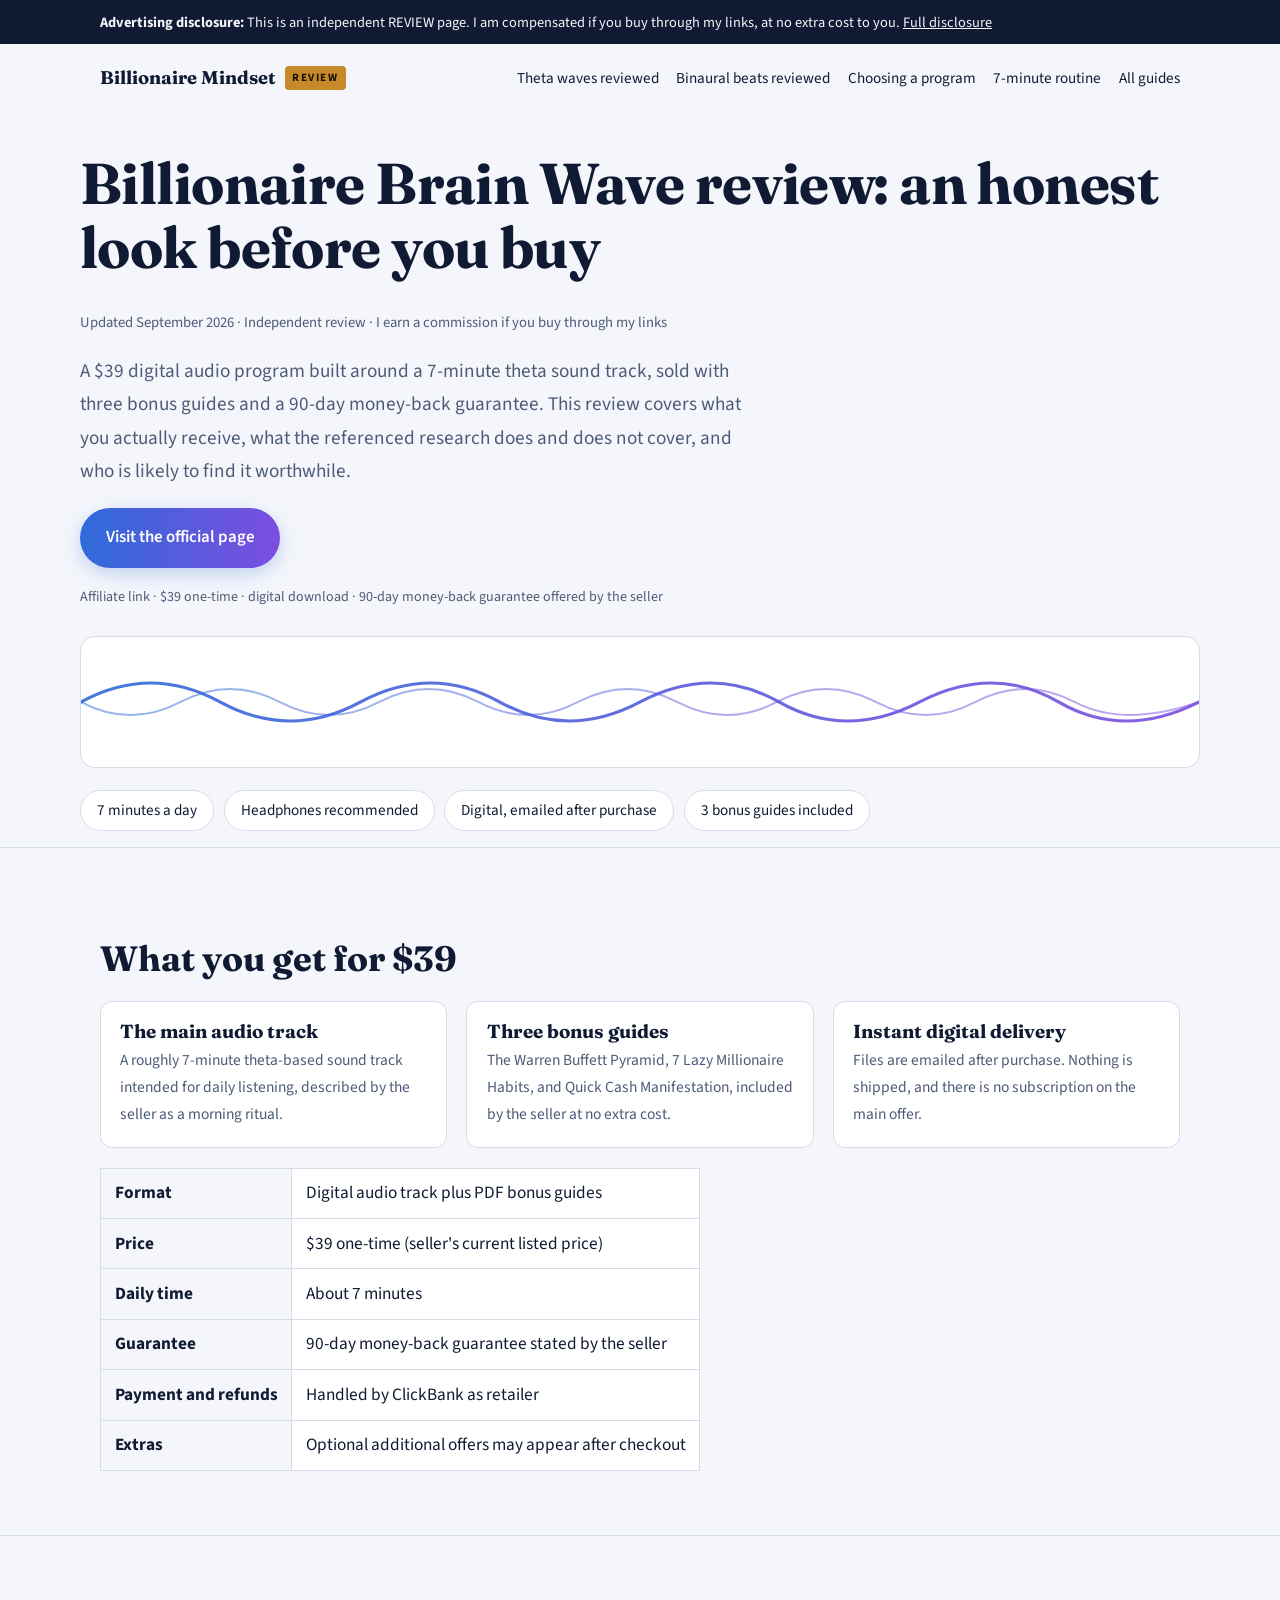
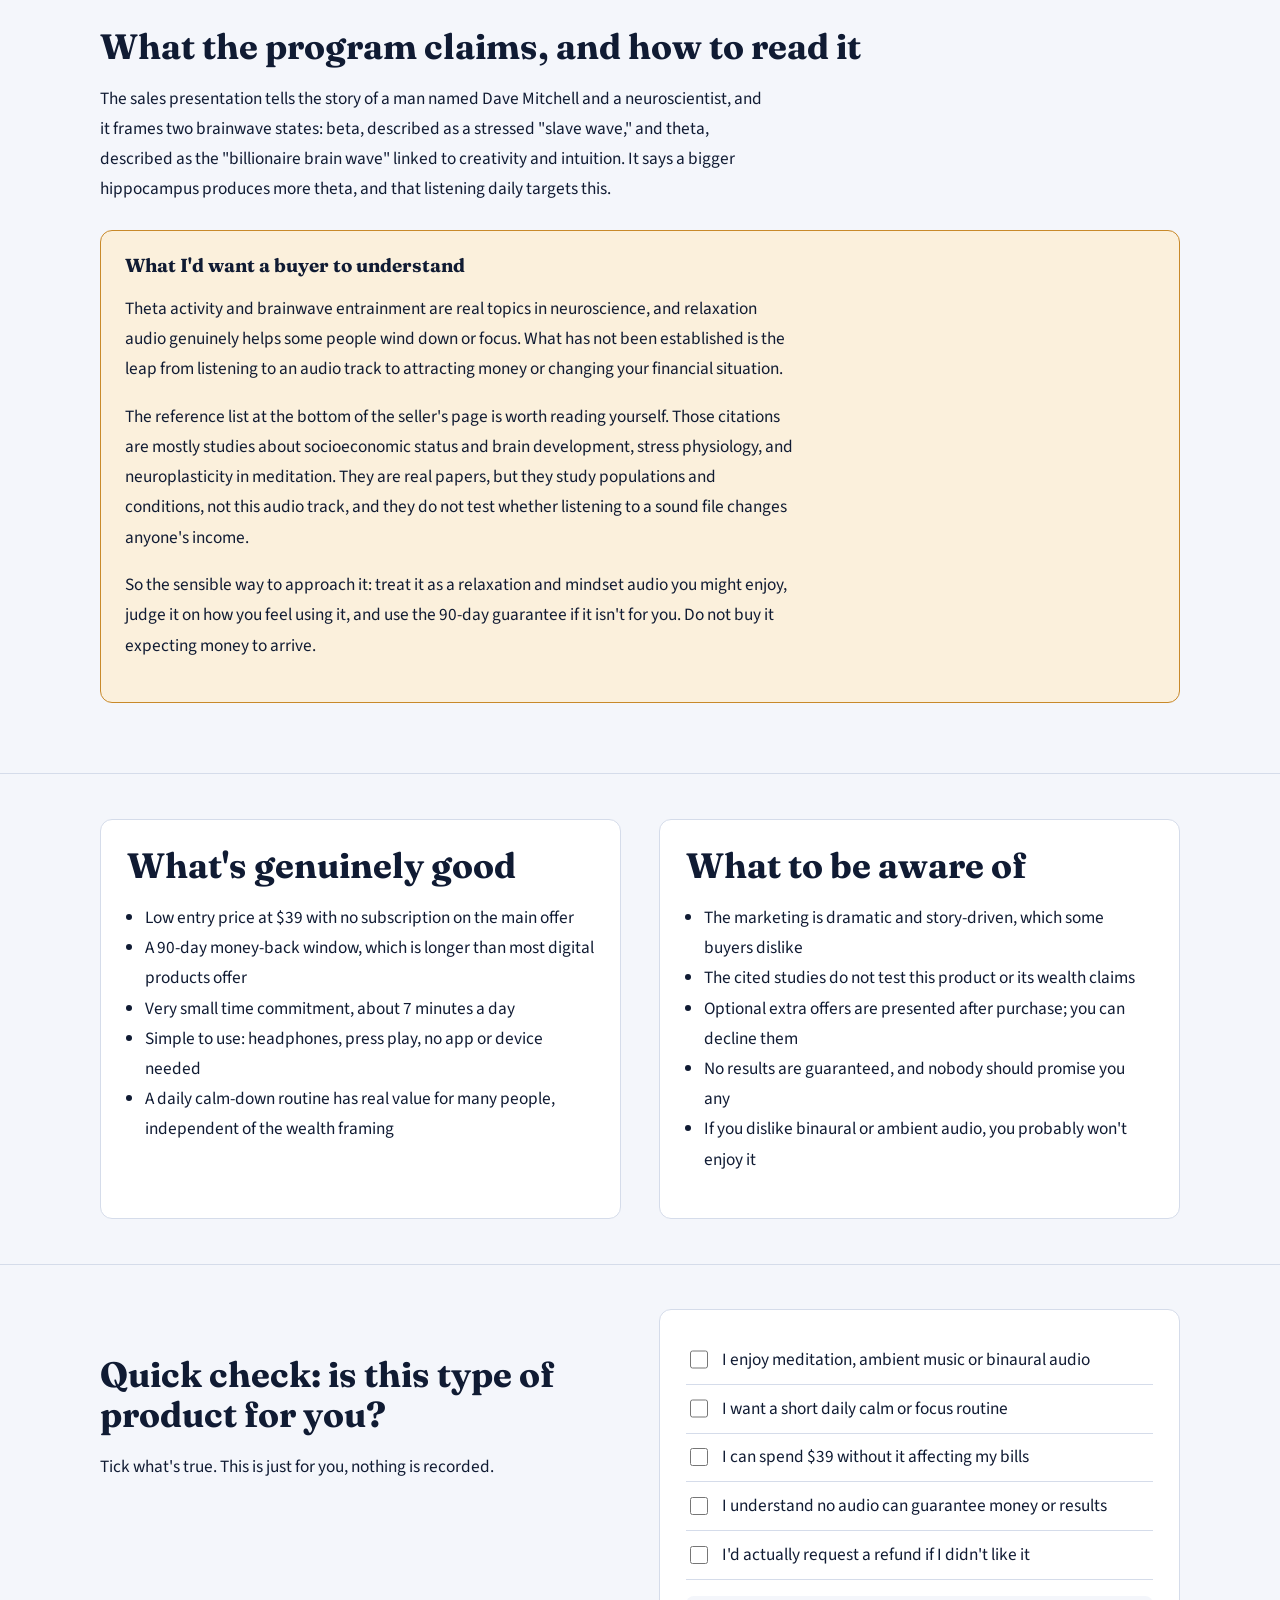
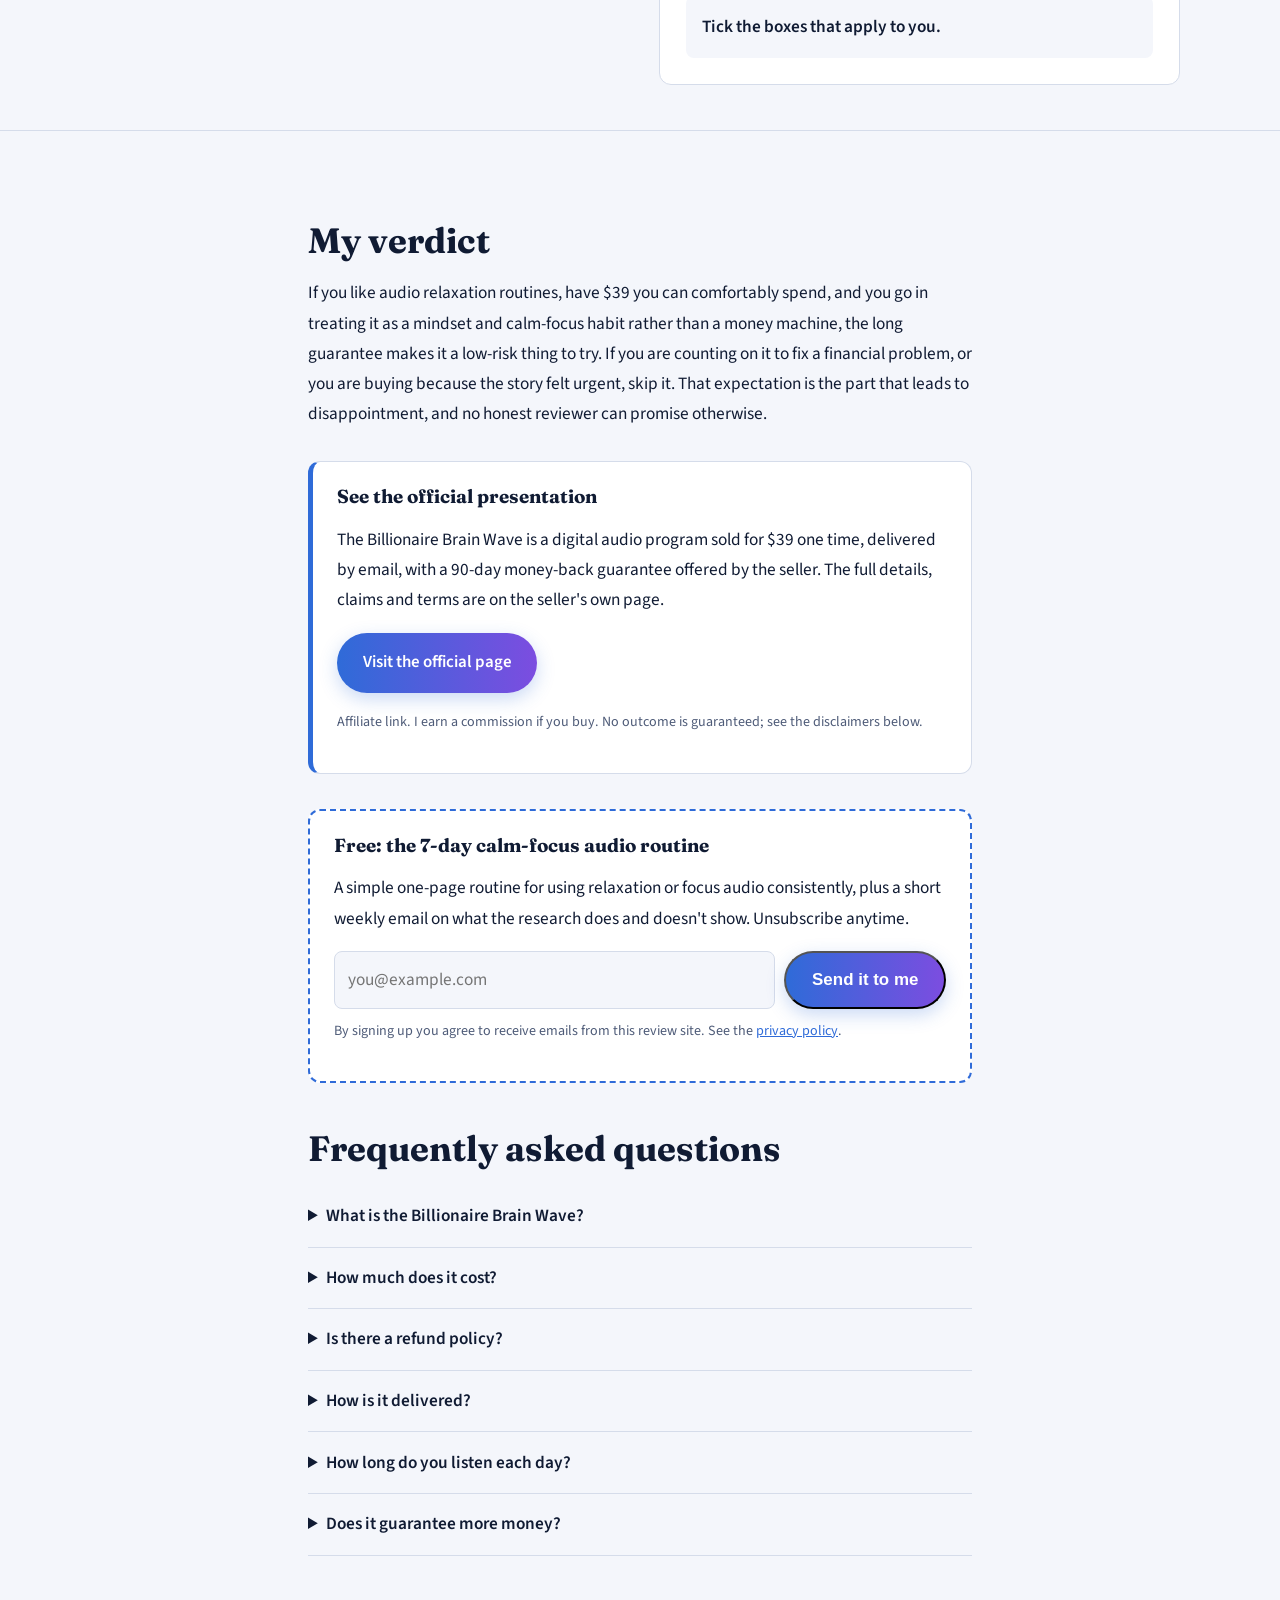
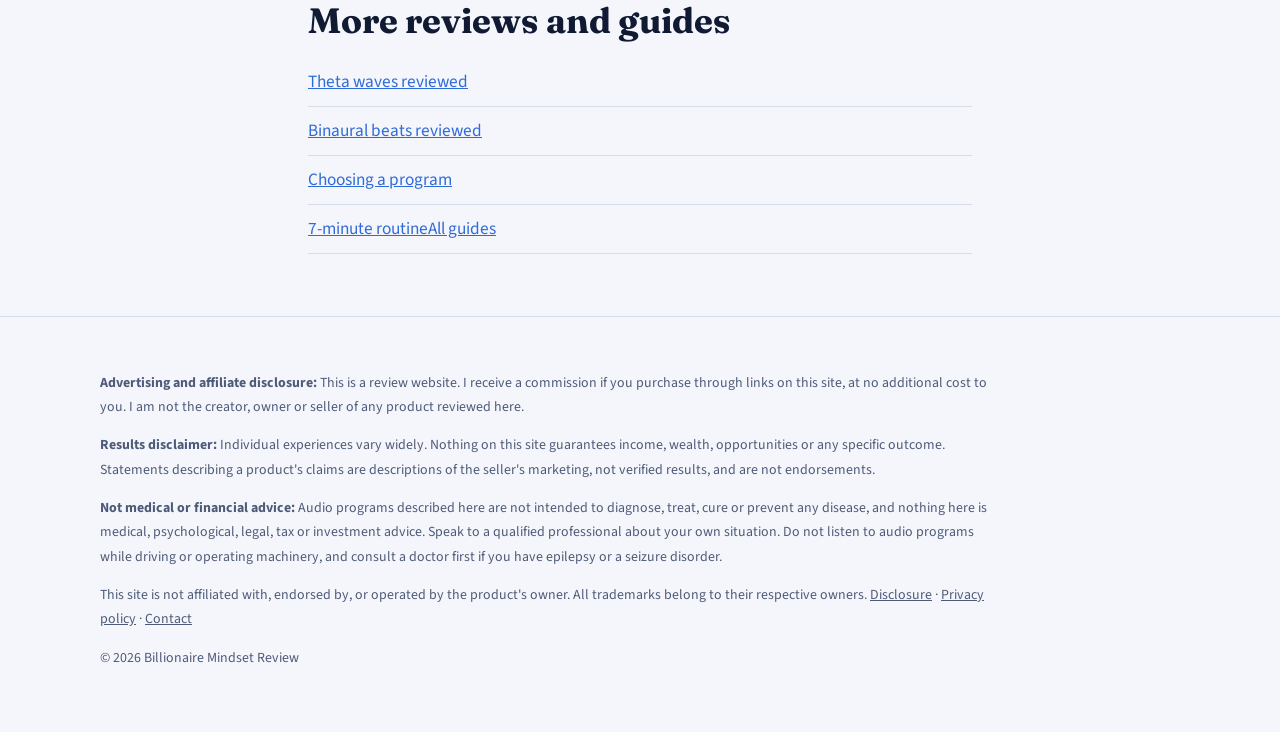
<file: index.html>
<!DOCTYPE html>
<html lang="en-US">
<head>
<meta charset="utf-8">
<meta name="viewport" content="width=device-width, initial-scale=1">
<title>Billionaire Brain Wave Review (2026): Price, What You Get &amp; Honest Verdict</title>
<meta name="description" content="An independent Billionaire Brain Wave review: what the $39 theta audio program includes, the 90-day guarantee, what the cited research covers, and who it suits.">
<meta name="robots" content="index, follow, max-image-preview:large">
<link rel="canonical" href="https://billionairemindsetreview.vercel.app/">
<meta property="og:type" content="article">
<meta property="og:title" content="Billionaire Brain Wave Review (2026): Price, What You Get &amp; Honest Verdict">
<meta property="og:description" content="An independent Billionaire Brain Wave review: what the $39 theta audio program includes, the 90-day guarantee, what the cited research covers, and who it suits.">
<meta property="og:url" content="https://billionairemindsetreview.vercel.app/">
<meta property="og:image" content="https://billionairemindsetreview.vercel.app/images/review-cover.png">
<meta property="og:site_name" content="Billionaire Mindset Review">
<meta name="twitter:card" content="summary_large_image">
<link rel="icon" href="/favicon.svg" type="image/svg+xml">
<link rel="preconnect" href="https://fonts.googleapis.com">
<link rel="preconnect" href="https://fonts.gstatic.com" crossorigin>
<link href="https://fonts.googleapis.com/css2?family=Fraunces:opsz,wght@9..144,700&family=Source+Sans+3:wght@400;600&display=swap" rel="stylesheet">
<link rel="stylesheet" href="/styles.css">
<script type="application/ld+json">[{"@context": "https://schema.org", "@type": "Article", "headline": "Billionaire Brain Wave Review (2026): Price, What You Get & Honest Verdict", "description": "An independent Billionaire Brain Wave review: what the $39 theta audio program includes, the 90-day guarantee, what the cited research covers, and who it suits.", "datePublished": "2026-09-23", "dateModified": "2026-09-23", "mainEntityOfPage": "https://billionairemindsetreview.vercel.app/", "image": "https://billionairemindsetreview.vercel.app/images/review-cover.png", "author": {"@type": "Person", "name": "Billionaire Mindset Review editor"}, "publisher": {"@type": "Organization", "name": "Billionaire Mindset Review"}}, {"@context": "https://schema.org", "@type": "FAQPage", "mainEntity": [{"@type": "Question", "name": "What is the Billionaire Brain Wave?", "acceptedAnswer": {"@type": "Answer", "text": "It is a digital audio program built around a roughly 7-minute theta-based sound track, sold online for $39 with three bonus digital guides. The seller says it targets theta brainwave activity and describes it as a daily listening ritual."}}, {"@type": "Question", "name": "How much does it cost?", "acceptedAnswer": {"@type": "Answer", "text": "The current price on the seller's page is $39 as a one-time payment. Additional optional offers may be presented after purchase."}}, {"@type": "Question", "name": "Is there a refund policy?", "acceptedAnswer": {"@type": "Answer", "text": "The seller advertises a 90-day money-back guarantee. Refund requests go through the seller and the payment processor, ClickBank."}}, {"@type": "Question", "name": "How is it delivered?", "acceptedAnswer": {"@type": "Answer", "text": "It is fully digital. The seller states the audio track is emailed after purchase, so there is no physical product and no shipping."}}, {"@type": "Question", "name": "How long do you listen each day?", "acceptedAnswer": {"@type": "Answer", "text": "The program is presented as about 7 minutes of listening per day, ideally with headphones."}}, {"@type": "Question", "name": "Does it guarantee more money?", "acceptedAnswer": {"@type": "Answer", "text": "No. No audio program can guarantee income or financial outcomes, and this review makes no such promise. The seller offers a money-back guarantee on satisfaction, not on results."}}]}]</script>
<meta name="google-site-verification" content="Jc-EWZfYHROQ_h7NVa6M3uL3v6FcnlrZYriEnXswsu8" />
</head>
<body>
<div class="disc"><div class="wrap"><p><strong>Advertising disclosure:</strong> This is an independent REVIEW page. I am compensated if you buy through my links, at no extra cost to you. <a href="/disclosure/" style="color:inherit">Full disclosure</a></p></div></div>
<header class="wrap top"><a class="brand" href="/">Billionaire Mindset <span class="tag">REVIEW</span></a><nav aria-label="Main"><a href="/theta-waves-and-money-mindset-review/">Theta waves reviewed</a><a href="/binaural-beats-benefits-review/">Binaural beats reviewed</a><a href="/manifestation-audio-programs-review/">Choosing a program</a><a href="/7-minute-morning-audio-routine-review/">7-minute routine</a><a href="/review-guides/">All guides</a></nav></header>
<main>
<div class="wrap hero">
<h1>Billionaire Brain Wave review: an honest look before you buy</h1>
<p class="meta">Updated September 2026 &middot; Independent review &middot; I earn a commission if you buy through my links</p>
<p class="lede">A $39 digital audio program built around a 7-minute theta sound track, sold with three bonus guides and a 90-day money-back guarantee. This review covers what you actually receive, what the referenced research does and does not cover, and who is likely to find it worthwhile.</p>
<p><a class="btn" href="https://c82d9rkpfu7yfv2-2f63pnkc72.hop.clickbank.net/?&amp;traffic_source=Google&amp;traffic_type=organic&amp;campaign=BM-hero" rel="sponsored nofollow noopener" target="_blank">Visit the official page</a></p>
<p class="fine">Affiliate link &middot; $39 one-time &middot; digital download &middot; 90-day money-back guarantee offered by the seller</p>
<div class="wavebox"><svg viewBox="0 0 900 130" preserveAspectRatio="none" role="img" aria-label="Sound wave illustration" style="height:130px">
<defs><linearGradient id="g1" x1="0" x2="1"><stop offset="0" stop-color="var(--wave)"/><stop offset="1" stop-color="var(--wave2)"/></linearGradient></defs>
<g fill="none" stroke="url(#g1)" stroke-linecap="round">
<path d="M0 65 Q 56 27 112 65 T 225 65 T 337 65 T 450 65 T 562 65 T 675 65 T 787 65 T 900 65" stroke-width="3" opacity=".9"/>
<path d="M0 65 Q 40 91 80 65 T 160 65 T 240 65 T 320 65 T 400 65 T 480 65 T 560 65 T 640 65 T 720 65 T 800 65 T 900 65" stroke-width="2" opacity=".5"/>
</g></svg></div>
<ul class="pillrow"><li>7 minutes a day</li><li>Headphones recommended</li><li>Digital, emailed after purchase</li><li>3 bonus guides included</li></ul>
</div>

<section><div class="wrap">
<h2>What you get for $39</h2>
<div class="grid3">
<div><h3>The main audio track</h3><p>A roughly 7-minute theta-based sound track intended for daily listening, described by the seller as a morning ritual.</p></div>
<div><h3>Three bonus guides</h3><p>The Warren Buffett Pyramid, 7 Lazy Millionaire Habits, and Quick Cash Manifestation, included by the seller at no extra cost.</p></div>
<div><h3>Instant digital delivery</h3><p>Files are emailed after purchase. Nothing is shipped, and there is no subscription on the main offer.</p></div>
</div>
<div class="tablewrap"><table>
<tr><th>Format</th><td>Digital audio track plus PDF bonus guides</td></tr>
<tr><th>Price</th><td>$39 one-time (seller's current listed price)</td></tr>
<tr><th>Daily time</th><td>About 7 minutes</td></tr>
<tr><th>Guarantee</th><td>90-day money-back guarantee stated by the seller</td></tr>
<tr><th>Payment and refunds</th><td>Handled by ClickBank as retailer</td></tr>
<tr><th>Extras</th><td>Optional additional offers may appear after checkout</td></tr>
</table></div>
</div></section>

<section><div class="wrap">
<h2>What the program claims, and how to read it</h2>
<p>The sales presentation tells the story of a man named Dave Mitchell and a neuroscientist, and it frames two brainwave states: beta, described as a stressed "slave wave," and theta, described as the "billionaire brain wave" linked to creativity and intuition. It says a bigger hippocampus produces more theta, and that listening daily targets this.</p>
<div class="balance">
<h3>What I'd want a buyer to understand</h3>
<p>Theta activity and brainwave entrainment are real topics in neuroscience, and relaxation audio genuinely helps some people wind down or focus. What has not been established is the leap from listening to an audio track to attracting money or changing your financial situation.</p>
<p>The reference list at the bottom of the seller's page is worth reading yourself. Those citations are mostly studies about socioeconomic status and brain development, stress physiology, and neuroplasticity in meditation. They are real papers, but they study populations and conditions, not this audio track, and they do not test whether listening to a sound file changes anyone's income.</p>
<p>So the sensible way to approach it: treat it as a relaxation and mindset audio you might enjoy, judge it on how you feel using it, and use the 90-day guarantee if it isn't for you. Do not buy it expecting money to arrive.</p>
</div>
</div></section>

<section><div class="wrap two">
<div class="panel">
<h2>What's genuinely good</h2>
<ul>
<li>Low entry price at $39 with no subscription on the main offer</li>
<li>A 90-day money-back window, which is longer than most digital products offer</li>
<li>Very small time commitment, about 7 minutes a day</li>
<li>Simple to use: headphones, press play, no app or device needed</li>
<li>A daily calm-down routine has real value for many people, independent of the wealth framing</li>
</ul>
</div>
<div class="panel">
<h2>What to be aware of</h2>
<ul>
<li>The marketing is dramatic and story-driven, which some buyers dislike</li>
<li>The cited studies do not test this product or its wealth claims</li>
<li>Optional extra offers are presented after purchase; you can decline them</li>
<li>No results are guaranteed, and nobody should promise you any</li>
<li>If you dislike binaural or ambient audio, you probably won't enjoy it</li>
</ul>
</div>
</div></section>

<section><div class="wrap two">
<div><h2>Quick check: is this type of product for you?</h2><p>Tick what's true. This is just for you, nothing is recorded.</p></div>
<div class="panel quiz" id="quiz">
<label><input type="checkbox"> I enjoy meditation, ambient music or binaural audio</label>
<label><input type="checkbox"> I want a short daily calm or focus routine</label>
<label><input type="checkbox"> I can spend $39 without it affecting my bills</label>
<label><input type="checkbox"> I understand no audio can guarantee money or results</label>
<label><input type="checkbox"> I'd actually request a refund if I didn't like it</label>
<div class="result" id="result" aria-live="polite">Tick the boxes that apply to you.</div>
</div>
</div></section>

<section><div class="wrap narrow">
<h2>My verdict</h2>
<p>If you like audio relaxation routines, have $39 you can comfortably spend, and you go in treating it as a mindset and calm-focus habit rather than a money machine, the long guarantee makes it a low-risk thing to try. If you are counting on it to fix a financial problem, or you are buying because the story felt urgent, skip it. That expectation is the part that leads to disappointment, and no honest reviewer can promise otherwise.</p>
<div class="cta"><h3>See the official presentation</h3>
<p>The Billionaire Brain Wave is a digital audio program sold for $39 one time, delivered by email, with a 90-day money-back guarantee offered by the seller. The full details, claims and terms are on the seller's own page.</p>
<p><a class="btn" href="https://c82d9rkpfu7yfv2-2f63pnkc72.hop.clickbank.net/?&amp;traffic_source=Google&amp;traffic_type=organic&amp;campaign=BM-verdict" rel="sponsored nofollow noopener" target="_blank">Visit the official page</a></p>
<p class="fine">Affiliate link. I earn a commission if you buy. No outcome is guaranteed; see the disclaimers below.</p></div>

<div class="signup">
  <h3>Free: the 7-day calm-focus audio routine</h3>
  <p>A simple one-page routine for using relaxation or focus audio consistently, plus a short weekly email on what the research does and doesn't show. Unsubscribe anytime.</p>
  <form class="js-signup" action="REPLACE_WITH_MAILERLITE" method="post">
    <label for="em" style="position:absolute;left:-9999px">Email address</label>
    <input id="em" type="email" name="fields[email]" placeholder="you@example.com" required autocomplete="email">
    <button class="btn" type="submit">Send it to me</button>
  </form>
  <p class="fine">By signing up you agree to receive emails from this review site. See the <a href="/privacy/">privacy policy</a>.</p>
</div>
<h2>Frequently asked questions</h2>
<details><summary>What is the Billionaire Brain Wave?</summary><p>It is a digital audio program built around a roughly 7-minute theta-based sound track, sold online for $39 with three bonus digital guides. The seller says it targets theta brainwave activity and describes it as a daily listening ritual.</p></details><details><summary>How much does it cost?</summary><p>The current price on the seller's page is $39 as a one-time payment. Additional optional offers may be presented after purchase.</p></details><details><summary>Is there a refund policy?</summary><p>The seller advertises a 90-day money-back guarantee. Refund requests go through the seller and the payment processor, ClickBank.</p></details><details><summary>How is it delivered?</summary><p>It is fully digital. The seller states the audio track is emailed after purchase, so there is no physical product and no shipping.</p></details><details><summary>How long do you listen each day?</summary><p>The program is presented as about 7 minutes of listening per day, ideally with headphones.</p></details><details><summary>Does it guarantee more money?</summary><p>No. No audio program can guarantee income or financial outcomes, and this review makes no such promise. The seller offers a money-back guarantee on satisfaction, not on results.</p></details>
<h2>More reviews and guides</h2><ul class="related"><li><a href="/theta-waves-and-money-mindset-review/">Theta waves reviewed</a></li><li><a href="/binaural-beats-benefits-review/">Binaural beats reviewed</a></li><li><a href="/manifestation-audio-programs-review/">Choosing a program</a></li><li><a href="/7-minute-morning-audio-routine-review/">7-minute routine</a><a href="/review-guides/">All guides</a></li></ul>
</div></section>
</main>
<script>
(function(){var b=document.getElementById("quiz");if(!b)return;var o=document.getElementById("result"),i=b.querySelectorAll("input");
function u(){var n=0;i.forEach(function(x){if(x.checked)n++});
o.textContent=n===0?"Tick the boxes that apply to you.":n>=4?n+" of 5: this type of program fits how you'd use it. Read the seller's page and terms before deciding.":n>=2?n+" of 5: it might suit you, but read the expectations section above first.":n+" of 5: this probably isn't the right purchase for you right now.";}
i.forEach(function(x){x.addEventListener("change",u)});})();
</script>
<footer><div class="wrap">
<p><strong>Advertising and affiliate disclosure:</strong> This is a review website. I receive a commission if you purchase through links on this site, at no additional cost to you. I am not the creator, owner or seller of any product reviewed here.</p>
<p><strong>Results disclaimer:</strong> Individual experiences vary widely. Nothing on this site guarantees income, wealth, opportunities or any specific outcome. Statements describing a product's claims are descriptions of the seller's marketing, not verified results, and are not endorsements.</p>
<p><strong>Not medical or financial advice:</strong> Audio programs described here are not intended to diagnose, treat, cure or prevent any disease, and nothing here is medical, psychological, legal, tax or investment advice. Speak to a qualified professional about your own situation. Do not listen to audio programs while driving or operating machinery, and consult a doctor first if you have epilepsy or a seizure disorder.</p>
<p>This site is not affiliated with, endorsed by, or operated by the product's owner. All trademarks belong to their respective owners. <a href="/disclosure/">Disclosure</a> &middot; <a href="/privacy/">Privacy policy</a> &middot; <a href="/contact/">Contact</a></p>
<p>&copy; 2026 Billionaire Mindset Review</p>
</div></footer>
<script>
document.querySelectorAll('.js-signup').forEach(function(f){if(f.getAttribute('action').indexOf('REPLACE')===0){f.addEventListener('submit',function(e){e.preventDefault();window.location.href='/free-routine/';});}});
</script>
</body></html>
</file>
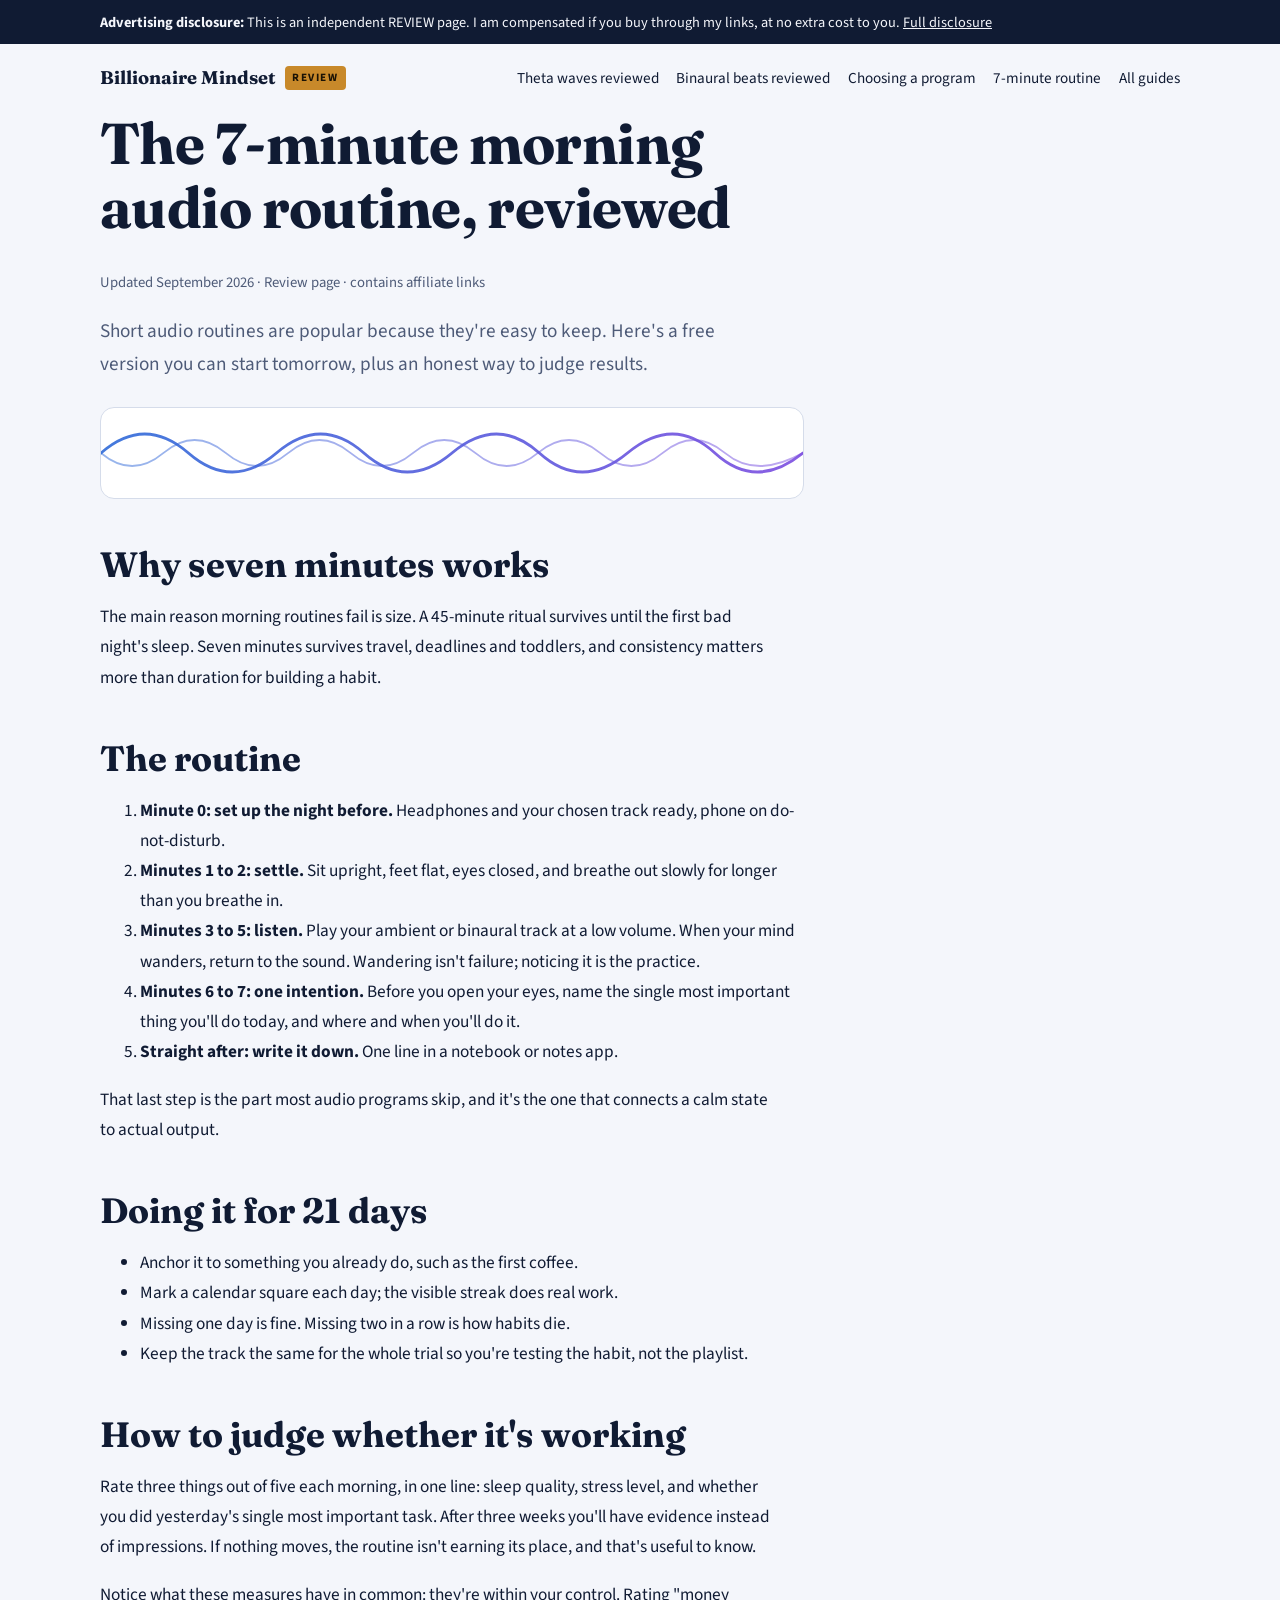
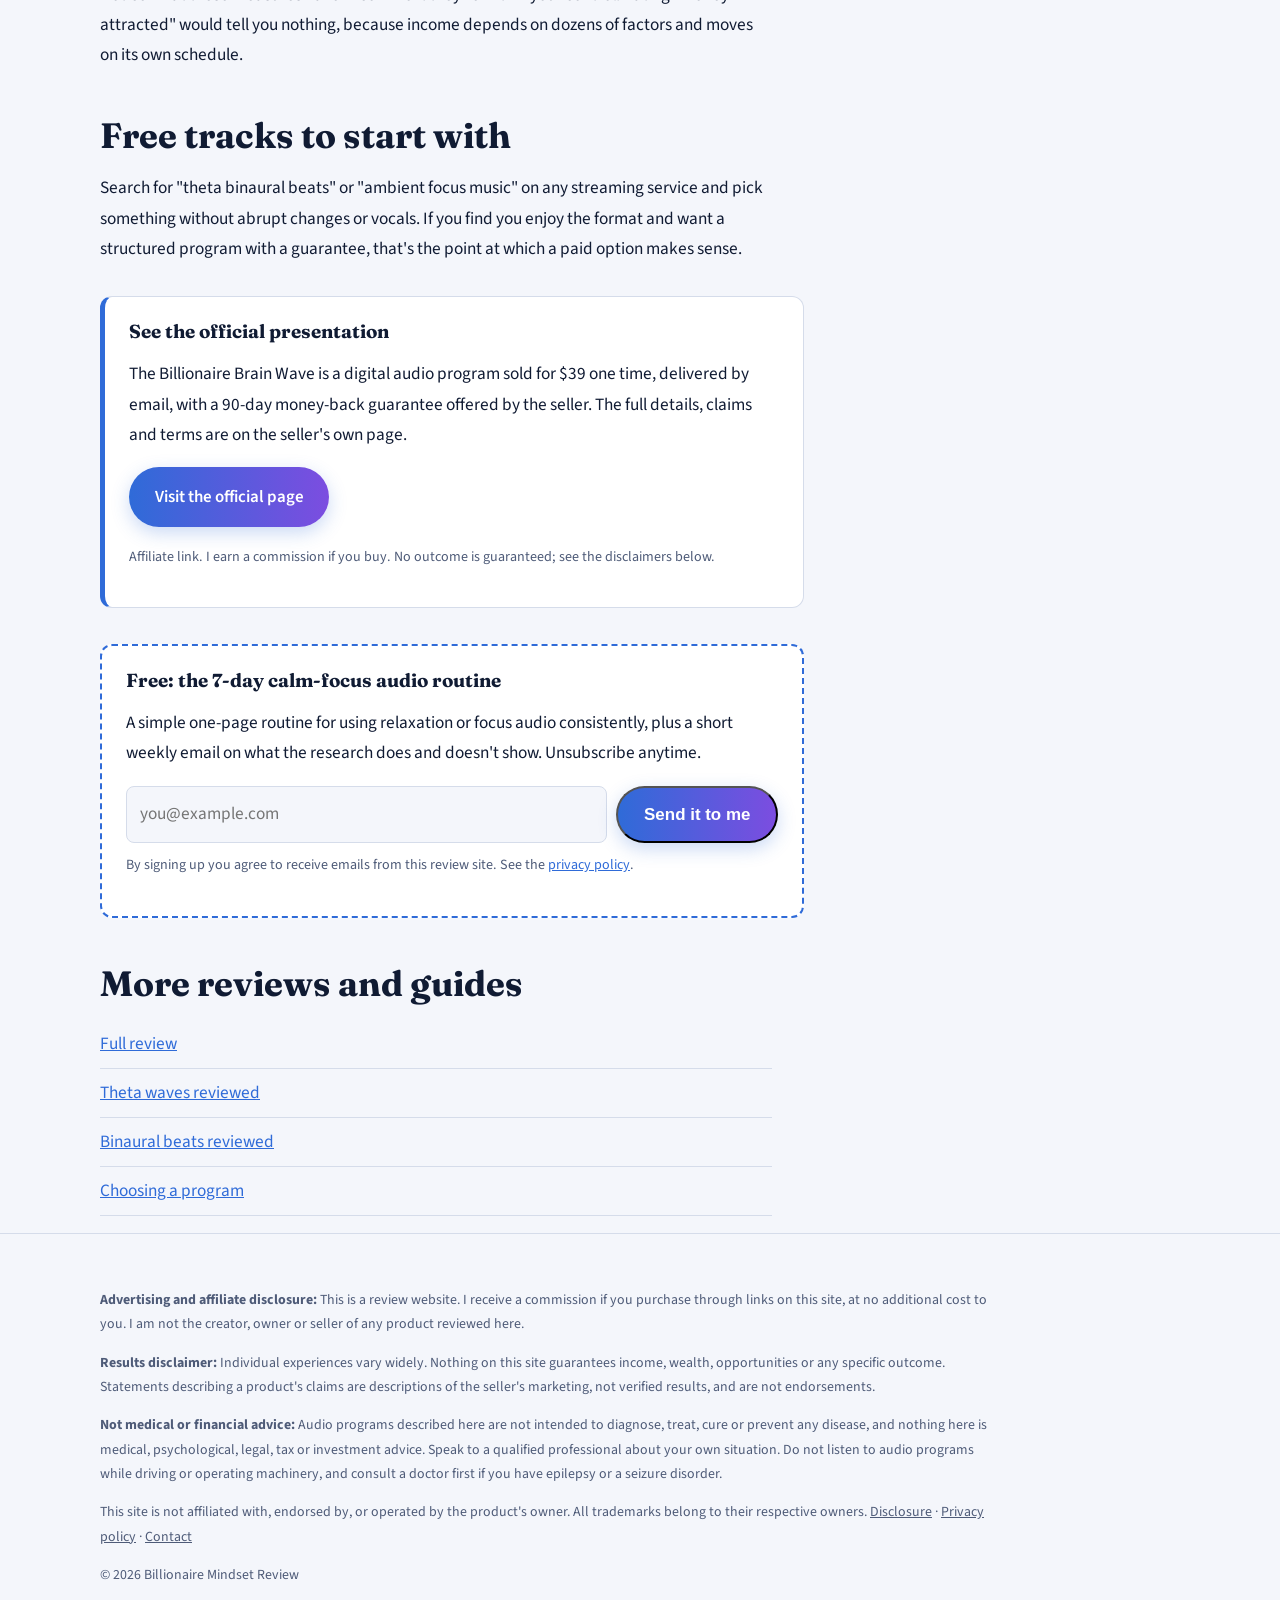
<file: 7-minute-morning-audio-routine-review/index.html>
<!DOCTYPE html>
<html lang="en-US">
<head>
<meta charset="utf-8">
<meta name="viewport" content="width=device-width, initial-scale=1">
<title>The 7-Minute Morning Audio Routine, Reviewed (Free Version)</title>
<meta name="description" content="A free 7-minute morning routine using relaxation audio: the exact steps, how to stay consistent for 21 days, and how to judge whether it&#x27;s working.">
<meta name="robots" content="index, follow, max-image-preview:large">
<link rel="canonical" href="https://billionairemindsetreview.vercel.app/7-minute-morning-audio-routine-review/">
<meta property="og:type" content="article">
<meta property="og:title" content="The 7-Minute Morning Audio Routine, Reviewed (Free Version)">
<meta property="og:description" content="A free 7-minute morning routine using relaxation audio: the exact steps, how to stay consistent for 21 days, and how to judge whether it&#x27;s working.">
<meta property="og:url" content="https://billionairemindsetreview.vercel.app/7-minute-morning-audio-routine-review/">
<meta property="og:image" content="https://billionairemindsetreview.vercel.app/images/review-cover.png">
<meta property="og:site_name" content="Billionaire Mindset Review">
<meta name="twitter:card" content="summary_large_image">
<link rel="icon" href="/favicon.svg" type="image/svg+xml">
<link rel="preconnect" href="https://fonts.googleapis.com">
<link rel="preconnect" href="https://fonts.gstatic.com" crossorigin>
<link href="https://fonts.googleapis.com/css2?family=Fraunces:opsz,wght@9..144,700&family=Source+Sans+3:wght@400;600&display=swap" rel="stylesheet">
<link rel="stylesheet" href="/styles.css">
<script type="application/ld+json">{"@context": "https://schema.org", "@type": "Article", "headline": "The 7-Minute Morning Audio Routine, Reviewed (Free Version)", "description": "A free 7-minute morning routine using relaxation audio: the exact steps, how to stay consistent for 21 days, and how to judge whether it's working.", "datePublished": "2026-09-23", "dateModified": "2026-09-23", "mainEntityOfPage": "https://billionairemindsetreview.vercel.app/7-minute-morning-audio-routine-review/", "image": "https://billionairemindsetreview.vercel.app/images/review-cover.png", "author": {"@type": "Person", "name": "Billionaire Mindset Review editor"}, "publisher": {"@type": "Organization", "name": "Billionaire Mindset Review"}}</script>
</head>
<body>
<div class="disc"><div class="wrap"><p><strong>Advertising disclosure:</strong> This is an independent REVIEW page. I am compensated if you buy through my links, at no extra cost to you. <a href="/disclosure/" style="color:inherit">Full disclosure</a></p></div></div>
<header class="wrap top"><a class="brand" href="/">Billionaire Mindset <span class="tag">REVIEW</span></a><nav aria-label="Main"><a href="/theta-waves-and-money-mindset-review/">Theta waves reviewed</a><a href="/binaural-beats-benefits-review/">Binaural beats reviewed</a><a href="/manifestation-audio-programs-review/">Choosing a program</a><a href="/7-minute-morning-audio-routine-review/">7-minute routine</a><a href="/review-guides/">All guides</a></nav></header>
<main class="wrap"><article class="narrow">
<h1>The 7-minute morning audio routine, reviewed</h1>
<p class="meta">Updated September 2026 &middot; Review page &middot; contains affiliate links</p>
<p class="lede">Short audio routines are popular because they're easy to keep. Here's a free version you can start tomorrow, plus an honest way to judge results.</p>
<div class="wavebox"><svg viewBox="0 0 900 90" preserveAspectRatio="none" role="img" aria-label="Sound wave illustration" style="height:90px">
<defs><linearGradient id="g1" x1="0" x2="1"><stop offset="0" stop-color="var(--wave)"/><stop offset="1" stop-color="var(--wave2)"/></linearGradient></defs>
<g fill="none" stroke="url(#g1)" stroke-linecap="round">
<path d="M0 45 Q 56 7 112 45 T 225 45 T 337 45 T 450 45 T 562 45 T 675 45 T 787 45 T 900 45" stroke-width="3" opacity=".9"/>
<path d="M0 45 Q 40 71 80 45 T 160 45 T 240 45 T 320 45 T 400 45 T 480 45 T 560 45 T 640 45 T 720 45 T 800 45 T 900 45" stroke-width="2" opacity=".5"/>
</g></svg></div>

<h2>Why seven minutes works</h2>
<p>The main reason morning routines fail is size. A 45-minute ritual survives until the first bad night's sleep. Seven minutes survives travel, deadlines and toddlers, and consistency matters more than duration for building a habit.</p>

<h2>The routine</h2>
<ol>
<li><strong>Minute 0: set up the night before.</strong> Headphones and your chosen track ready, phone on do-not-disturb.</li>
<li><strong>Minutes 1 to 2: settle.</strong> Sit upright, feet flat, eyes closed, and breathe out slowly for longer than you breathe in.</li>
<li><strong>Minutes 3 to 5: listen.</strong> Play your ambient or binaural track at a low volume. When your mind wanders, return to the sound. Wandering isn't failure; noticing it is the practice.</li>
<li><strong>Minutes 6 to 7: one intention.</strong> Before you open your eyes, name the single most important thing you'll do today, and where and when you'll do it.</li>
<li><strong>Straight after: write it down.</strong> One line in a notebook or notes app.</li>
</ol>
<p>That last step is the part most audio programs skip, and it's the one that connects a calm state to actual output.</p>

<h2>Doing it for 21 days</h2>
<ul>
<li>Anchor it to something you already do, such as the first coffee.</li>
<li>Mark a calendar square each day; the visible streak does real work.</li>
<li>Missing one day is fine. Missing two in a row is how habits die.</li>
<li>Keep the track the same for the whole trial so you're testing the habit, not the playlist.</li>
</ul>

<h2>How to judge whether it's working</h2>
<p>Rate three things out of five each morning, in one line: sleep quality, stress level, and whether you did yesterday's single most important task. After three weeks you'll have evidence instead of impressions. If nothing moves, the routine isn't earning its place, and that's useful to know.</p>
<p>Notice what these measures have in common: they're within your control. Rating "money attracted" would tell you nothing, because income depends on dozens of factors and moves on its own schedule.</p>

<h2>Free tracks to start with</h2>
<p>Search for "theta binaural beats" or "ambient focus music" on any streaming service and pick something without abrupt changes or vocals. If you find you enjoy the format and want a structured program with a guarantee, that's the point at which a paid option makes sense.</p>

<div class="cta"><h3>See the official presentation</h3>
<p>The Billionaire Brain Wave is a digital audio program sold for $39 one time, delivered by email, with a 90-day money-back guarantee offered by the seller. The full details, claims and terms are on the seller's own page.</p>
<p><a class="btn" href="https://c82d9rkpfu7yfv2-2f63pnkc72.hop.clickbank.net/?&amp;traffic_source=Google&amp;traffic_type=organic&amp;campaign=BM-routine" rel="sponsored nofollow noopener" target="_blank">Visit the official page</a></p>
<p class="fine">Affiliate link. I earn a commission if you buy. No outcome is guaranteed; see the disclaimers below.</p></div>

<div class="signup">
  <h3>Free: the 7-day calm-focus audio routine</h3>
  <p>A simple one-page routine for using relaxation or focus audio consistently, plus a short weekly email on what the research does and doesn't show. Unsubscribe anytime.</p>
  <form class="js-signup" action="REPLACE_WITH_MAILERLITE" method="post">
    <label for="em" style="position:absolute;left:-9999px">Email address</label>
    <input id="em" type="email" name="fields[email]" placeholder="you@example.com" required autocomplete="email">
    <button class="btn" type="submit">Send it to me</button>
  </form>
  <p class="fine">By signing up you agree to receive emails from this review site. See the <a href="/privacy/">privacy policy</a>.</p>
</div>
<h2>More reviews and guides</h2><ul class="related"><li><a href="/">Full review</a></li><li><a href="/theta-waves-and-money-mindset-review/">Theta waves reviewed</a></li><li><a href="/binaural-beats-benefits-review/">Binaural beats reviewed</a></li><li><a href="/manifestation-audio-programs-review/">Choosing a program</a></li></ul>
</article></main>
<footer><div class="wrap">
<p><strong>Advertising and affiliate disclosure:</strong> This is a review website. I receive a commission if you purchase through links on this site, at no additional cost to you. I am not the creator, owner or seller of any product reviewed here.</p>
<p><strong>Results disclaimer:</strong> Individual experiences vary widely. Nothing on this site guarantees income, wealth, opportunities or any specific outcome. Statements describing a product's claims are descriptions of the seller's marketing, not verified results, and are not endorsements.</p>
<p><strong>Not medical or financial advice:</strong> Audio programs described here are not intended to diagnose, treat, cure or prevent any disease, and nothing here is medical, psychological, legal, tax or investment advice. Speak to a qualified professional about your own situation. Do not listen to audio programs while driving or operating machinery, and consult a doctor first if you have epilepsy or a seizure disorder.</p>
<p>This site is not affiliated with, endorsed by, or operated by the product's owner. All trademarks belong to their respective owners. <a href="/disclosure/">Disclosure</a> &middot; <a href="/privacy/">Privacy policy</a> &middot; <a href="/contact/">Contact</a></p>
<p>&copy; 2026 Billionaire Mindset Review</p>
</div></footer>
<script>
document.querySelectorAll('.js-signup').forEach(function(f){if(f.getAttribute('action').indexOf('REPLACE')===0){f.addEventListener('submit',function(e){e.preventDefault();window.location.href='/free-routine/';});}});
</script>
</body></html>
</file>
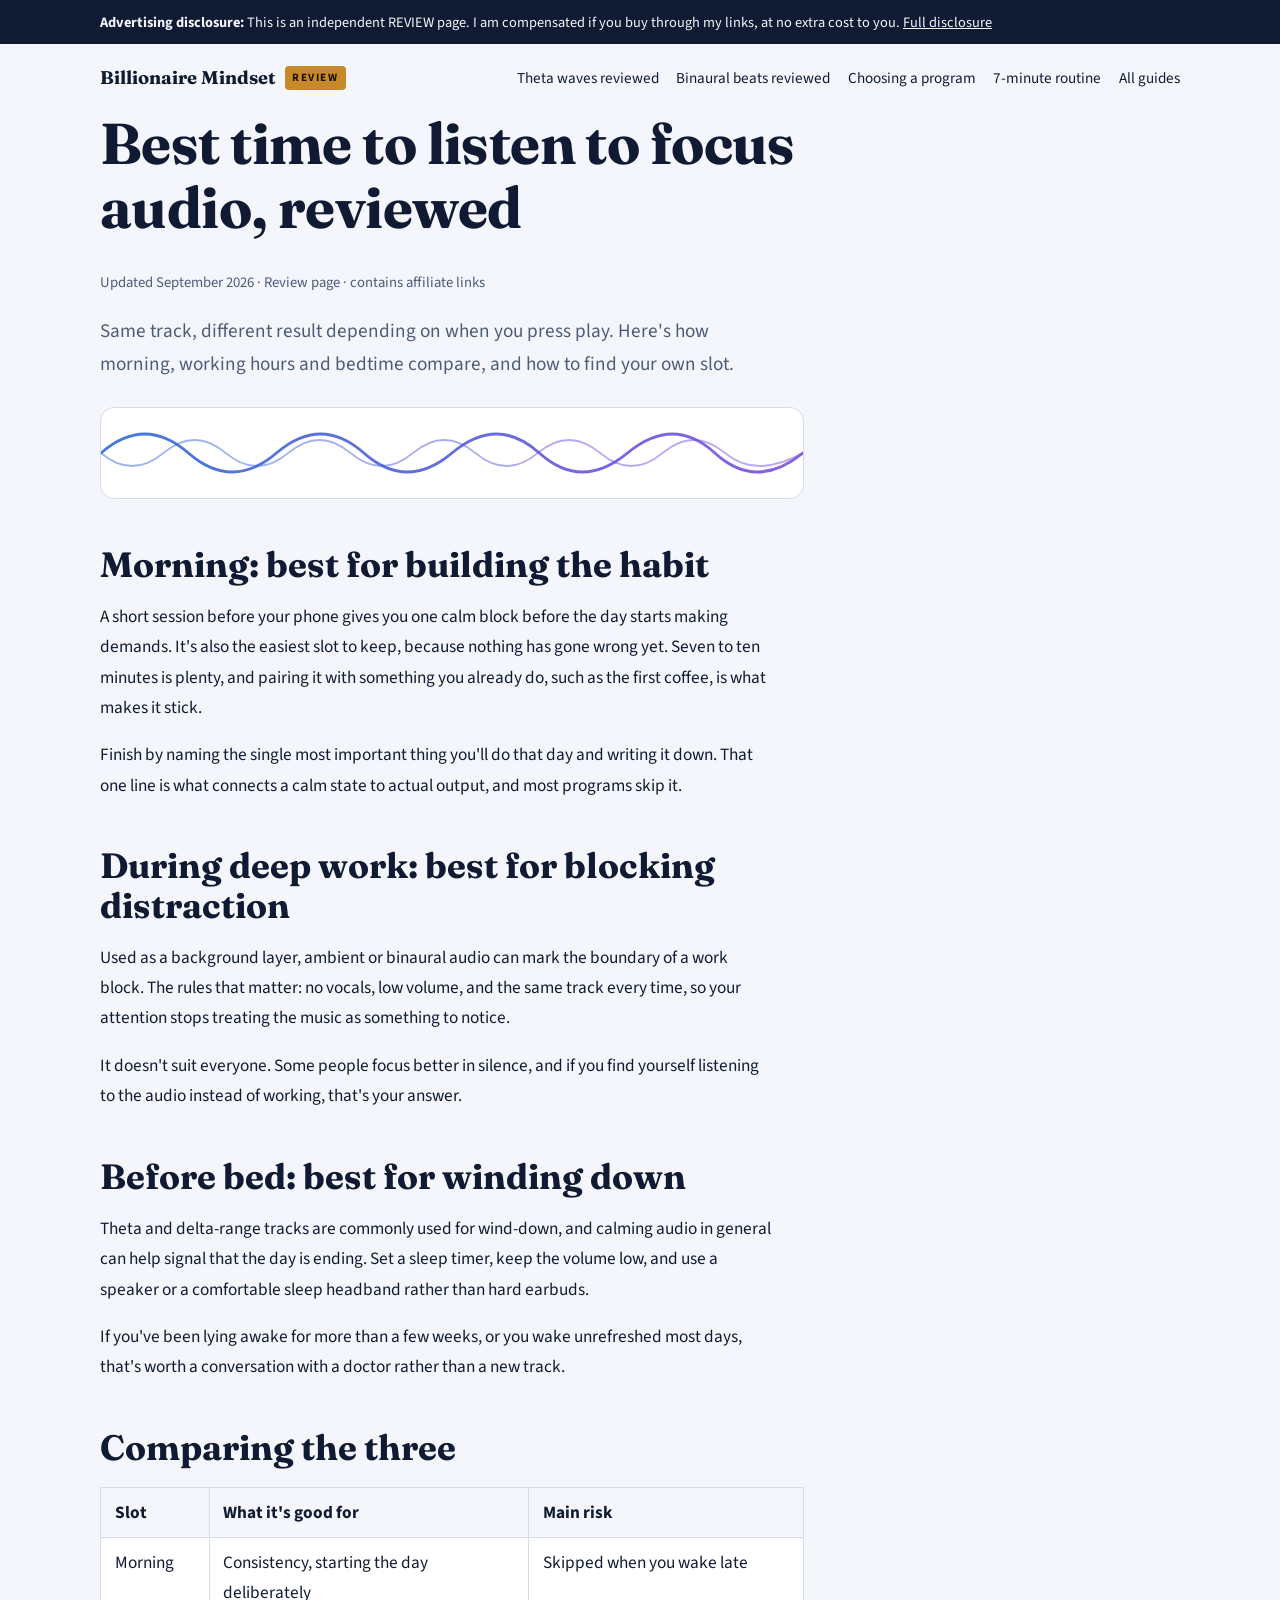
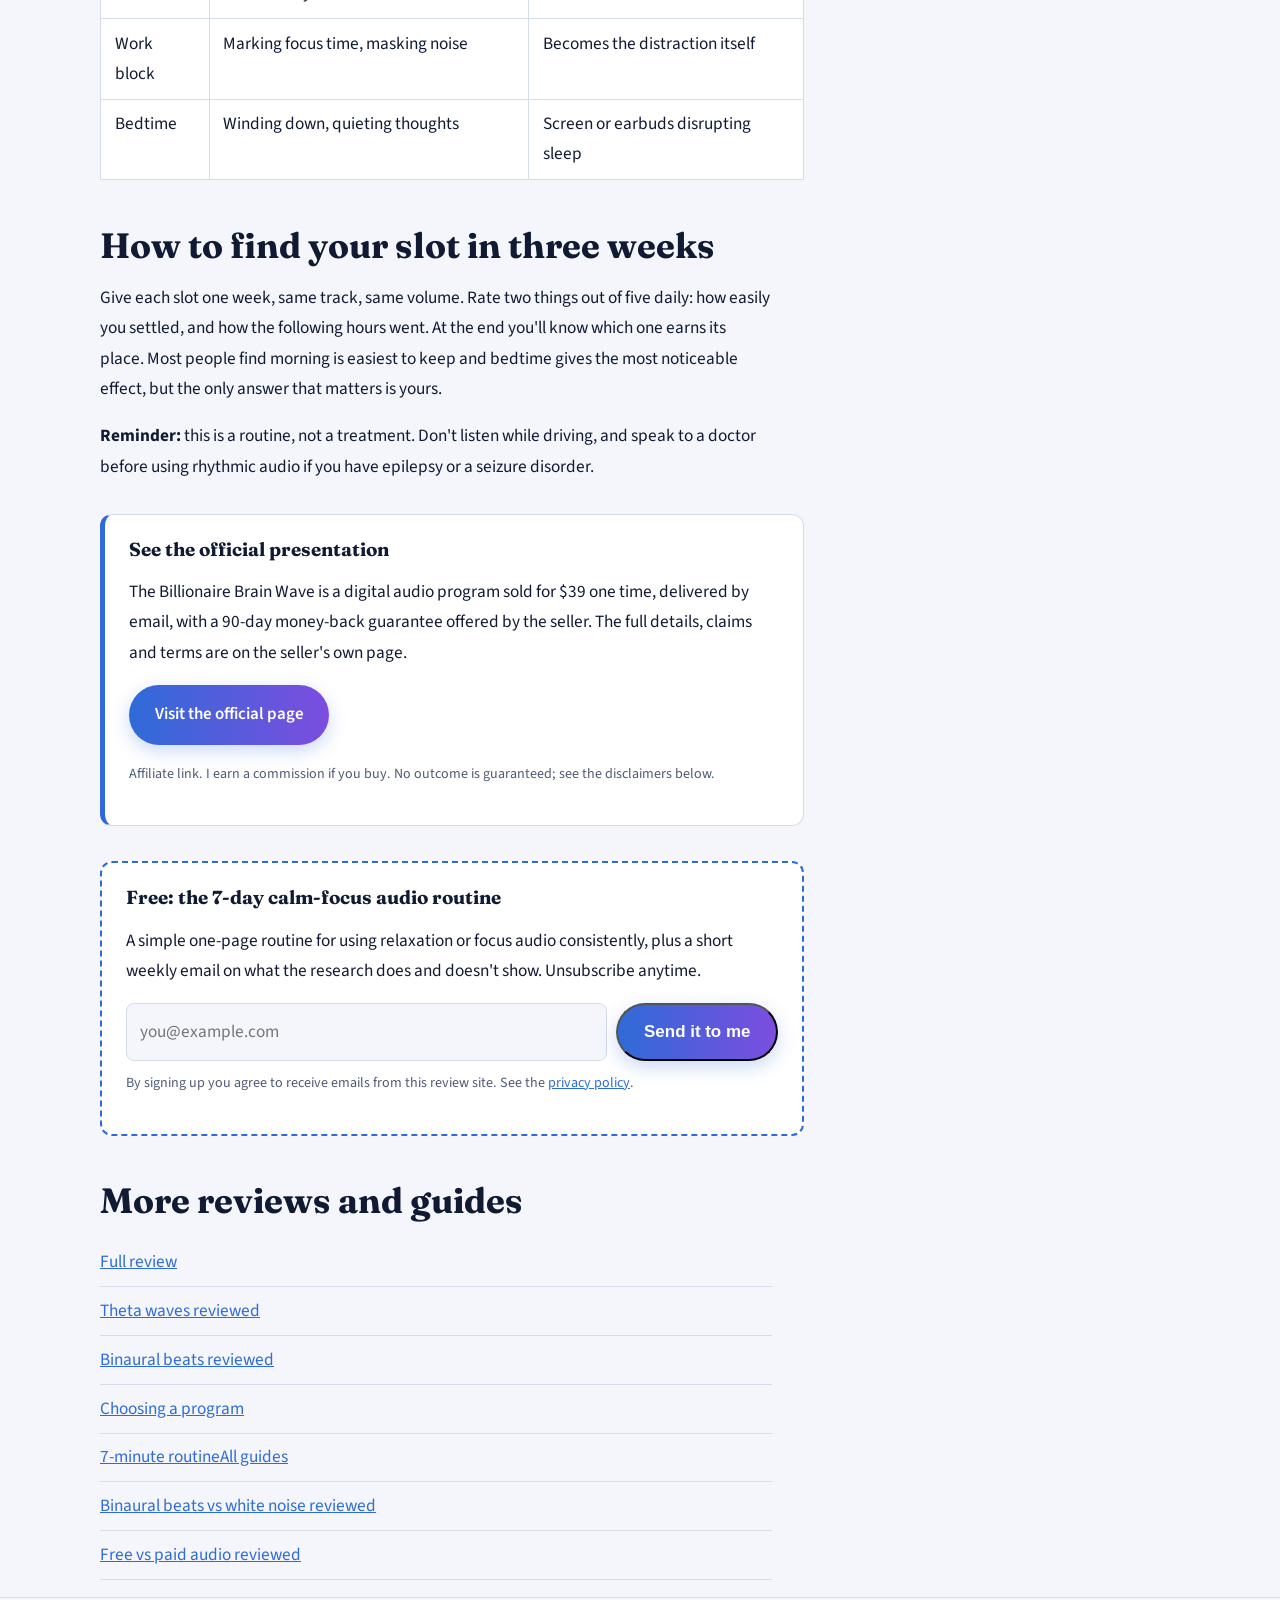
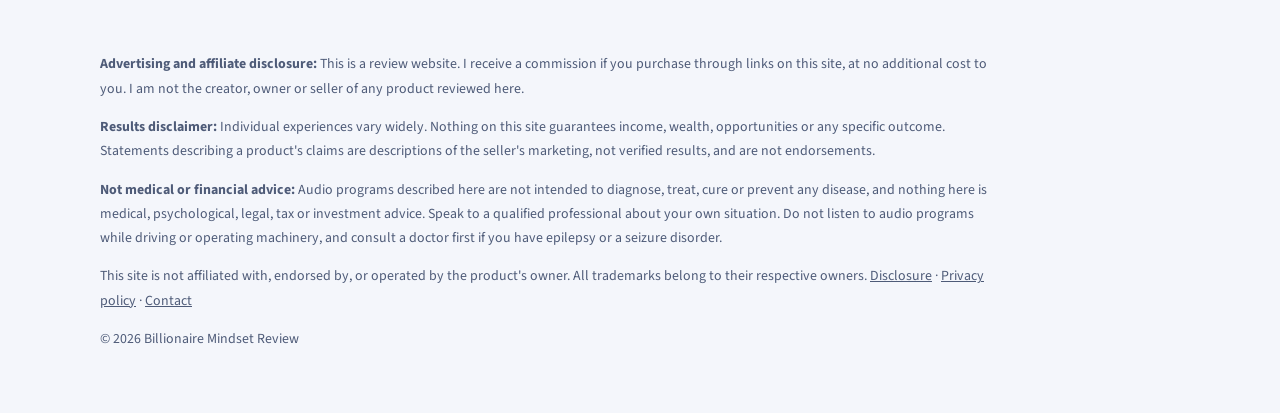
<file: best-time-to-listen-focus-audio-review/index.html>
<!DOCTYPE html>
<html lang="en-US">
<head>
<meta charset="utf-8">
<meta name="viewport" content="width=device-width, initial-scale=1">
<title>Best Time to Listen to Focus Audio: Morning, Work or Night (Reviewed)</title>
<meta name="description" content="A review of when to use focus and relaxation audio: morning routines, deep work blocks and bedtime, with what to expect from each and how to test it.">
<meta name="robots" content="index, follow, max-image-preview:large">
<link rel="canonical" href="https://billionairemindsetreview.vercel.app/best-time-to-listen-focus-audio-review/">
<meta property="og:type" content="article">
<meta property="og:title" content="Best Time to Listen to Focus Audio: Morning, Work or Night (Reviewed)">
<meta property="og:description" content="A review of when to use focus and relaxation audio: morning routines, deep work blocks and bedtime, with what to expect from each and how to test it.">
<meta property="og:url" content="https://billionairemindsetreview.vercel.app/best-time-to-listen-focus-audio-review/">
<meta property="og:image" content="https://billionairemindsetreview.vercel.app/images/review-cover.png">
<meta property="og:site_name" content="Billionaire Mindset Review">
<meta name="twitter:card" content="summary_large_image">
<link rel="icon" href="/favicon.svg" type="image/svg+xml">
<link rel="preconnect" href="https://fonts.googleapis.com">
<link rel="preconnect" href="https://fonts.gstatic.com" crossorigin>
<link href="https://fonts.googleapis.com/css2?family=Fraunces:opsz,wght@9..144,700&family=Source+Sans+3:wght@400;600&display=swap" rel="stylesheet">
<link rel="stylesheet" href="/styles.css">
<script type="application/ld+json">{"@context": "https://schema.org", "@type": "Article", "headline": "Best Time to Listen to Focus Audio: Morning, Work or Night (Reviewed)", "description": "A review of when to use focus and relaxation audio: morning routines, deep work blocks and bedtime, with what to expect from each and how to test it.", "datePublished": "2026-09-23", "dateModified": "2026-09-23", "mainEntityOfPage": "https://billionairemindsetreview.vercel.app/best-time-to-listen-focus-audio-review/", "image": "https://billionairemindsetreview.vercel.app/images/review-cover.png", "author": {"@type": "Person", "name": "Billionaire Mindset Review editor"}, "publisher": {"@type": "Organization", "name": "Billionaire Mindset Review"}}</script>
</head>
<body>
<div class="disc"><div class="wrap"><p><strong>Advertising disclosure:</strong> This is an independent REVIEW page. I am compensated if you buy through my links, at no extra cost to you. <a href="/disclosure/" style="color:inherit">Full disclosure</a></p></div></div>
<header class="wrap top"><a class="brand" href="/">Billionaire Mindset <span class="tag">REVIEW</span></a><nav aria-label="Main"><a href="/theta-waves-and-money-mindset-review/">Theta waves reviewed</a><a href="/binaural-beats-benefits-review/">Binaural beats reviewed</a><a href="/manifestation-audio-programs-review/">Choosing a program</a><a href="/7-minute-morning-audio-routine-review/">7-minute routine</a><a href="/review-guides/">All guides</a></nav></header>
<main class="wrap"><article class="narrow">
<h1>Best time to listen to focus audio, reviewed</h1>
<p class="meta">Updated September 2026 &middot; Review page &middot; contains affiliate links</p>
<p class="lede">Same track, different result depending on when you press play. Here's how morning, working hours and bedtime compare, and how to find your own slot.</p>
<div class="wavebox"><svg viewBox="0 0 900 90" preserveAspectRatio="none" role="img" aria-label="Sound wave illustration" style="height:90px">
<defs><linearGradient id="g1" x1="0" x2="1"><stop offset="0" stop-color="var(--wave)"/><stop offset="1" stop-color="var(--wave2)"/></linearGradient></defs>
<g fill="none" stroke="url(#g1)" stroke-linecap="round">
<path d="M0 45 Q 56 7 112 45 T 225 45 T 337 45 T 450 45 T 562 45 T 675 45 T 787 45 T 900 45" stroke-width="3" opacity=".9"/>
<path d="M0 45 Q 40 71 80 45 T 160 45 T 240 45 T 320 45 T 400 45 T 480 45 T 560 45 T 640 45 T 720 45 T 800 45 T 900 45" stroke-width="2" opacity=".5"/>
</g></svg></div>

<h2>Morning: best for building the habit</h2>
<p>A short session before your phone gives you one calm block before the day starts making demands. It's also the easiest slot to keep, because nothing has gone wrong yet. Seven to ten minutes is plenty, and pairing it with something you already do, such as the first coffee, is what makes it stick.</p>
<p>Finish by naming the single most important thing you'll do that day and writing it down. That one line is what connects a calm state to actual output, and most programs skip it.</p>

<h2>During deep work: best for blocking distraction</h2>
<p>Used as a background layer, ambient or binaural audio can mark the boundary of a work block. The rules that matter: no vocals, low volume, and the same track every time, so your attention stops treating the music as something to notice.</p>
<p>It doesn't suit everyone. Some people focus better in silence, and if you find yourself listening to the audio instead of working, that's your answer.</p>

<h2>Before bed: best for winding down</h2>
<p>Theta and delta-range tracks are commonly used for wind-down, and calming audio in general can help signal that the day is ending. Set a sleep timer, keep the volume low, and use a speaker or a comfortable sleep headband rather than hard earbuds.</p>
<p>If you've been lying awake for more than a few weeks, or you wake unrefreshed most days, that's worth a conversation with a doctor rather than a new track.</p>

<h2>Comparing the three</h2>
<div class="tablewrap"><table>
<tr><th>Slot</th><th>What it's good for</th><th>Main risk</th></tr>
<tr><td>Morning</td><td>Consistency, starting the day deliberately</td><td>Skipped when you wake late</td></tr>
<tr><td>Work block</td><td>Marking focus time, masking noise</td><td>Becomes the distraction itself</td></tr>
<tr><td>Bedtime</td><td>Winding down, quieting thoughts</td><td>Screen or earbuds disrupting sleep</td></tr>
</table></div>

<h2>How to find your slot in three weeks</h2>
<p>Give each slot one week, same track, same volume. Rate two things out of five daily: how easily you settled, and how the following hours went. At the end you'll know which one earns its place. Most people find morning is easiest to keep and bedtime gives the most noticeable effect, but the only answer that matters is yours.</p>
<p><strong>Reminder:</strong> this is a routine, not a treatment. Don't listen while driving, and speak to a doctor before using rhythmic audio if you have epilepsy or a seizure disorder.</p>

<div class="cta"><h3>See the official presentation</h3>
<p>The Billionaire Brain Wave is a digital audio program sold for $39 one time, delivered by email, with a 90-day money-back guarantee offered by the seller. The full details, claims and terms are on the seller's own page.</p>
<p><a class="btn" href="https://c82d9rkpfu7yfv2-2f63pnkc72.hop.clickbank.net/?&amp;traffic_source=Google&amp;traffic_type=organic&amp;campaign=BM-timing" rel="sponsored nofollow noopener" target="_blank">Visit the official page</a></p>
<p class="fine">Affiliate link. I earn a commission if you buy. No outcome is guaranteed; see the disclaimers below.</p></div>

<div class="signup">
  <h3>Free: the 7-day calm-focus audio routine</h3>
  <p>A simple one-page routine for using relaxation or focus audio consistently, plus a short weekly email on what the research does and doesn't show. Unsubscribe anytime.</p>
  <form class="js-signup" action="REPLACE_WITH_MAILERLITE" method="post">
    <label for="em" style="position:absolute;left:-9999px">Email address</label>
    <input id="em" type="email" name="fields[email]" placeholder="you@example.com" required autocomplete="email">
    <button class="btn" type="submit">Send it to me</button>
  </form>
  <p class="fine">By signing up you agree to receive emails from this review site. See the <a href="/privacy/">privacy policy</a>.</p>
</div>
<h2>More reviews and guides</h2><ul class="related"><li><a href="/">Full review</a></li><li><a href="/theta-waves-and-money-mindset-review/">Theta waves reviewed</a></li><li><a href="/binaural-beats-benefits-review/">Binaural beats reviewed</a></li><li><a href="/manifestation-audio-programs-review/">Choosing a program</a></li><li><a href="/7-minute-morning-audio-routine-review/">7-minute routine</a><a href="/review-guides/">All guides</a></li><li><a href="/binaural-beats-vs-white-noise-review/">Binaural beats vs white noise reviewed</a></li><li><a href="/free-vs-paid-binaural-beats-review/">Free vs paid audio reviewed</a></li></ul>
</article></main>
<footer><div class="wrap">
<p><strong>Advertising and affiliate disclosure:</strong> This is a review website. I receive a commission if you purchase through links on this site, at no additional cost to you. I am not the creator, owner or seller of any product reviewed here.</p>
<p><strong>Results disclaimer:</strong> Individual experiences vary widely. Nothing on this site guarantees income, wealth, opportunities or any specific outcome. Statements describing a product's claims are descriptions of the seller's marketing, not verified results, and are not endorsements.</p>
<p><strong>Not medical or financial advice:</strong> Audio programs described here are not intended to diagnose, treat, cure or prevent any disease, and nothing here is medical, psychological, legal, tax or investment advice. Speak to a qualified professional about your own situation. Do not listen to audio programs while driving or operating machinery, and consult a doctor first if you have epilepsy or a seizure disorder.</p>
<p>This site is not affiliated with, endorsed by, or operated by the product's owner. All trademarks belong to their respective owners. <a href="/disclosure/">Disclosure</a> &middot; <a href="/privacy/">Privacy policy</a> &middot; <a href="/contact/">Contact</a></p>
<p>&copy; 2026 Billionaire Mindset Review</p>
</div></footer>
<script>
document.querySelectorAll('.js-signup').forEach(function(f){if(f.getAttribute('action').indexOf('REPLACE')===0){f.addEventListener('submit',function(e){e.preventDefault();window.location.href='/free-routine/';});}});
</script>
</body></html>
</file>
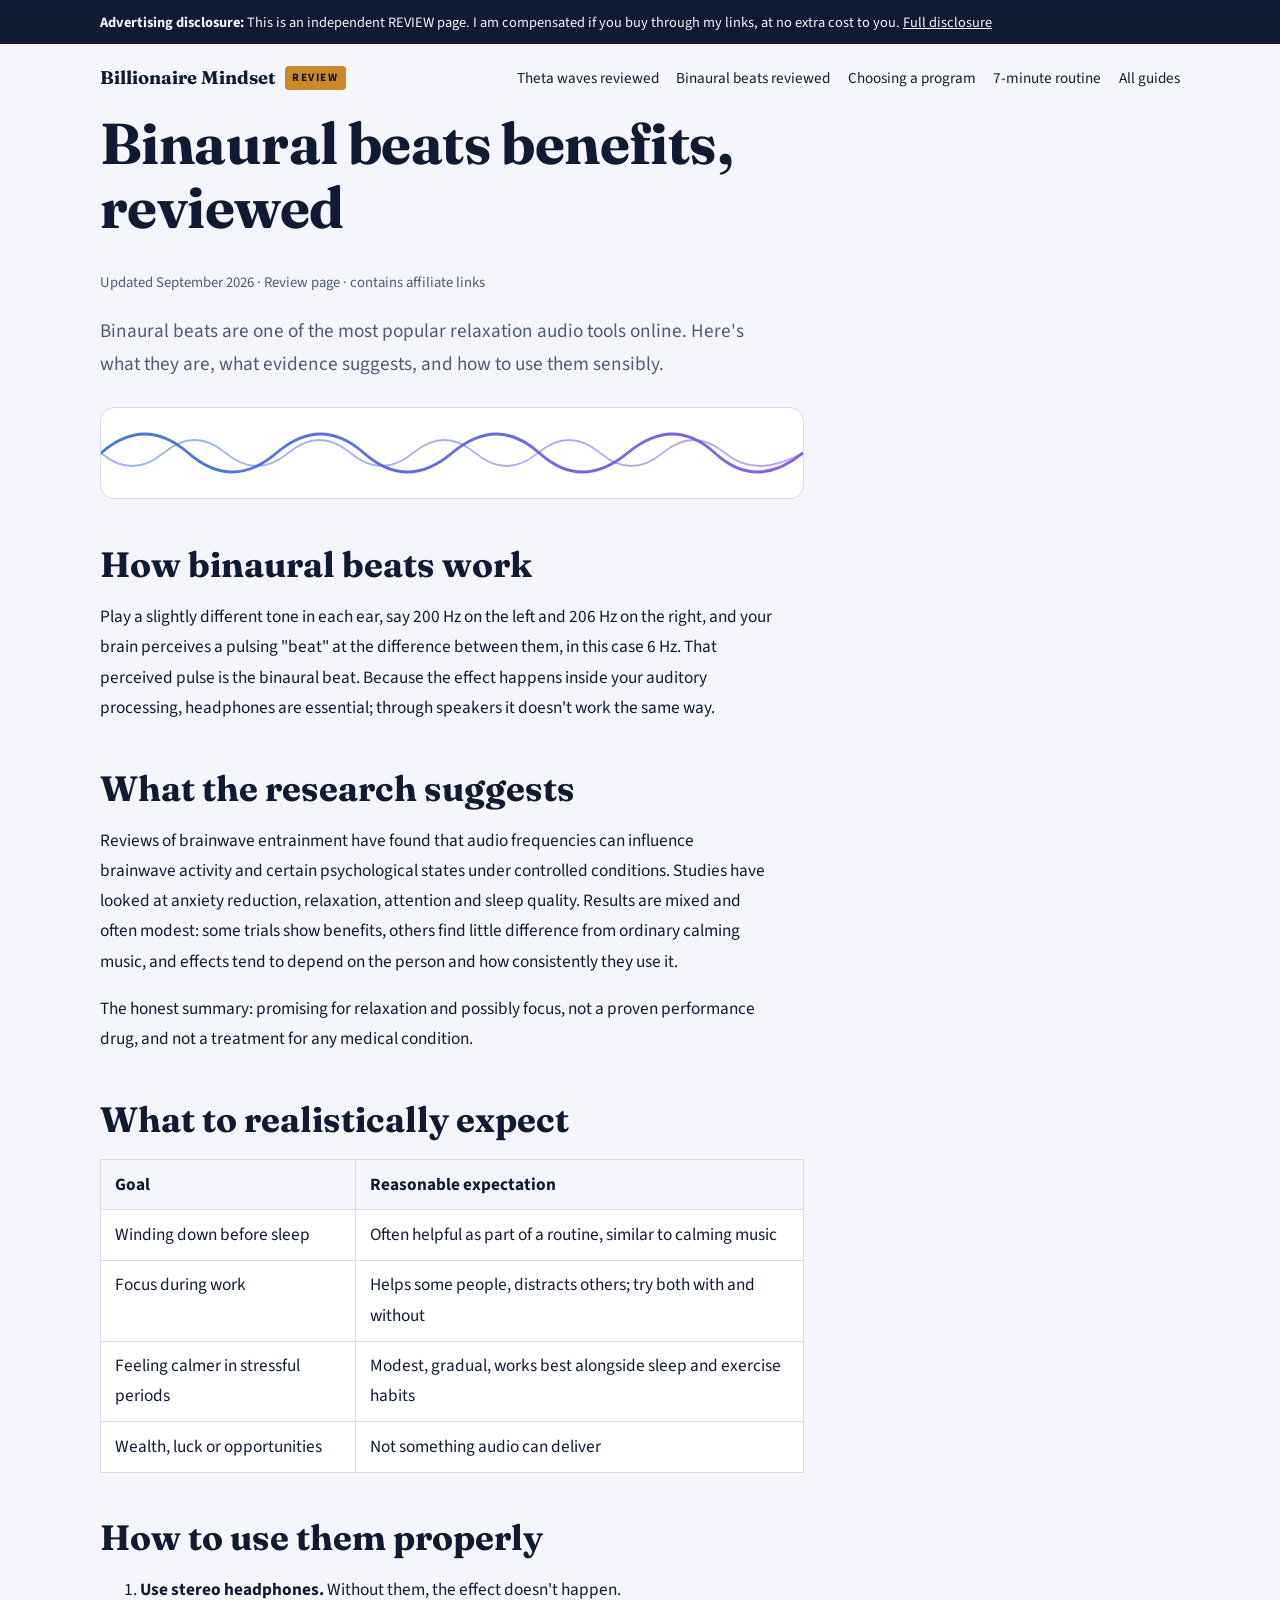
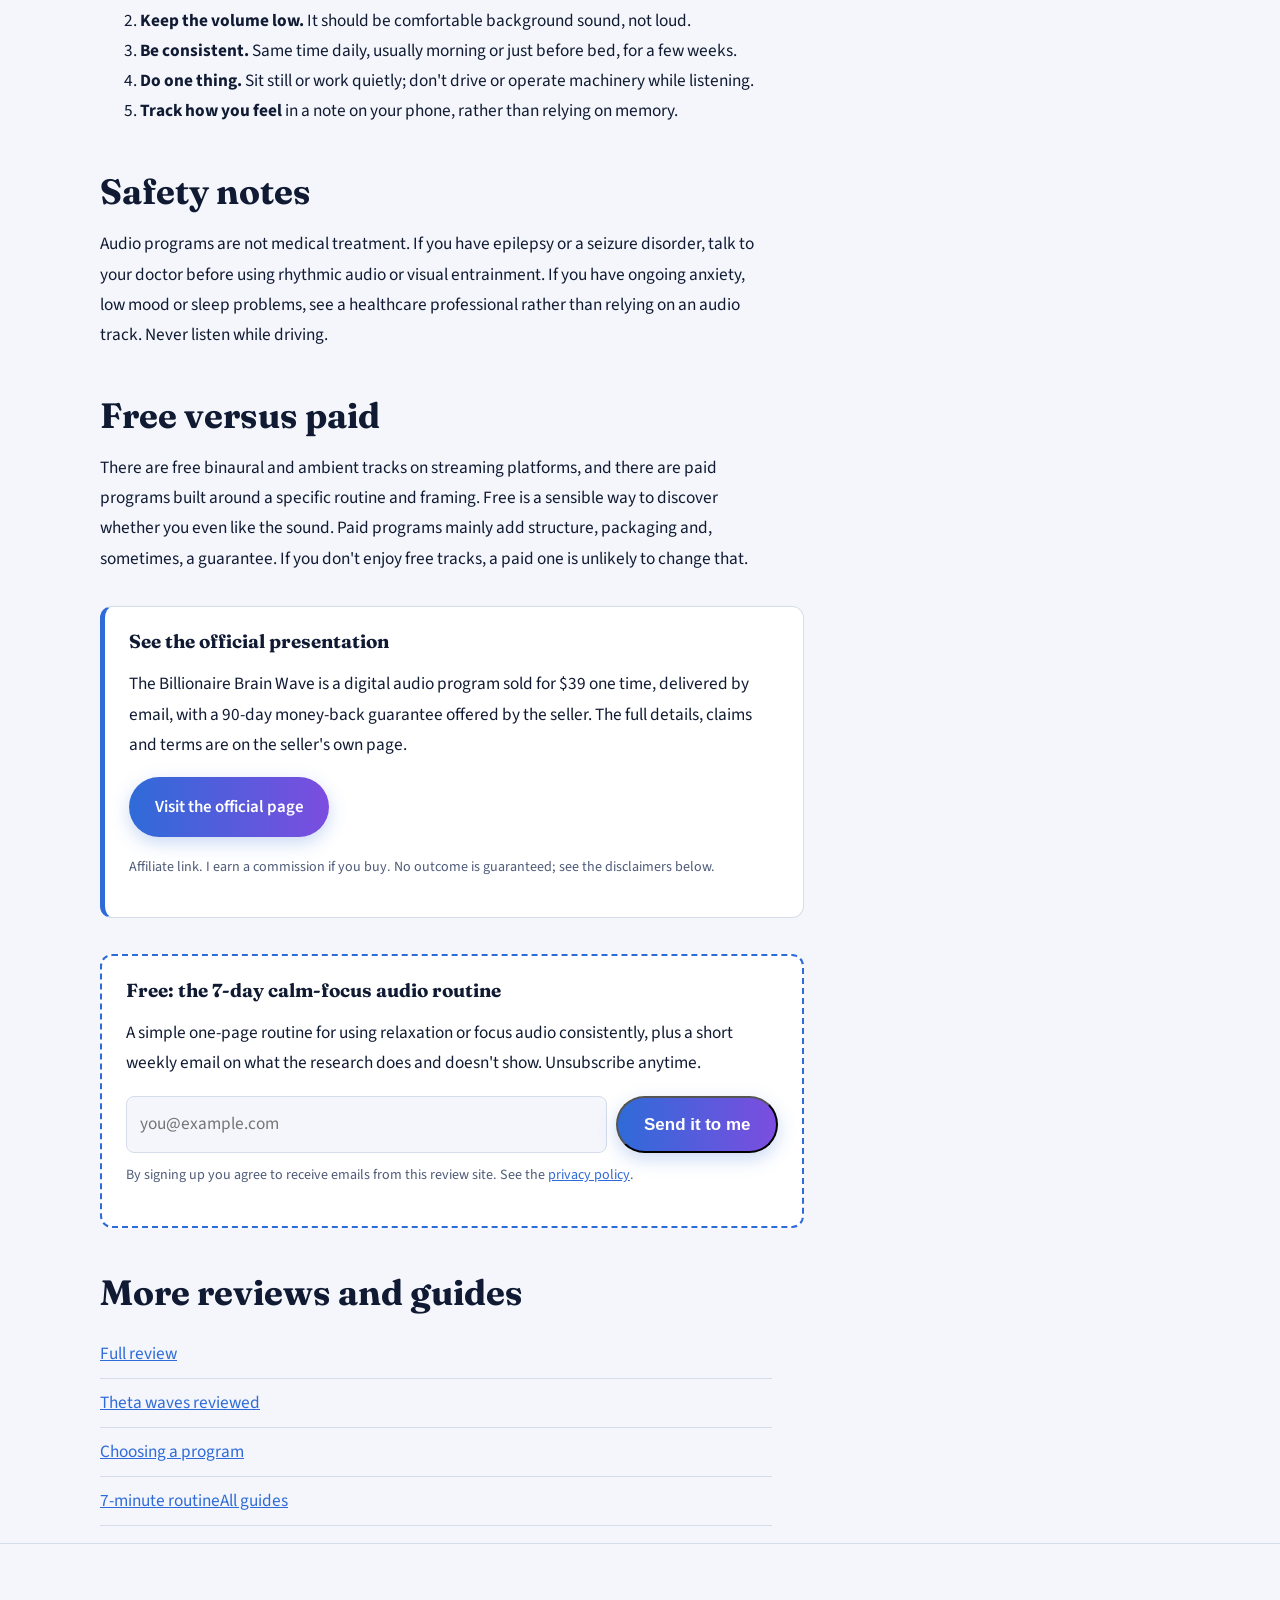
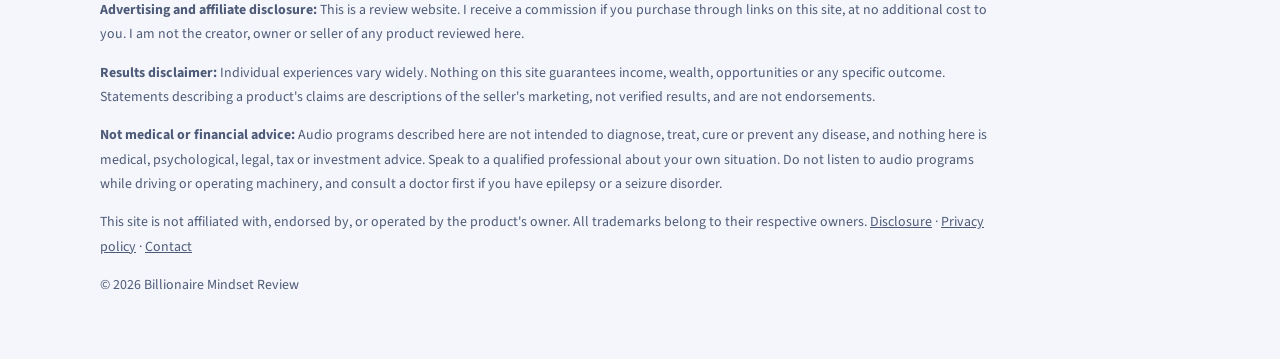
<file: binaural-beats-benefits-review/index.html>
<!DOCTYPE html>
<html lang="en-US">
<head>
<meta charset="utf-8">
<meta name="viewport" content="width=device-width, initial-scale=1">
<title>Binaural Beats Benefits Reviewed: Focus, Sleep and What to Expect</title>
<meta name="description" content="A review of binaural beats: how they work, what studies suggest about focus, anxiety and sleep, safety notes, and realistic expectations for daily use.">
<meta name="robots" content="index, follow, max-image-preview:large">
<link rel="canonical" href="https://billionairemindsetreview.vercel.app/binaural-beats-benefits-review/">
<meta property="og:type" content="article">
<meta property="og:title" content="Binaural Beats Benefits Reviewed: Focus, Sleep and What to Expect">
<meta property="og:description" content="A review of binaural beats: how they work, what studies suggest about focus, anxiety and sleep, safety notes, and realistic expectations for daily use.">
<meta property="og:url" content="https://billionairemindsetreview.vercel.app/binaural-beats-benefits-review/">
<meta property="og:image" content="https://billionairemindsetreview.vercel.app/images/review-cover.png">
<meta property="og:site_name" content="Billionaire Mindset Review">
<meta name="twitter:card" content="summary_large_image">
<link rel="icon" href="/favicon.svg" type="image/svg+xml">
<link rel="preconnect" href="https://fonts.googleapis.com">
<link rel="preconnect" href="https://fonts.gstatic.com" crossorigin>
<link href="https://fonts.googleapis.com/css2?family=Fraunces:opsz,wght@9..144,700&family=Source+Sans+3:wght@400;600&display=swap" rel="stylesheet">
<link rel="stylesheet" href="/styles.css">
<script type="application/ld+json">{"@context": "https://schema.org", "@type": "Article", "headline": "Binaural Beats Benefits Reviewed: Focus, Sleep and What to Expect", "description": "A review of binaural beats: how they work, what studies suggest about focus, anxiety and sleep, safety notes, and realistic expectations for daily use.", "datePublished": "2026-09-23", "dateModified": "2026-09-23", "mainEntityOfPage": "https://billionairemindsetreview.vercel.app/binaural-beats-benefits-review/", "image": "https://billionairemindsetreview.vercel.app/images/review-cover.png", "author": {"@type": "Person", "name": "Billionaire Mindset Review editor"}, "publisher": {"@type": "Organization", "name": "Billionaire Mindset Review"}}</script>
</head>
<body>
<div class="disc"><div class="wrap"><p><strong>Advertising disclosure:</strong> This is an independent REVIEW page. I am compensated if you buy through my links, at no extra cost to you. <a href="/disclosure/" style="color:inherit">Full disclosure</a></p></div></div>
<header class="wrap top"><a class="brand" href="/">Billionaire Mindset <span class="tag">REVIEW</span></a><nav aria-label="Main"><a href="/theta-waves-and-money-mindset-review/">Theta waves reviewed</a><a href="/binaural-beats-benefits-review/">Binaural beats reviewed</a><a href="/manifestation-audio-programs-review/">Choosing a program</a><a href="/7-minute-morning-audio-routine-review/">7-minute routine</a><a href="/review-guides/">All guides</a></nav></header>
<main class="wrap"><article class="narrow">
<h1>Binaural beats benefits, reviewed</h1>
<p class="meta">Updated September 2026 &middot; Review page &middot; contains affiliate links</p>
<p class="lede">Binaural beats are one of the most popular relaxation audio tools online. Here's what they are, what evidence suggests, and how to use them sensibly.</p>
<div class="wavebox"><svg viewBox="0 0 900 90" preserveAspectRatio="none" role="img" aria-label="Sound wave illustration" style="height:90px">
<defs><linearGradient id="g1" x1="0" x2="1"><stop offset="0" stop-color="var(--wave)"/><stop offset="1" stop-color="var(--wave2)"/></linearGradient></defs>
<g fill="none" stroke="url(#g1)" stroke-linecap="round">
<path d="M0 45 Q 56 7 112 45 T 225 45 T 337 45 T 450 45 T 562 45 T 675 45 T 787 45 T 900 45" stroke-width="3" opacity=".9"/>
<path d="M0 45 Q 40 71 80 45 T 160 45 T 240 45 T 320 45 T 400 45 T 480 45 T 560 45 T 640 45 T 720 45 T 800 45 T 900 45" stroke-width="2" opacity=".5"/>
</g></svg></div>

<h2>How binaural beats work</h2>
<p>Play a slightly different tone in each ear, say 200 Hz on the left and 206 Hz on the right, and your brain perceives a pulsing "beat" at the difference between them, in this case 6 Hz. That perceived pulse is the binaural beat. Because the effect happens inside your auditory processing, headphones are essential; through speakers it doesn't work the same way.</p>

<h2>What the research suggests</h2>
<p>Reviews of brainwave entrainment have found that audio frequencies can influence brainwave activity and certain psychological states under controlled conditions. Studies have looked at anxiety reduction, relaxation, attention and sleep quality. Results are mixed and often modest: some trials show benefits, others find little difference from ordinary calming music, and effects tend to depend on the person and how consistently they use it.</p>
<p>The honest summary: promising for relaxation and possibly focus, not a proven performance drug, and not a treatment for any medical condition.</p>

<h2>What to realistically expect</h2>
<div class="tablewrap"><table>
<tr><th>Goal</th><th>Reasonable expectation</th></tr>
<tr><td>Winding down before sleep</td><td>Often helpful as part of a routine, similar to calming music</td></tr>
<tr><td>Focus during work</td><td>Helps some people, distracts others; try both with and without</td></tr>
<tr><td>Feeling calmer in stressful periods</td><td>Modest, gradual, works best alongside sleep and exercise habits</td></tr>
<tr><td>Wealth, luck or opportunities</td><td>Not something audio can deliver</td></tr>
</table></div>

<h2>How to use them properly</h2>
<ol>
<li><strong>Use stereo headphones.</strong> Without them, the effect doesn't happen.</li>
<li><strong>Keep the volume low.</strong> It should be comfortable background sound, not loud.</li>
<li><strong>Be consistent.</strong> Same time daily, usually morning or just before bed, for a few weeks.</li>
<li><strong>Do one thing.</strong> Sit still or work quietly; don't drive or operate machinery while listening.</li>
<li><strong>Track how you feel</strong> in a note on your phone, rather than relying on memory.</li>
</ol>

<h2>Safety notes</h2>
<p>Audio programs are not medical treatment. If you have epilepsy or a seizure disorder, talk to your doctor before using rhythmic audio or visual entrainment. If you have ongoing anxiety, low mood or sleep problems, see a healthcare professional rather than relying on an audio track. Never listen while driving.</p>

<h2>Free versus paid</h2>
<p>There are free binaural and ambient tracks on streaming platforms, and there are paid programs built around a specific routine and framing. Free is a sensible way to discover whether you even like the sound. Paid programs mainly add structure, packaging and, sometimes, a guarantee. If you don't enjoy free tracks, a paid one is unlikely to change that.</p>

<div class="cta"><h3>See the official presentation</h3>
<p>The Billionaire Brain Wave is a digital audio program sold for $39 one time, delivered by email, with a 90-day money-back guarantee offered by the seller. The full details, claims and terms are on the seller's own page.</p>
<p><a class="btn" href="https://c82d9rkpfu7yfv2-2f63pnkc72.hop.clickbank.net/?&amp;traffic_source=Google&amp;traffic_type=organic&amp;campaign=BM-binaural" rel="sponsored nofollow noopener" target="_blank">Visit the official page</a></p>
<p class="fine">Affiliate link. I earn a commission if you buy. No outcome is guaranteed; see the disclaimers below.</p></div>

<div class="signup">
  <h3>Free: the 7-day calm-focus audio routine</h3>
  <p>A simple one-page routine for using relaxation or focus audio consistently, plus a short weekly email on what the research does and doesn't show. Unsubscribe anytime.</p>
  <form class="js-signup" action="REPLACE_WITH_MAILERLITE" method="post">
    <label for="em" style="position:absolute;left:-9999px">Email address</label>
    <input id="em" type="email" name="fields[email]" placeholder="you@example.com" required autocomplete="email">
    <button class="btn" type="submit">Send it to me</button>
  </form>
  <p class="fine">By signing up you agree to receive emails from this review site. See the <a href="/privacy/">privacy policy</a>.</p>
</div>
<h2>More reviews and guides</h2><ul class="related"><li><a href="/">Full review</a></li><li><a href="/theta-waves-and-money-mindset-review/">Theta waves reviewed</a></li><li><a href="/manifestation-audio-programs-review/">Choosing a program</a></li><li><a href="/7-minute-morning-audio-routine-review/">7-minute routine</a><a href="/review-guides/">All guides</a></li></ul>
</article></main>
<footer><div class="wrap">
<p><strong>Advertising and affiliate disclosure:</strong> This is a review website. I receive a commission if you purchase through links on this site, at no additional cost to you. I am not the creator, owner or seller of any product reviewed here.</p>
<p><strong>Results disclaimer:</strong> Individual experiences vary widely. Nothing on this site guarantees income, wealth, opportunities or any specific outcome. Statements describing a product's claims are descriptions of the seller's marketing, not verified results, and are not endorsements.</p>
<p><strong>Not medical or financial advice:</strong> Audio programs described here are not intended to diagnose, treat, cure or prevent any disease, and nothing here is medical, psychological, legal, tax or investment advice. Speak to a qualified professional about your own situation. Do not listen to audio programs while driving or operating machinery, and consult a doctor first if you have epilepsy or a seizure disorder.</p>
<p>This site is not affiliated with, endorsed by, or operated by the product's owner. All trademarks belong to their respective owners. <a href="/disclosure/">Disclosure</a> &middot; <a href="/privacy/">Privacy policy</a> &middot; <a href="/contact/">Contact</a></p>
<p>&copy; 2026 Billionaire Mindset Review</p>
</div></footer>
<script>
document.querySelectorAll('.js-signup').forEach(function(f){if(f.getAttribute('action').indexOf('REPLACE')===0){f.addEventListener('submit',function(e){e.preventDefault();window.location.href='/free-routine/';});}});
</script>
</body></html>
</file>
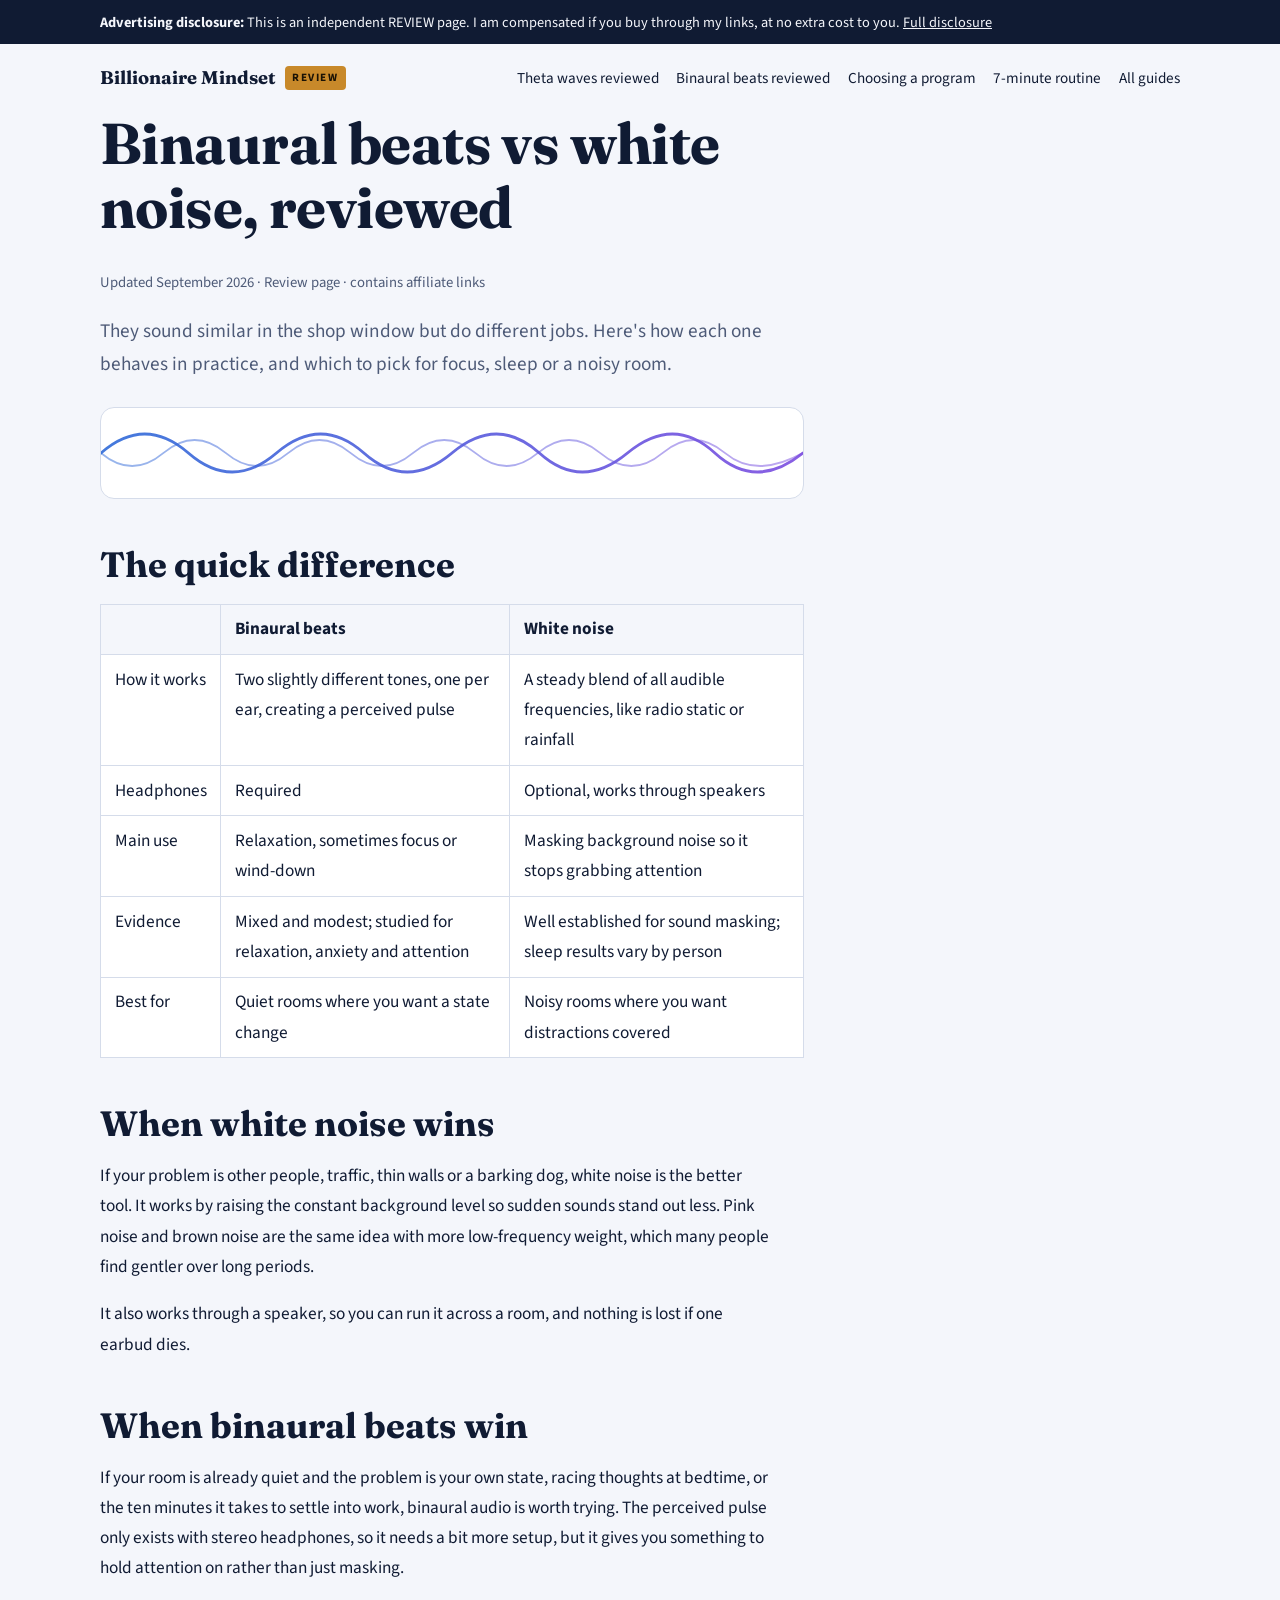
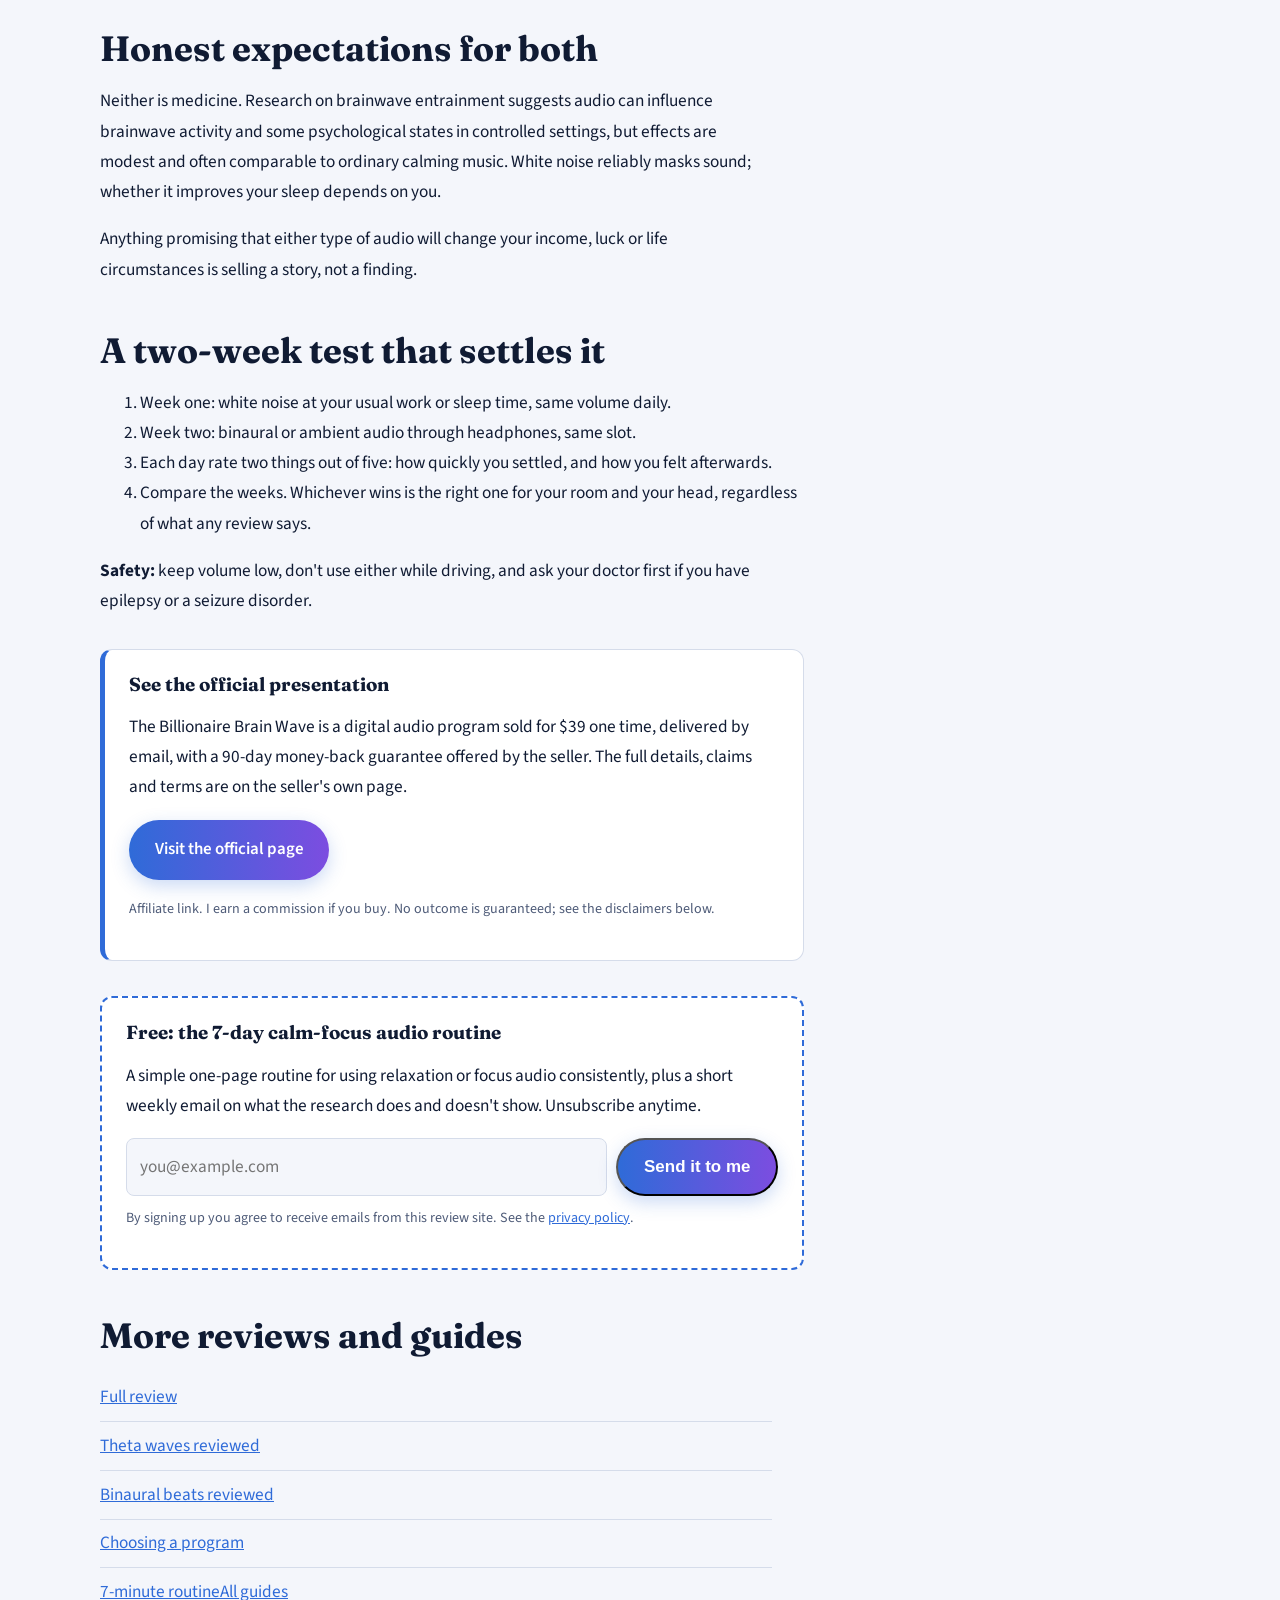
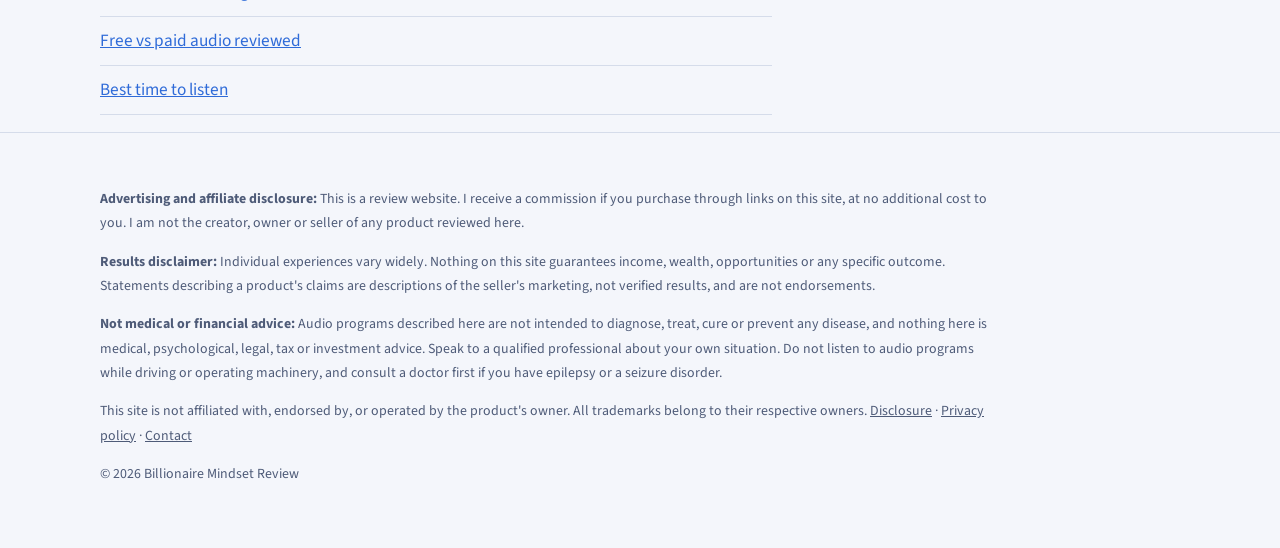
<file: binaural-beats-vs-white-noise-review/index.html>
<!DOCTYPE html>
<html lang="en-US">
<head>
<meta charset="utf-8">
<meta name="viewport" content="width=device-width, initial-scale=1">
<title>Binaural Beats vs White Noise: Reviewed for Focus and Sleep</title>
<meta name="description" content="A side-by-side review of binaural beats and white noise for focus, sleep and background distraction, including which suits open offices, study and light sleepers.">
<meta name="robots" content="index, follow, max-image-preview:large">
<link rel="canonical" href="https://billionairemindsetreview.vercel.app/binaural-beats-vs-white-noise-review/">
<meta property="og:type" content="article">
<meta property="og:title" content="Binaural Beats vs White Noise: Reviewed for Focus and Sleep">
<meta property="og:description" content="A side-by-side review of binaural beats and white noise for focus, sleep and background distraction, including which suits open offices, study and light sleepers.">
<meta property="og:url" content="https://billionairemindsetreview.vercel.app/binaural-beats-vs-white-noise-review/">
<meta property="og:image" content="https://billionairemindsetreview.vercel.app/images/review-cover.png">
<meta property="og:site_name" content="Billionaire Mindset Review">
<meta name="twitter:card" content="summary_large_image">
<link rel="icon" href="/favicon.svg" type="image/svg+xml">
<link rel="preconnect" href="https://fonts.googleapis.com">
<link rel="preconnect" href="https://fonts.gstatic.com" crossorigin>
<link href="https://fonts.googleapis.com/css2?family=Fraunces:opsz,wght@9..144,700&family=Source+Sans+3:wght@400;600&display=swap" rel="stylesheet">
<link rel="stylesheet" href="/styles.css">
<script type="application/ld+json">{"@context": "https://schema.org", "@type": "Article", "headline": "Binaural Beats vs White Noise: Reviewed for Focus and Sleep", "description": "A side-by-side review of binaural beats and white noise for focus, sleep and background distraction, including which suits open offices, study and light sleepers.", "datePublished": "2026-09-23", "dateModified": "2026-09-23", "mainEntityOfPage": "https://billionairemindsetreview.vercel.app/binaural-beats-vs-white-noise-review/", "image": "https://billionairemindsetreview.vercel.app/images/review-cover.png", "author": {"@type": "Person", "name": "Billionaire Mindset Review editor"}, "publisher": {"@type": "Organization", "name": "Billionaire Mindset Review"}}</script>
</head>
<body>
<div class="disc"><div class="wrap"><p><strong>Advertising disclosure:</strong> This is an independent REVIEW page. I am compensated if you buy through my links, at no extra cost to you. <a href="/disclosure/" style="color:inherit">Full disclosure</a></p></div></div>
<header class="wrap top"><a class="brand" href="/">Billionaire Mindset <span class="tag">REVIEW</span></a><nav aria-label="Main"><a href="/theta-waves-and-money-mindset-review/">Theta waves reviewed</a><a href="/binaural-beats-benefits-review/">Binaural beats reviewed</a><a href="/manifestation-audio-programs-review/">Choosing a program</a><a href="/7-minute-morning-audio-routine-review/">7-minute routine</a><a href="/review-guides/">All guides</a></nav></header>
<main class="wrap"><article class="narrow">
<h1>Binaural beats vs white noise, reviewed</h1>
<p class="meta">Updated September 2026 &middot; Review page &middot; contains affiliate links</p>
<p class="lede">They sound similar in the shop window but do different jobs. Here's how each one behaves in practice, and which to pick for focus, sleep or a noisy room.</p>
<div class="wavebox"><svg viewBox="0 0 900 90" preserveAspectRatio="none" role="img" aria-label="Sound wave illustration" style="height:90px">
<defs><linearGradient id="g1" x1="0" x2="1"><stop offset="0" stop-color="var(--wave)"/><stop offset="1" stop-color="var(--wave2)"/></linearGradient></defs>
<g fill="none" stroke="url(#g1)" stroke-linecap="round">
<path d="M0 45 Q 56 7 112 45 T 225 45 T 337 45 T 450 45 T 562 45 T 675 45 T 787 45 T 900 45" stroke-width="3" opacity=".9"/>
<path d="M0 45 Q 40 71 80 45 T 160 45 T 240 45 T 320 45 T 400 45 T 480 45 T 560 45 T 640 45 T 720 45 T 800 45 T 900 45" stroke-width="2" opacity=".5"/>
</g></svg></div>

<h2>The quick difference</h2>
<div class="tablewrap"><table>
<tr><th></th><th>Binaural beats</th><th>White noise</th></tr>
<tr><td>How it works</td><td>Two slightly different tones, one per ear, creating a perceived pulse</td><td>A steady blend of all audible frequencies, like radio static or rainfall</td></tr>
<tr><td>Headphones</td><td>Required</td><td>Optional, works through speakers</td></tr>
<tr><td>Main use</td><td>Relaxation, sometimes focus or wind-down</td><td>Masking background noise so it stops grabbing attention</td></tr>
<tr><td>Evidence</td><td>Mixed and modest; studied for relaxation, anxiety and attention</td><td>Well established for sound masking; sleep results vary by person</td></tr>
<tr><td>Best for</td><td>Quiet rooms where you want a state change</td><td>Noisy rooms where you want distractions covered</td></tr>
</table></div>

<h2>When white noise wins</h2>
<p>If your problem is other people, traffic, thin walls or a barking dog, white noise is the better tool. It works by raising the constant background level so sudden sounds stand out less. Pink noise and brown noise are the same idea with more low-frequency weight, which many people find gentler over long periods.</p>
<p>It also works through a speaker, so you can run it across a room, and nothing is lost if one earbud dies.</p>

<h2>When binaural beats win</h2>
<p>If your room is already quiet and the problem is your own state, racing thoughts at bedtime, or the ten minutes it takes to settle into work, binaural audio is worth trying. The perceived pulse only exists with stereo headphones, so it needs a bit more setup, but it gives you something to hold attention on rather than just masking.</p>

<h2>Honest expectations for both</h2>
<p>Neither is medicine. Research on brainwave entrainment suggests audio can influence brainwave activity and some psychological states in controlled settings, but effects are modest and often comparable to ordinary calming music. White noise reliably masks sound; whether it improves your sleep depends on you.</p>
<p>Anything promising that either type of audio will change your income, luck or life circumstances is selling a story, not a finding.</p>

<h2>A two-week test that settles it</h2>
<ol>
<li>Week one: white noise at your usual work or sleep time, same volume daily.</li>
<li>Week two: binaural or ambient audio through headphones, same slot.</li>
<li>Each day rate two things out of five: how quickly you settled, and how you felt afterwards.</li>
<li>Compare the weeks. Whichever wins is the right one for your room and your head, regardless of what any review says.</li>
</ol>
<p><strong>Safety:</strong> keep volume low, don't use either while driving, and ask your doctor first if you have epilepsy or a seizure disorder.</p>

<div class="cta"><h3>See the official presentation</h3>
<p>The Billionaire Brain Wave is a digital audio program sold for $39 one time, delivered by email, with a 90-day money-back guarantee offered by the seller. The full details, claims and terms are on the seller's own page.</p>
<p><a class="btn" href="https://c82d9rkpfu7yfv2-2f63pnkc72.hop.clickbank.net/?&amp;traffic_source=Google&amp;traffic_type=organic&amp;campaign=BM-vs-white" rel="sponsored nofollow noopener" target="_blank">Visit the official page</a></p>
<p class="fine">Affiliate link. I earn a commission if you buy. No outcome is guaranteed; see the disclaimers below.</p></div>

<div class="signup">
  <h3>Free: the 7-day calm-focus audio routine</h3>
  <p>A simple one-page routine for using relaxation or focus audio consistently, plus a short weekly email on what the research does and doesn't show. Unsubscribe anytime.</p>
  <form class="js-signup" action="REPLACE_WITH_MAILERLITE" method="post">
    <label for="em" style="position:absolute;left:-9999px">Email address</label>
    <input id="em" type="email" name="fields[email]" placeholder="you@example.com" required autocomplete="email">
    <button class="btn" type="submit">Send it to me</button>
  </form>
  <p class="fine">By signing up you agree to receive emails from this review site. See the <a href="/privacy/">privacy policy</a>.</p>
</div>
<h2>More reviews and guides</h2><ul class="related"><li><a href="/">Full review</a></li><li><a href="/theta-waves-and-money-mindset-review/">Theta waves reviewed</a></li><li><a href="/binaural-beats-benefits-review/">Binaural beats reviewed</a></li><li><a href="/manifestation-audio-programs-review/">Choosing a program</a></li><li><a href="/7-minute-morning-audio-routine-review/">7-minute routine</a><a href="/review-guides/">All guides</a></li><li><a href="/free-vs-paid-binaural-beats-review/">Free vs paid audio reviewed</a></li><li><a href="/best-time-to-listen-focus-audio-review/">Best time to listen</a></li></ul>
</article></main>
<footer><div class="wrap">
<p><strong>Advertising and affiliate disclosure:</strong> This is a review website. I receive a commission if you purchase through links on this site, at no additional cost to you. I am not the creator, owner or seller of any product reviewed here.</p>
<p><strong>Results disclaimer:</strong> Individual experiences vary widely. Nothing on this site guarantees income, wealth, opportunities or any specific outcome. Statements describing a product's claims are descriptions of the seller's marketing, not verified results, and are not endorsements.</p>
<p><strong>Not medical or financial advice:</strong> Audio programs described here are not intended to diagnose, treat, cure or prevent any disease, and nothing here is medical, psychological, legal, tax or investment advice. Speak to a qualified professional about your own situation. Do not listen to audio programs while driving or operating machinery, and consult a doctor first if you have epilepsy or a seizure disorder.</p>
<p>This site is not affiliated with, endorsed by, or operated by the product's owner. All trademarks belong to their respective owners. <a href="/disclosure/">Disclosure</a> &middot; <a href="/privacy/">Privacy policy</a> &middot; <a href="/contact/">Contact</a></p>
<p>&copy; 2026 Billionaire Mindset Review</p>
</div></footer>
<script>
document.querySelectorAll('.js-signup').forEach(function(f){if(f.getAttribute('action').indexOf('REPLACE')===0){f.addEventListener('submit',function(e){e.preventDefault();window.location.href='/free-routine/';});}});
</script>
</body></html>
</file>
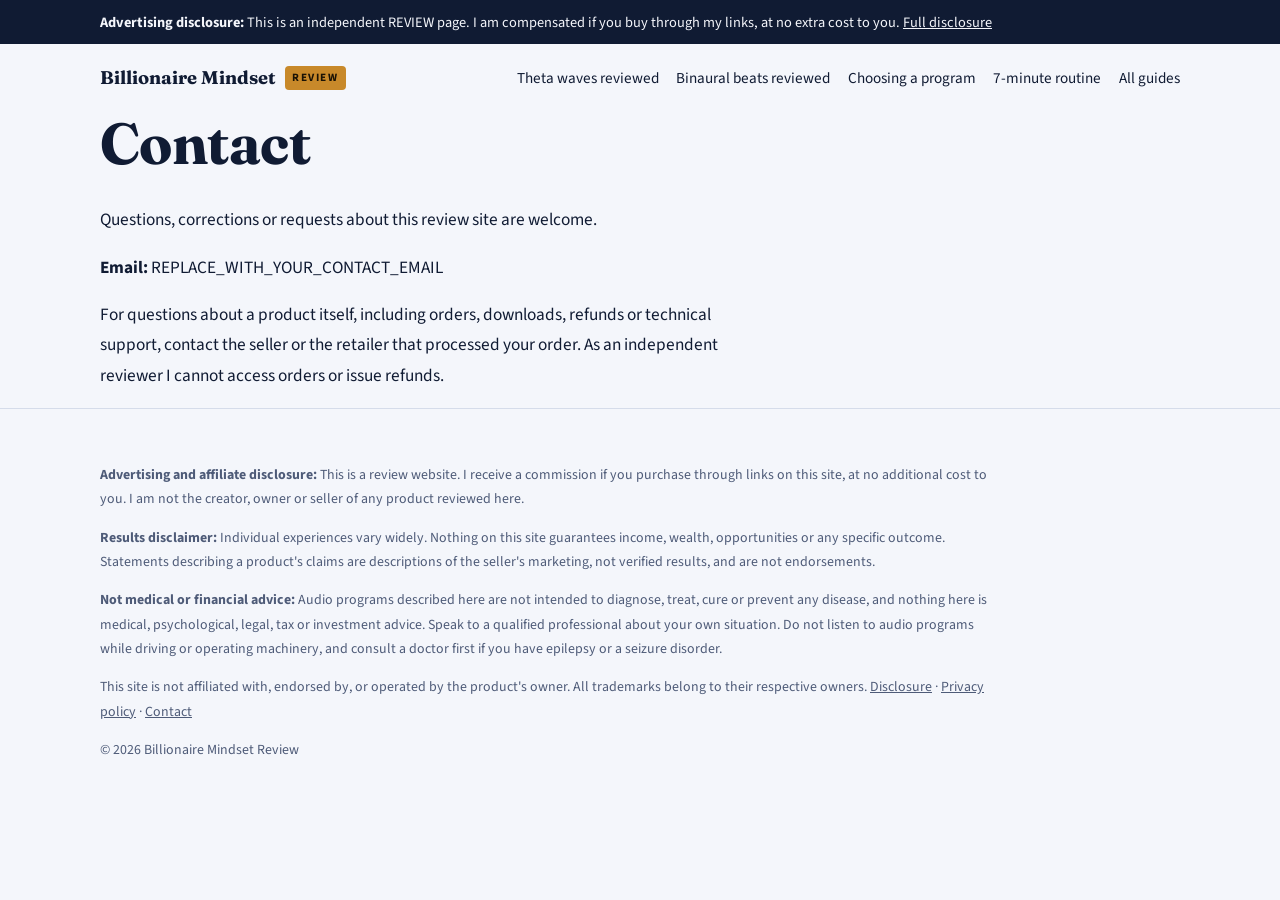
<file: contact/index.html>
<!DOCTYPE html>
<html lang="en-US">
<head>
<meta charset="utf-8">
<meta name="viewport" content="width=device-width, initial-scale=1">
<title>Contact | Billionaire Mindset Review</title>
<meta name="description" content="How to get in touch with this review site.">
<meta name="robots" content="index, follow, max-image-preview:large">
<link rel="canonical" href="https://billionairemindsetreview.vercel.app/contact/">
<meta property="og:type" content="article">
<meta property="og:title" content="Contact | Billionaire Mindset Review">
<meta property="og:description" content="How to get in touch with this review site.">
<meta property="og:url" content="https://billionairemindsetreview.vercel.app/contact/">
<meta property="og:image" content="https://billionairemindsetreview.vercel.app/images/review-cover.png">
<meta property="og:site_name" content="Billionaire Mindset Review">
<meta name="twitter:card" content="summary_large_image">
<link rel="icon" href="/favicon.svg" type="image/svg+xml">
<link rel="preconnect" href="https://fonts.googleapis.com">
<link rel="preconnect" href="https://fonts.gstatic.com" crossorigin>
<link href="https://fonts.googleapis.com/css2?family=Fraunces:opsz,wght@9..144,700&family=Source+Sans+3:wght@400;600&display=swap" rel="stylesheet">
<link rel="stylesheet" href="/styles.css">

</head>
<body>
<div class="disc"><div class="wrap"><p><strong>Advertising disclosure:</strong> This is an independent REVIEW page. I am compensated if you buy through my links, at no extra cost to you. <a href="/disclosure/" style="color:inherit">Full disclosure</a></p></div></div>
<header class="wrap top"><a class="brand" href="/">Billionaire Mindset <span class="tag">REVIEW</span></a><nav aria-label="Main"><a href="/theta-waves-and-money-mindset-review/">Theta waves reviewed</a><a href="/binaural-beats-benefits-review/">Binaural beats reviewed</a><a href="/manifestation-audio-programs-review/">Choosing a program</a><a href="/7-minute-morning-audio-routine-review/">7-minute routine</a><a href="/review-guides/">All guides</a></nav></header>
<main class="wrap"><article class="narrow">
<h1>Contact</h1>
<p>Questions, corrections or requests about this review site are welcome.</p>
<p><strong>Email:</strong> REPLACE_WITH_YOUR_CONTACT_EMAIL</p>
<p>For questions about a product itself, including orders, downloads, refunds or technical support, contact the seller or the retailer that processed your order. As an independent reviewer I cannot access orders or issue refunds.</p>
</article></main>
<footer><div class="wrap">
<p><strong>Advertising and affiliate disclosure:</strong> This is a review website. I receive a commission if you purchase through links on this site, at no additional cost to you. I am not the creator, owner or seller of any product reviewed here.</p>
<p><strong>Results disclaimer:</strong> Individual experiences vary widely. Nothing on this site guarantees income, wealth, opportunities or any specific outcome. Statements describing a product's claims are descriptions of the seller's marketing, not verified results, and are not endorsements.</p>
<p><strong>Not medical or financial advice:</strong> Audio programs described here are not intended to diagnose, treat, cure or prevent any disease, and nothing here is medical, psychological, legal, tax or investment advice. Speak to a qualified professional about your own situation. Do not listen to audio programs while driving or operating machinery, and consult a doctor first if you have epilepsy or a seizure disorder.</p>
<p>This site is not affiliated with, endorsed by, or operated by the product's owner. All trademarks belong to their respective owners. <a href="/disclosure/">Disclosure</a> &middot; <a href="/privacy/">Privacy policy</a> &middot; <a href="/contact/">Contact</a></p>
<p>&copy; 2026 Billionaire Mindset Review</p>
</div></footer>
<script>
document.querySelectorAll('.js-signup').forEach(function(f){if(f.getAttribute('action').indexOf('REPLACE')===0){f.addEventListener('submit',function(e){e.preventDefault();window.location.href='/free-routine/';});}});
</script>
</body></html>
</file>
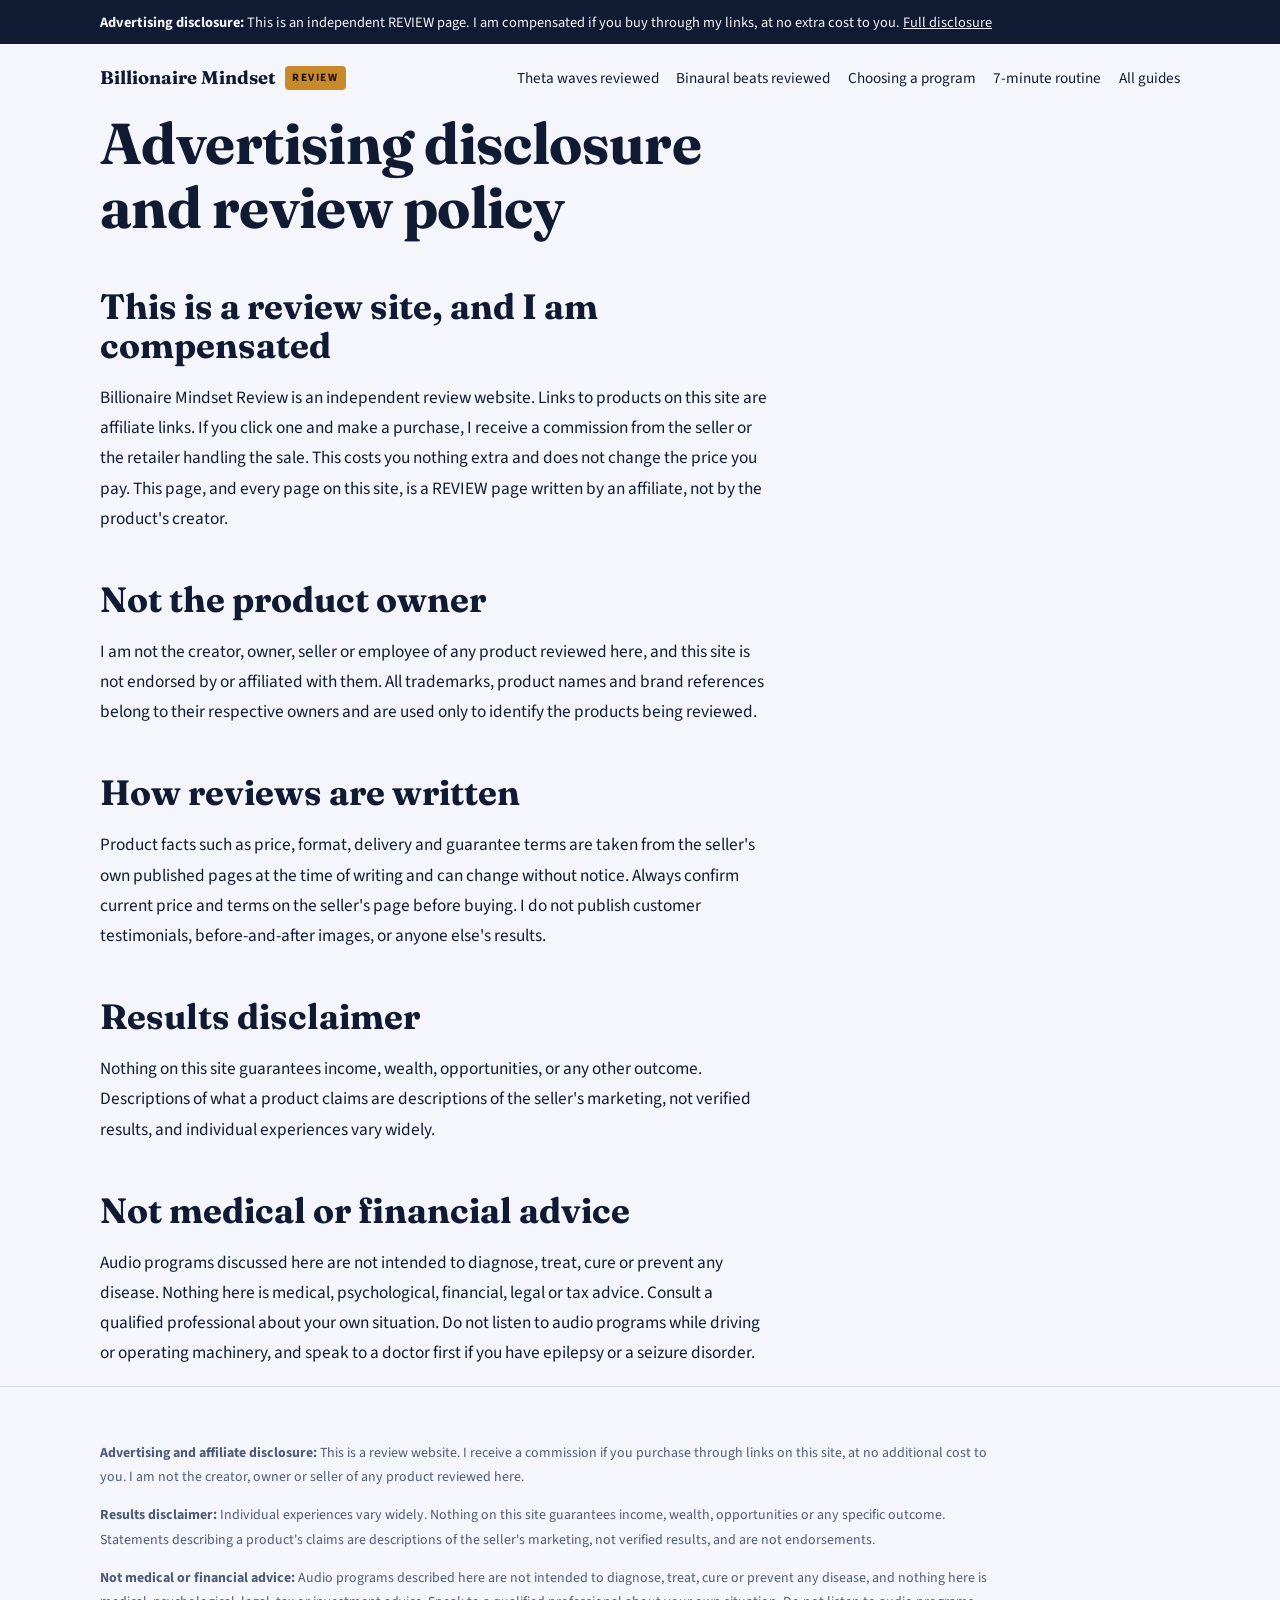
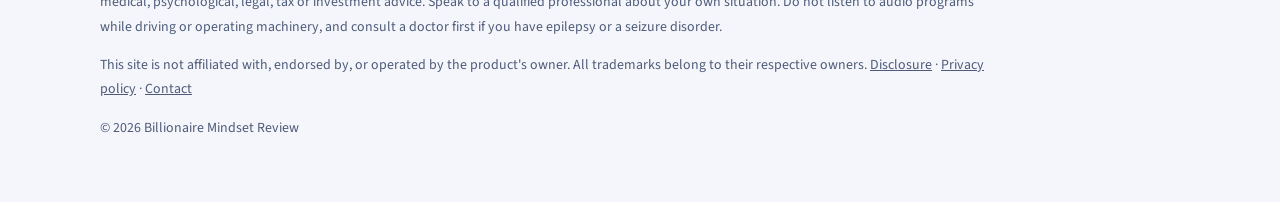
<file: disclosure/index.html>
<!DOCTYPE html>
<html lang="en-US">
<head>
<meta charset="utf-8">
<meta name="viewport" content="width=device-width, initial-scale=1">
<title>Advertising Disclosure and Review Policy</title>
<meta name="description" content="How this review site earns money, how reviews are written, and the disclaimers that apply.">
<meta name="robots" content="index, follow, max-image-preview:large">
<link rel="canonical" href="https://billionairemindsetreview.vercel.app/disclosure/">
<meta property="og:type" content="article">
<meta property="og:title" content="Advertising Disclosure and Review Policy">
<meta property="og:description" content="How this review site earns money, how reviews are written, and the disclaimers that apply.">
<meta property="og:url" content="https://billionairemindsetreview.vercel.app/disclosure/">
<meta property="og:image" content="https://billionairemindsetreview.vercel.app/images/review-cover.png">
<meta property="og:site_name" content="Billionaire Mindset Review">
<meta name="twitter:card" content="summary_large_image">
<link rel="icon" href="/favicon.svg" type="image/svg+xml">
<link rel="preconnect" href="https://fonts.googleapis.com">
<link rel="preconnect" href="https://fonts.gstatic.com" crossorigin>
<link href="https://fonts.googleapis.com/css2?family=Fraunces:opsz,wght@9..144,700&family=Source+Sans+3:wght@400;600&display=swap" rel="stylesheet">
<link rel="stylesheet" href="/styles.css">

</head>
<body>
<div class="disc"><div class="wrap"><p><strong>Advertising disclosure:</strong> This is an independent REVIEW page. I am compensated if you buy through my links, at no extra cost to you. <a href="/disclosure/" style="color:inherit">Full disclosure</a></p></div></div>
<header class="wrap top"><a class="brand" href="/">Billionaire Mindset <span class="tag">REVIEW</span></a><nav aria-label="Main"><a href="/theta-waves-and-money-mindset-review/">Theta waves reviewed</a><a href="/binaural-beats-benefits-review/">Binaural beats reviewed</a><a href="/manifestation-audio-programs-review/">Choosing a program</a><a href="/7-minute-morning-audio-routine-review/">7-minute routine</a><a href="/review-guides/">All guides</a></nav></header>
<main class="wrap"><article class="narrow">
<h1>Advertising disclosure and review policy</h1>
<h2>This is a review site, and I am compensated</h2>
<p>Billionaire Mindset Review is an independent review website. Links to products on this site are affiliate links. If you click one and make a purchase, I receive a commission from the seller or the retailer handling the sale. This costs you nothing extra and does not change the price you pay. This page, and every page on this site, is a REVIEW page written by an affiliate, not by the product's creator.</p>
<h2>Not the product owner</h2>
<p>I am not the creator, owner, seller or employee of any product reviewed here, and this site is not endorsed by or affiliated with them. All trademarks, product names and brand references belong to their respective owners and are used only to identify the products being reviewed.</p>
<h2>How reviews are written</h2>
<p>Product facts such as price, format, delivery and guarantee terms are taken from the seller's own published pages at the time of writing and can change without notice. Always confirm current price and terms on the seller's page before buying. I do not publish customer testimonials, before-and-after images, or anyone else's results.</p>
<h2>Results disclaimer</h2>
<p>Nothing on this site guarantees income, wealth, opportunities, or any other outcome. Descriptions of what a product claims are descriptions of the seller's marketing, not verified results, and individual experiences vary widely.</p>
<h2>Not medical or financial advice</h2>
<p>Audio programs discussed here are not intended to diagnose, treat, cure or prevent any disease. Nothing here is medical, psychological, financial, legal or tax advice. Consult a qualified professional about your own situation. Do not listen to audio programs while driving or operating machinery, and speak to a doctor first if you have epilepsy or a seizure disorder.</p>
</article></main>
<footer><div class="wrap">
<p><strong>Advertising and affiliate disclosure:</strong> This is a review website. I receive a commission if you purchase through links on this site, at no additional cost to you. I am not the creator, owner or seller of any product reviewed here.</p>
<p><strong>Results disclaimer:</strong> Individual experiences vary widely. Nothing on this site guarantees income, wealth, opportunities or any specific outcome. Statements describing a product's claims are descriptions of the seller's marketing, not verified results, and are not endorsements.</p>
<p><strong>Not medical or financial advice:</strong> Audio programs described here are not intended to diagnose, treat, cure or prevent any disease, and nothing here is medical, psychological, legal, tax or investment advice. Speak to a qualified professional about your own situation. Do not listen to audio programs while driving or operating machinery, and consult a doctor first if you have epilepsy or a seizure disorder.</p>
<p>This site is not affiliated with, endorsed by, or operated by the product's owner. All trademarks belong to their respective owners. <a href="/disclosure/">Disclosure</a> &middot; <a href="/privacy/">Privacy policy</a> &middot; <a href="/contact/">Contact</a></p>
<p>&copy; 2026 Billionaire Mindset Review</p>
</div></footer>
<script>
document.querySelectorAll('.js-signup').forEach(function(f){if(f.getAttribute('action').indexOf('REPLACE')===0){f.addEventListener('submit',function(e){e.preventDefault();window.location.href='/free-routine/';});}});
</script>
</body></html>
</file>
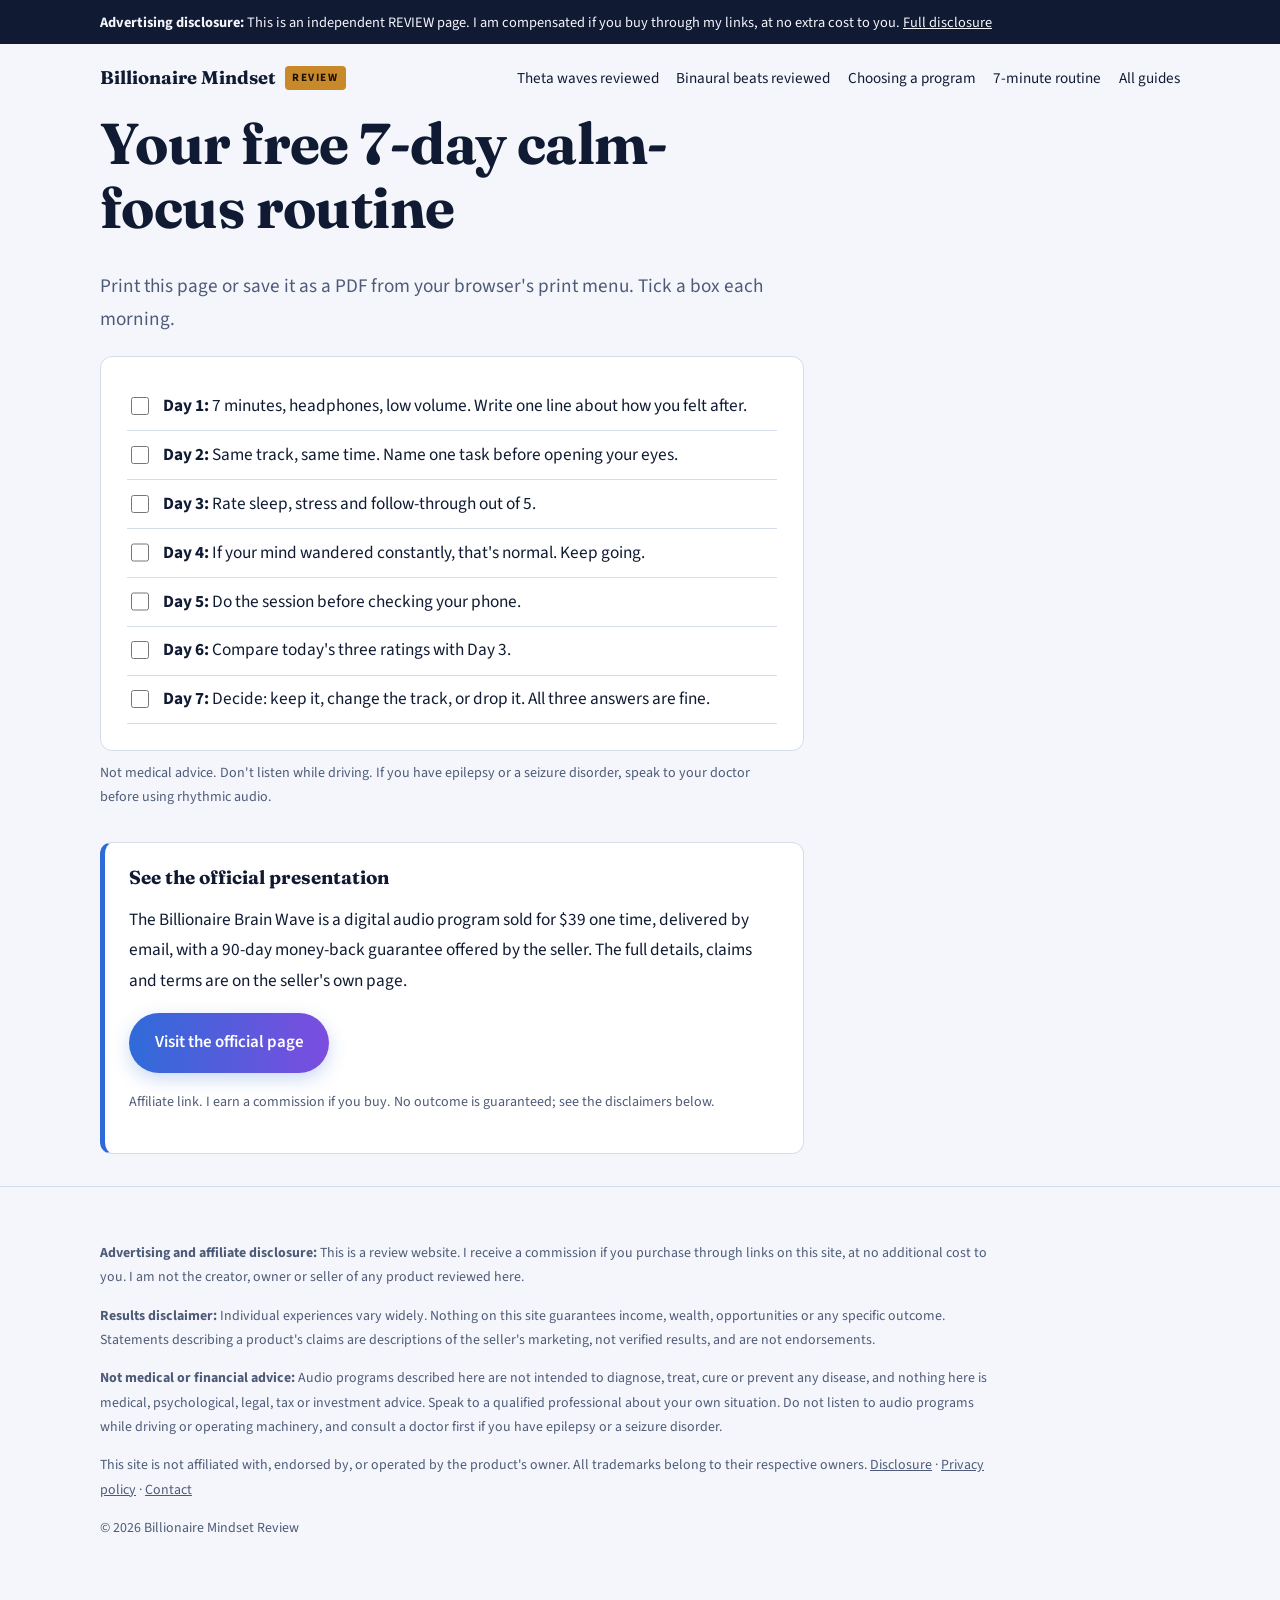
<file: free-routine/index.html>
<!DOCTYPE html>
<html lang="en-US">
<head>
<meta charset="utf-8">
<meta name="viewport" content="width=device-width, initial-scale=1">
<title>Free 7-Day Calm-Focus Audio Routine | Billionaire Mindset Review</title>
<meta name="description" content="A free one-page routine for using relaxation audio consistently for seven days.">
<meta name="robots" content="noindex, follow">
<link rel="canonical" href="https://billionairemindsetreview.vercel.app/free-routine/">
<meta property="og:type" content="article">
<meta property="og:title" content="Free 7-Day Calm-Focus Audio Routine | Billionaire Mindset Review">
<meta property="og:description" content="A free one-page routine for using relaxation audio consistently for seven days.">
<meta property="og:url" content="https://billionairemindsetreview.vercel.app/free-routine/">
<meta property="og:image" content="https://billionairemindsetreview.vercel.app/images/review-cover.png">
<meta property="og:site_name" content="Billionaire Mindset Review">
<meta name="twitter:card" content="summary_large_image">
<link rel="icon" href="/favicon.svg" type="image/svg+xml">
<link rel="preconnect" href="https://fonts.googleapis.com">
<link rel="preconnect" href="https://fonts.gstatic.com" crossorigin>
<link href="https://fonts.googleapis.com/css2?family=Fraunces:opsz,wght@9..144,700&family=Source+Sans+3:wght@400;600&display=swap" rel="stylesheet">
<link rel="stylesheet" href="/styles.css">

</head>
<body>
<div class="disc"><div class="wrap"><p><strong>Advertising disclosure:</strong> This is an independent REVIEW page. I am compensated if you buy through my links, at no extra cost to you. <a href="/disclosure/" style="color:inherit">Full disclosure</a></p></div></div>
<header class="wrap top"><a class="brand" href="/">Billionaire Mindset <span class="tag">REVIEW</span></a><nav aria-label="Main"><a href="/theta-waves-and-money-mindset-review/">Theta waves reviewed</a><a href="/binaural-beats-benefits-review/">Binaural beats reviewed</a><a href="/manifestation-audio-programs-review/">Choosing a program</a><a href="/7-minute-morning-audio-routine-review/">7-minute routine</a><a href="/review-guides/">All guides</a></nav></header>
<main class="wrap"><article class="narrow">
<h1>Your free 7-day calm-focus routine</h1>
<p class="lede">Print this page or save it as a PDF from your browser's print menu. Tick a box each morning.</p>
<div class="panel quiz">
<label><input type="checkbox"> <span><strong>Day 1:</strong> 7 minutes, headphones, low volume. Write one line about how you felt after.</span></label>
<label><input type="checkbox"> <span><strong>Day 2:</strong> Same track, same time. Name one task before opening your eyes.</span></label>
<label><input type="checkbox"> <span><strong>Day 3:</strong> Rate sleep, stress and follow-through out of 5.</span></label>
<label><input type="checkbox"> <span><strong>Day 4:</strong> If your mind wandered constantly, that's normal. Keep going.</span></label>
<label><input type="checkbox"> <span><strong>Day 5:</strong> Do the session before checking your phone.</span></label>
<label><input type="checkbox"> <span><strong>Day 6:</strong> Compare today's three ratings with Day 3.</span></label>
<label><input type="checkbox"> <span><strong>Day 7:</strong> Decide: keep it, change the track, or drop it. All three answers are fine.</span></label>
</div>
<p class="fine">Not medical advice. Don't listen while driving. If you have epilepsy or a seizure disorder, speak to your doctor before using rhythmic audio.</p>
<div class="cta"><h3>See the official presentation</h3>
<p>The Billionaire Brain Wave is a digital audio program sold for $39 one time, delivered by email, with a 90-day money-back guarantee offered by the seller. The full details, claims and terms are on the seller's own page.</p>
<p><a class="btn" href="https://c82d9rkpfu7yfv2-2f63pnkc72.hop.clickbank.net/?&amp;traffic_source=Google&amp;traffic_type=organic&amp;campaign=BM-routine-free" rel="sponsored nofollow noopener" target="_blank">Visit the official page</a></p>
<p class="fine">Affiliate link. I earn a commission if you buy. No outcome is guaranteed; see the disclaimers below.</p></div>
</article></main>
<footer><div class="wrap">
<p><strong>Advertising and affiliate disclosure:</strong> This is a review website. I receive a commission if you purchase through links on this site, at no additional cost to you. I am not the creator, owner or seller of any product reviewed here.</p>
<p><strong>Results disclaimer:</strong> Individual experiences vary widely. Nothing on this site guarantees income, wealth, opportunities or any specific outcome. Statements describing a product's claims are descriptions of the seller's marketing, not verified results, and are not endorsements.</p>
<p><strong>Not medical or financial advice:</strong> Audio programs described here are not intended to diagnose, treat, cure or prevent any disease, and nothing here is medical, psychological, legal, tax or investment advice. Speak to a qualified professional about your own situation. Do not listen to audio programs while driving or operating machinery, and consult a doctor first if you have epilepsy or a seizure disorder.</p>
<p>This site is not affiliated with, endorsed by, or operated by the product's owner. All trademarks belong to their respective owners. <a href="/disclosure/">Disclosure</a> &middot; <a href="/privacy/">Privacy policy</a> &middot; <a href="/contact/">Contact</a></p>
<p>&copy; 2026 Billionaire Mindset Review</p>
</div></footer>
<script>
document.querySelectorAll('.js-signup').forEach(function(f){if(f.getAttribute('action').indexOf('REPLACE')===0){f.addEventListener('submit',function(e){e.preventDefault();window.location.href='/free-routine/';});}});
</script>
</body></html>
</file>
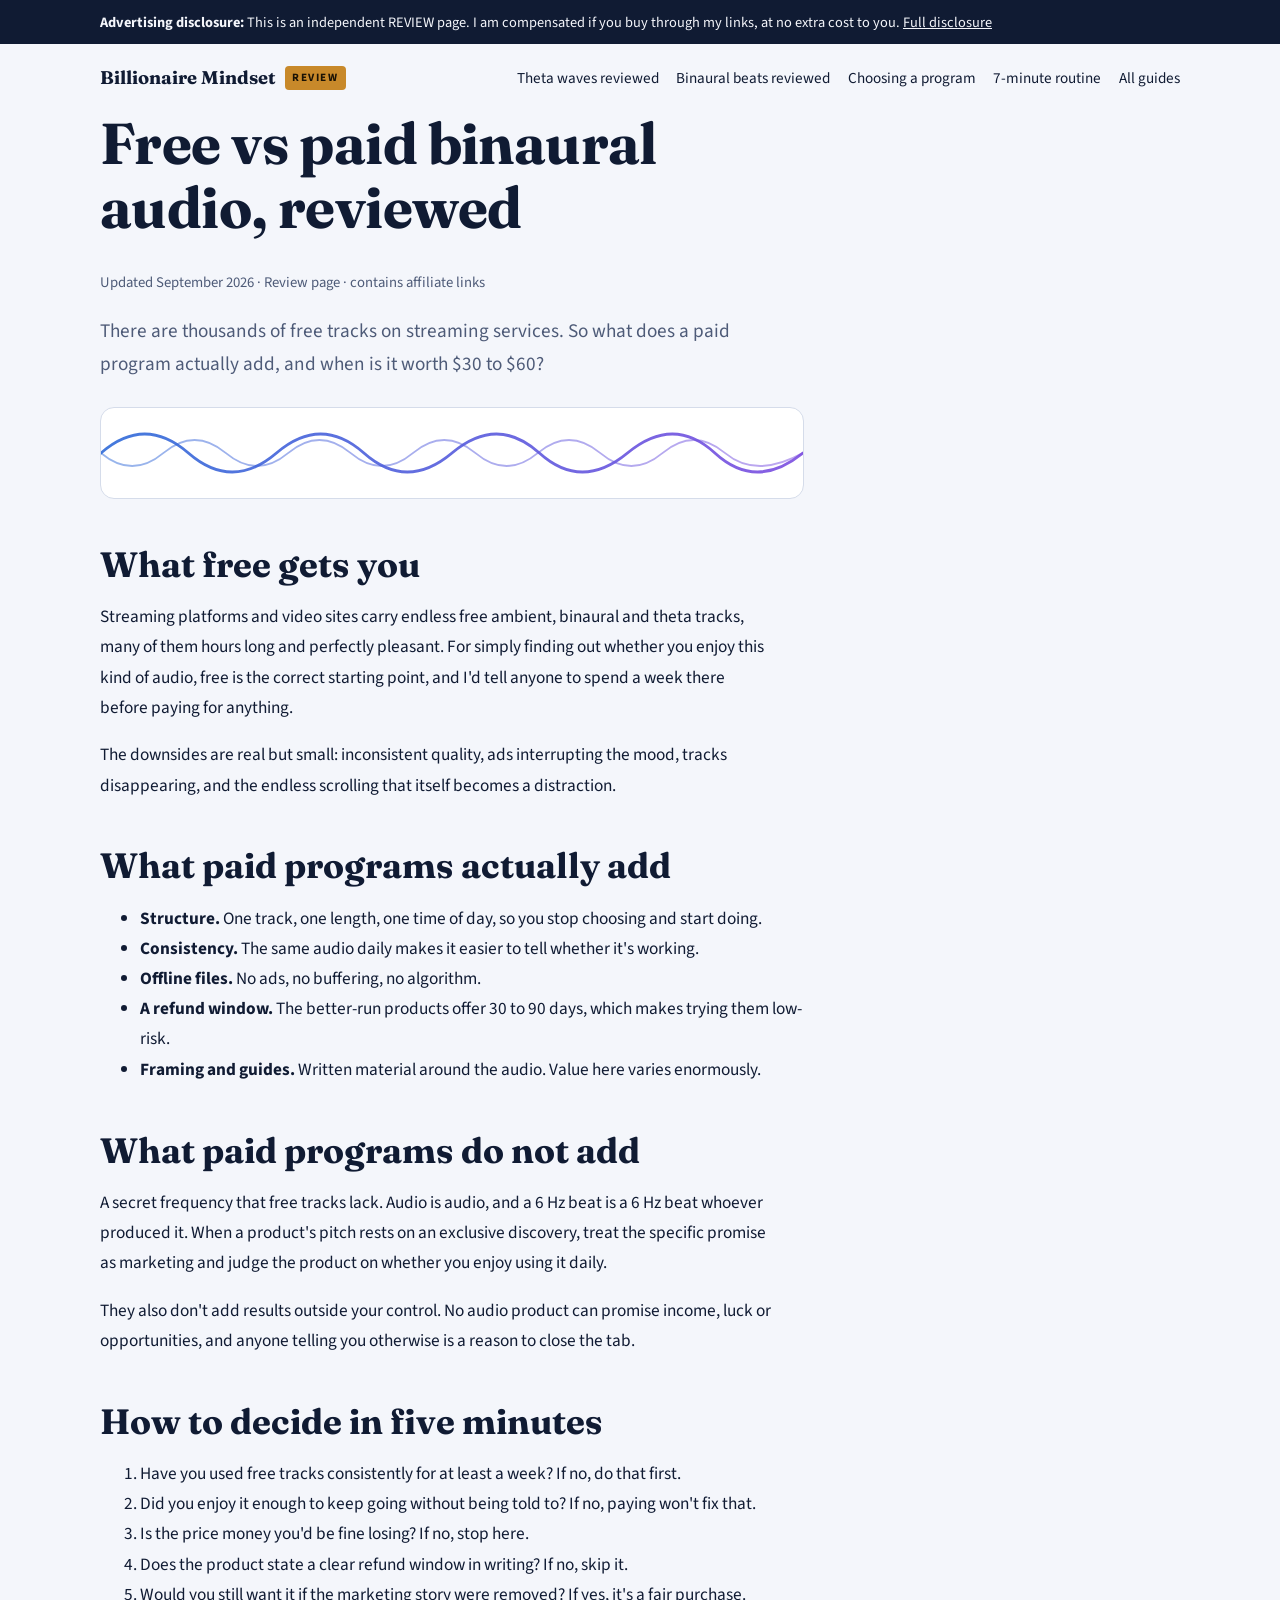
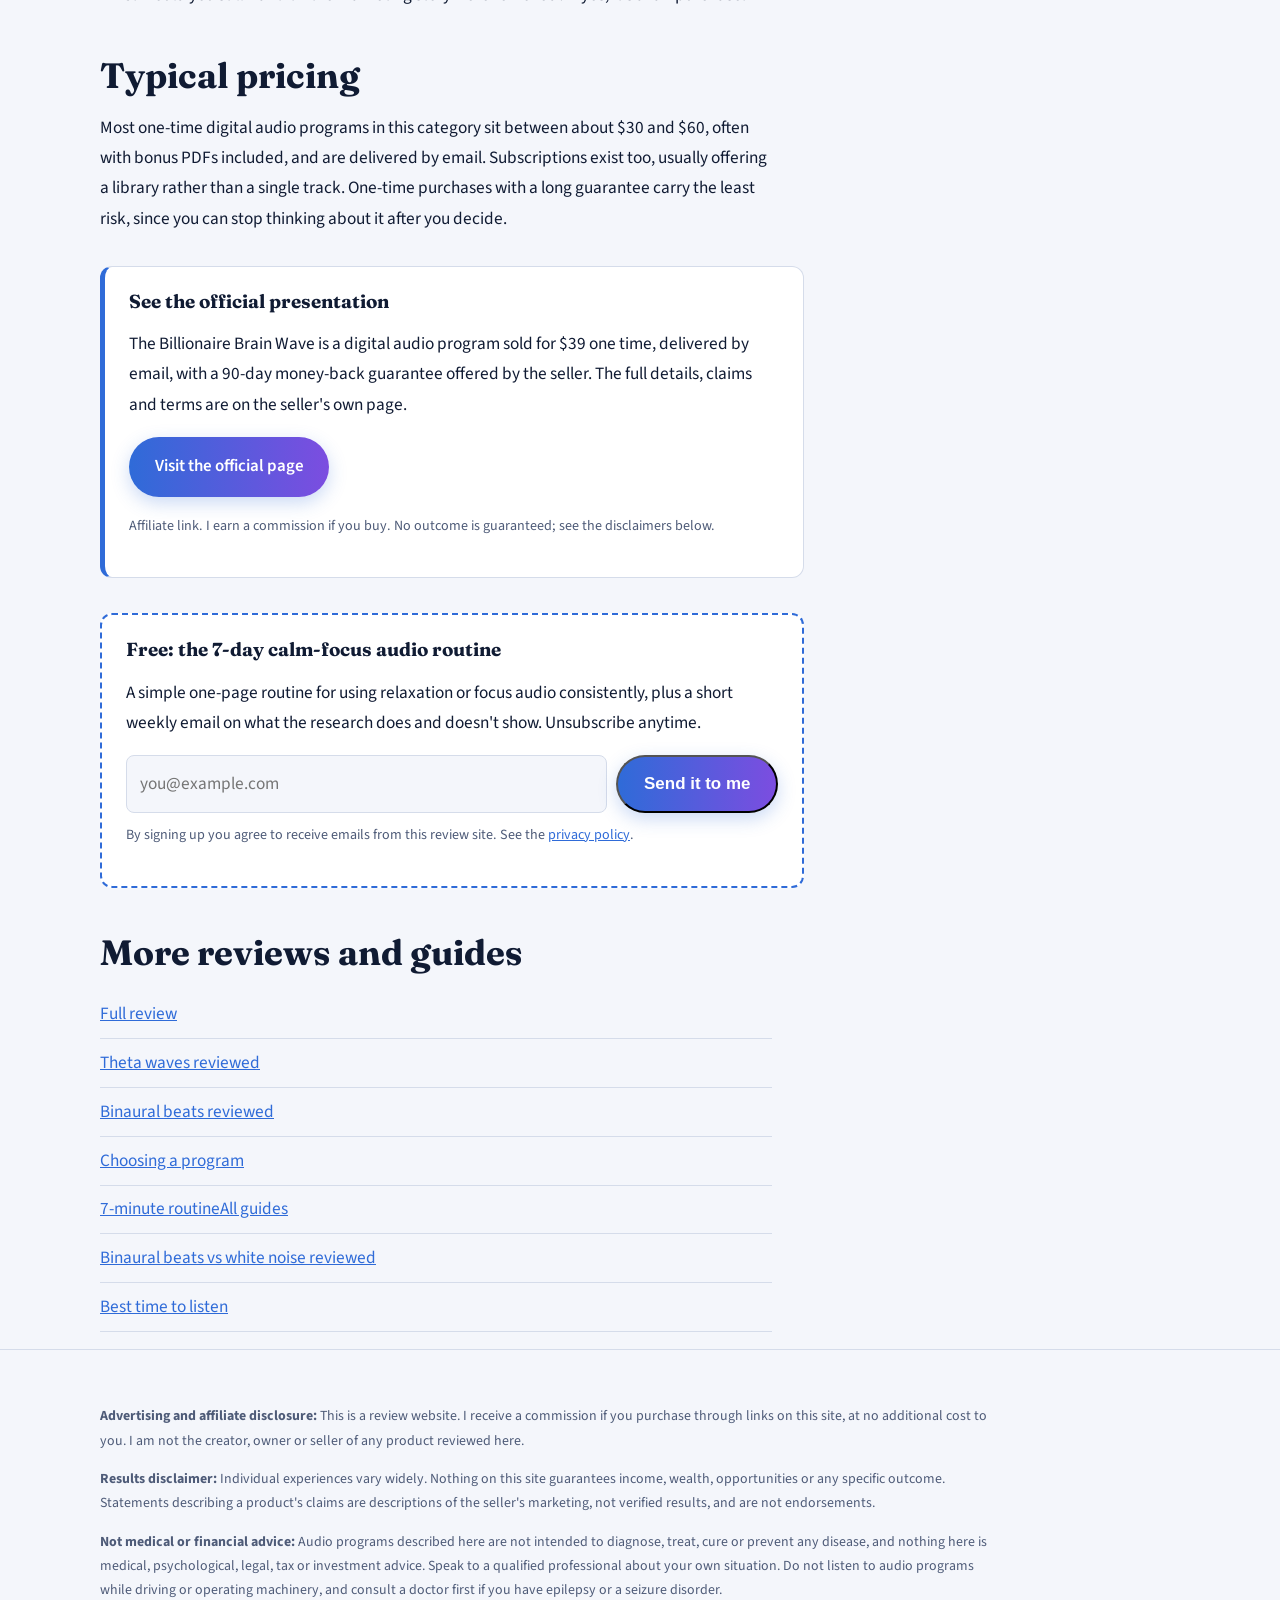
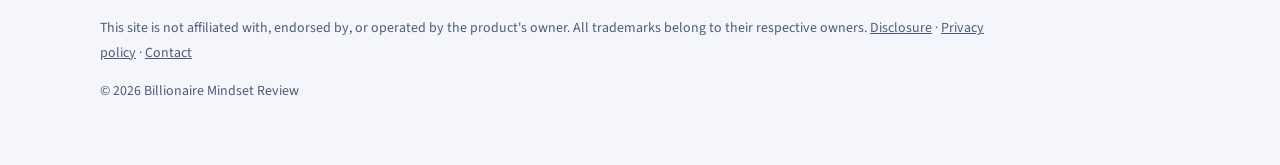
<file: free-vs-paid-binaural-beats-review/index.html>
<!DOCTYPE html>
<html lang="en-US">
<head>
<meta charset="utf-8">
<meta name="viewport" content="width=device-width, initial-scale=1">
<title>Free vs Paid Binaural Beats: An Honest Review of What You Get</title>
<meta name="description" content="Is paying for binaural or theta audio worth it when free tracks exist? A review of what paid programs add, what they don&#x27;t, and how to decide.">
<meta name="robots" content="index, follow, max-image-preview:large">
<link rel="canonical" href="https://billionairemindsetreview.vercel.app/free-vs-paid-binaural-beats-review/">
<meta property="og:type" content="article">
<meta property="og:title" content="Free vs Paid Binaural Beats: An Honest Review of What You Get">
<meta property="og:description" content="Is paying for binaural or theta audio worth it when free tracks exist? A review of what paid programs add, what they don&#x27;t, and how to decide.">
<meta property="og:url" content="https://billionairemindsetreview.vercel.app/free-vs-paid-binaural-beats-review/">
<meta property="og:image" content="https://billionairemindsetreview.vercel.app/images/review-cover.png">
<meta property="og:site_name" content="Billionaire Mindset Review">
<meta name="twitter:card" content="summary_large_image">
<link rel="icon" href="/favicon.svg" type="image/svg+xml">
<link rel="preconnect" href="https://fonts.googleapis.com">
<link rel="preconnect" href="https://fonts.gstatic.com" crossorigin>
<link href="https://fonts.googleapis.com/css2?family=Fraunces:opsz,wght@9..144,700&family=Source+Sans+3:wght@400;600&display=swap" rel="stylesheet">
<link rel="stylesheet" href="/styles.css">
<script type="application/ld+json">{"@context": "https://schema.org", "@type": "Article", "headline": "Free vs Paid Binaural Beats: An Honest Review of What You Get", "description": "Is paying for binaural or theta audio worth it when free tracks exist? A review of what paid programs add, what they don't, and how to decide.", "datePublished": "2026-09-23", "dateModified": "2026-09-23", "mainEntityOfPage": "https://billionairemindsetreview.vercel.app/free-vs-paid-binaural-beats-review/", "image": "https://billionairemindsetreview.vercel.app/images/review-cover.png", "author": {"@type": "Person", "name": "Billionaire Mindset Review editor"}, "publisher": {"@type": "Organization", "name": "Billionaire Mindset Review"}}</script>
</head>
<body>
<div class="disc"><div class="wrap"><p><strong>Advertising disclosure:</strong> This is an independent REVIEW page. I am compensated if you buy through my links, at no extra cost to you. <a href="/disclosure/" style="color:inherit">Full disclosure</a></p></div></div>
<header class="wrap top"><a class="brand" href="/">Billionaire Mindset <span class="tag">REVIEW</span></a><nav aria-label="Main"><a href="/theta-waves-and-money-mindset-review/">Theta waves reviewed</a><a href="/binaural-beats-benefits-review/">Binaural beats reviewed</a><a href="/manifestation-audio-programs-review/">Choosing a program</a><a href="/7-minute-morning-audio-routine-review/">7-minute routine</a><a href="/review-guides/">All guides</a></nav></header>
<main class="wrap"><article class="narrow">
<h1>Free vs paid binaural audio, reviewed</h1>
<p class="meta">Updated September 2026 &middot; Review page &middot; contains affiliate links</p>
<p class="lede">There are thousands of free tracks on streaming services. So what does a paid program actually add, and when is it worth $30 to $60?</p>
<div class="wavebox"><svg viewBox="0 0 900 90" preserveAspectRatio="none" role="img" aria-label="Sound wave illustration" style="height:90px">
<defs><linearGradient id="g1" x1="0" x2="1"><stop offset="0" stop-color="var(--wave)"/><stop offset="1" stop-color="var(--wave2)"/></linearGradient></defs>
<g fill="none" stroke="url(#g1)" stroke-linecap="round">
<path d="M0 45 Q 56 7 112 45 T 225 45 T 337 45 T 450 45 T 562 45 T 675 45 T 787 45 T 900 45" stroke-width="3" opacity=".9"/>
<path d="M0 45 Q 40 71 80 45 T 160 45 T 240 45 T 320 45 T 400 45 T 480 45 T 560 45 T 640 45 T 720 45 T 800 45 T 900 45" stroke-width="2" opacity=".5"/>
</g></svg></div>

<h2>What free gets you</h2>
<p>Streaming platforms and video sites carry endless free ambient, binaural and theta tracks, many of them hours long and perfectly pleasant. For simply finding out whether you enjoy this kind of audio, free is the correct starting point, and I'd tell anyone to spend a week there before paying for anything.</p>
<p>The downsides are real but small: inconsistent quality, ads interrupting the mood, tracks disappearing, and the endless scrolling that itself becomes a distraction.</p>

<h2>What paid programs actually add</h2>
<ul>
<li><strong>Structure.</strong> One track, one length, one time of day, so you stop choosing and start doing.</li>
<li><strong>Consistency.</strong> The same audio daily makes it easier to tell whether it's working.</li>
<li><strong>Offline files.</strong> No ads, no buffering, no algorithm.</li>
<li><strong>A refund window.</strong> The better-run products offer 30 to 90 days, which makes trying them low-risk.</li>
<li><strong>Framing and guides.</strong> Written material around the audio. Value here varies enormously.</li>
</ul>

<h2>What paid programs do not add</h2>
<p>A secret frequency that free tracks lack. Audio is audio, and a 6 Hz beat is a 6 Hz beat whoever produced it. When a product's pitch rests on an exclusive discovery, treat the specific promise as marketing and judge the product on whether you enjoy using it daily.</p>
<p>They also don't add results outside your control. No audio product can promise income, luck or opportunities, and anyone telling you otherwise is a reason to close the tab.</p>

<h2>How to decide in five minutes</h2>
<ol>
<li>Have you used free tracks consistently for at least a week? If no, do that first.</li>
<li>Did you enjoy it enough to keep going without being told to? If no, paying won't fix that.</li>
<li>Is the price money you'd be fine losing? If no, stop here.</li>
<li>Does the product state a clear refund window in writing? If no, skip it.</li>
<li>Would you still want it if the marketing story were removed? If yes, it's a fair purchase.</li>
</ol>

<h2>Typical pricing</h2>
<p>Most one-time digital audio programs in this category sit between about $30 and $60, often with bonus PDFs included, and are delivered by email. Subscriptions exist too, usually offering a library rather than a single track. One-time purchases with a long guarantee carry the least risk, since you can stop thinking about it after you decide.</p>

<div class="cta"><h3>See the official presentation</h3>
<p>The Billionaire Brain Wave is a digital audio program sold for $39 one time, delivered by email, with a 90-day money-back guarantee offered by the seller. The full details, claims and terms are on the seller's own page.</p>
<p><a class="btn" href="https://c82d9rkpfu7yfv2-2f63pnkc72.hop.clickbank.net/?&amp;traffic_source=Google&amp;traffic_type=organic&amp;campaign=BM-free-paid" rel="sponsored nofollow noopener" target="_blank">Visit the official page</a></p>
<p class="fine">Affiliate link. I earn a commission if you buy. No outcome is guaranteed; see the disclaimers below.</p></div>

<div class="signup">
  <h3>Free: the 7-day calm-focus audio routine</h3>
  <p>A simple one-page routine for using relaxation or focus audio consistently, plus a short weekly email on what the research does and doesn't show. Unsubscribe anytime.</p>
  <form class="js-signup" action="REPLACE_WITH_MAILERLITE" method="post">
    <label for="em" style="position:absolute;left:-9999px">Email address</label>
    <input id="em" type="email" name="fields[email]" placeholder="you@example.com" required autocomplete="email">
    <button class="btn" type="submit">Send it to me</button>
  </form>
  <p class="fine">By signing up you agree to receive emails from this review site. See the <a href="/privacy/">privacy policy</a>.</p>
</div>
<h2>More reviews and guides</h2><ul class="related"><li><a href="/">Full review</a></li><li><a href="/theta-waves-and-money-mindset-review/">Theta waves reviewed</a></li><li><a href="/binaural-beats-benefits-review/">Binaural beats reviewed</a></li><li><a href="/manifestation-audio-programs-review/">Choosing a program</a></li><li><a href="/7-minute-morning-audio-routine-review/">7-minute routine</a><a href="/review-guides/">All guides</a></li><li><a href="/binaural-beats-vs-white-noise-review/">Binaural beats vs white noise reviewed</a></li><li><a href="/best-time-to-listen-focus-audio-review/">Best time to listen</a></li></ul>
</article></main>
<footer><div class="wrap">
<p><strong>Advertising and affiliate disclosure:</strong> This is a review website. I receive a commission if you purchase through links on this site, at no additional cost to you. I am not the creator, owner or seller of any product reviewed here.</p>
<p><strong>Results disclaimer:</strong> Individual experiences vary widely. Nothing on this site guarantees income, wealth, opportunities or any specific outcome. Statements describing a product's claims are descriptions of the seller's marketing, not verified results, and are not endorsements.</p>
<p><strong>Not medical or financial advice:</strong> Audio programs described here are not intended to diagnose, treat, cure or prevent any disease, and nothing here is medical, psychological, legal, tax or investment advice. Speak to a qualified professional about your own situation. Do not listen to audio programs while driving or operating machinery, and consult a doctor first if you have epilepsy or a seizure disorder.</p>
<p>This site is not affiliated with, endorsed by, or operated by the product's owner. All trademarks belong to their respective owners. <a href="/disclosure/">Disclosure</a> &middot; <a href="/privacy/">Privacy policy</a> &middot; <a href="/contact/">Contact</a></p>
<p>&copy; 2026 Billionaire Mindset Review</p>
</div></footer>
<script>
document.querySelectorAll('.js-signup').forEach(function(f){if(f.getAttribute('action').indexOf('REPLACE')===0){f.addEventListener('submit',function(e){e.preventDefault();window.location.href='/free-routine/';});}});
</script>
</body></html>
</file>
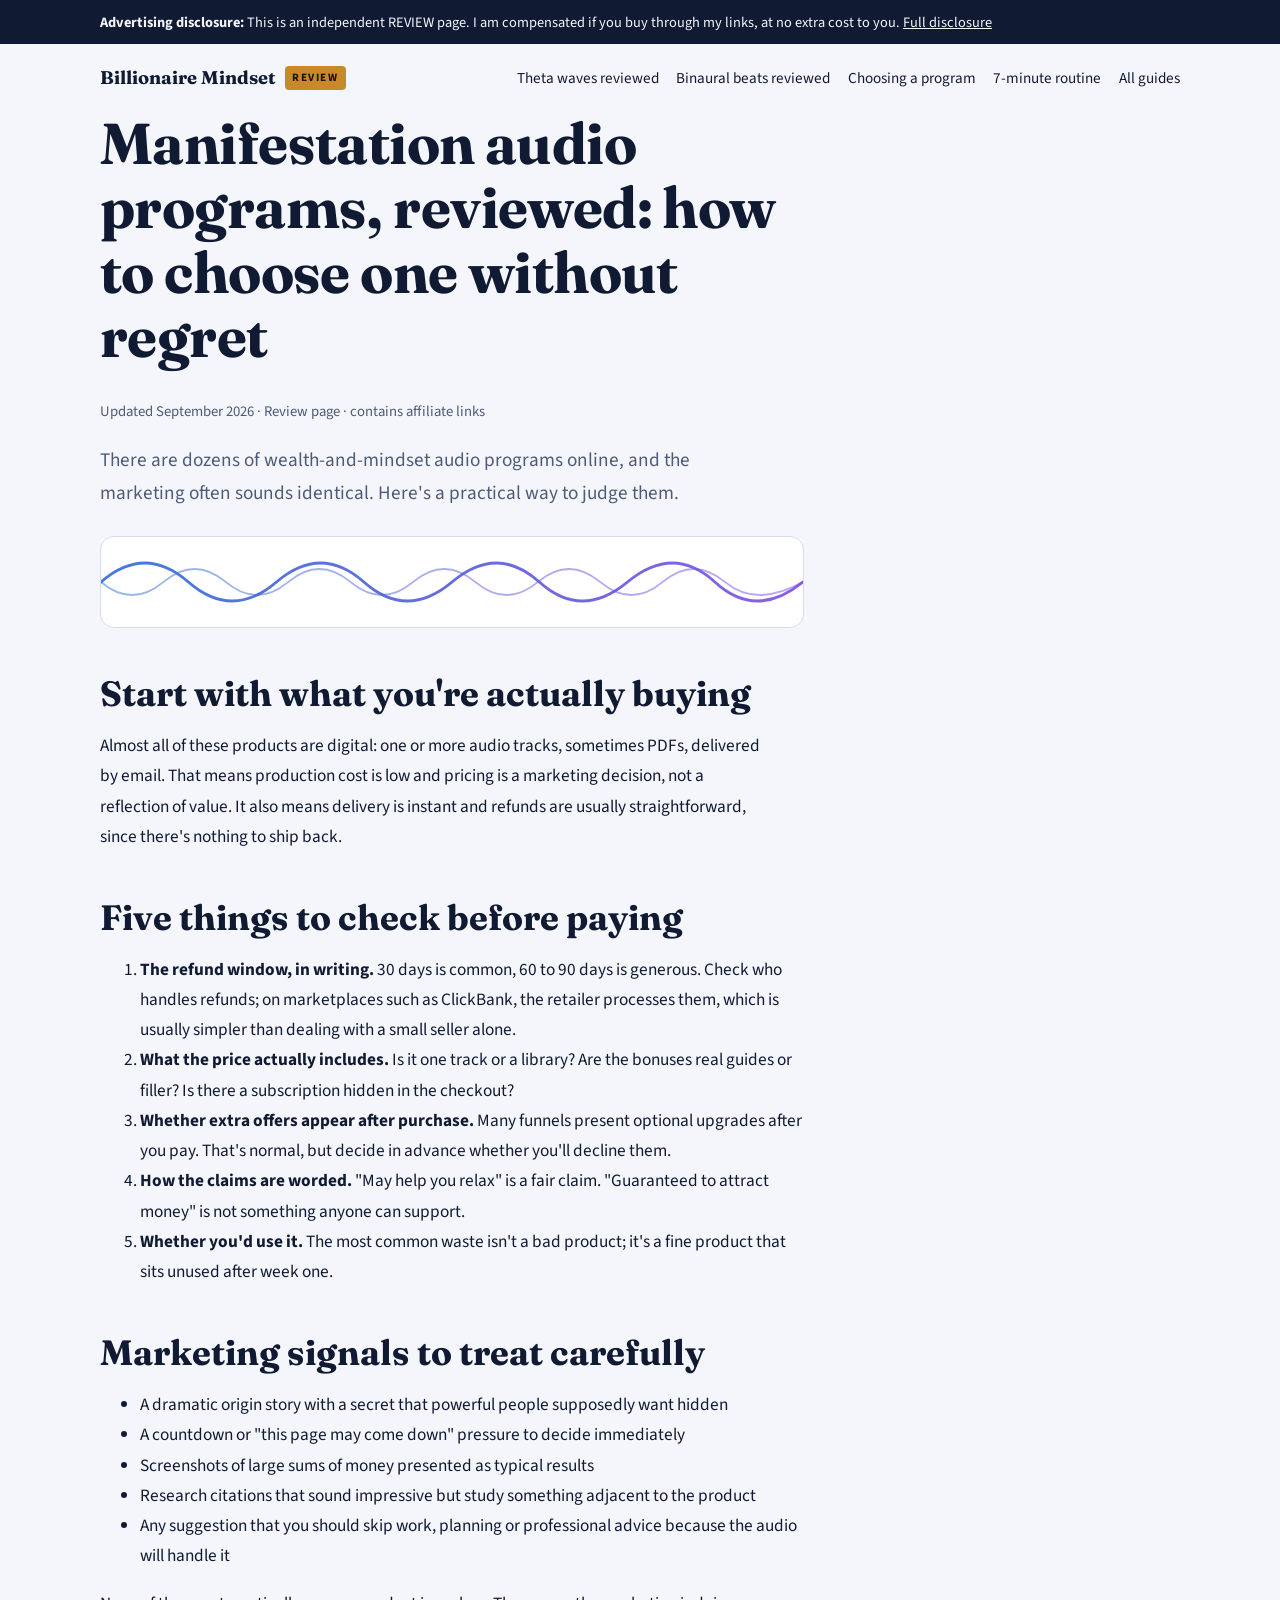
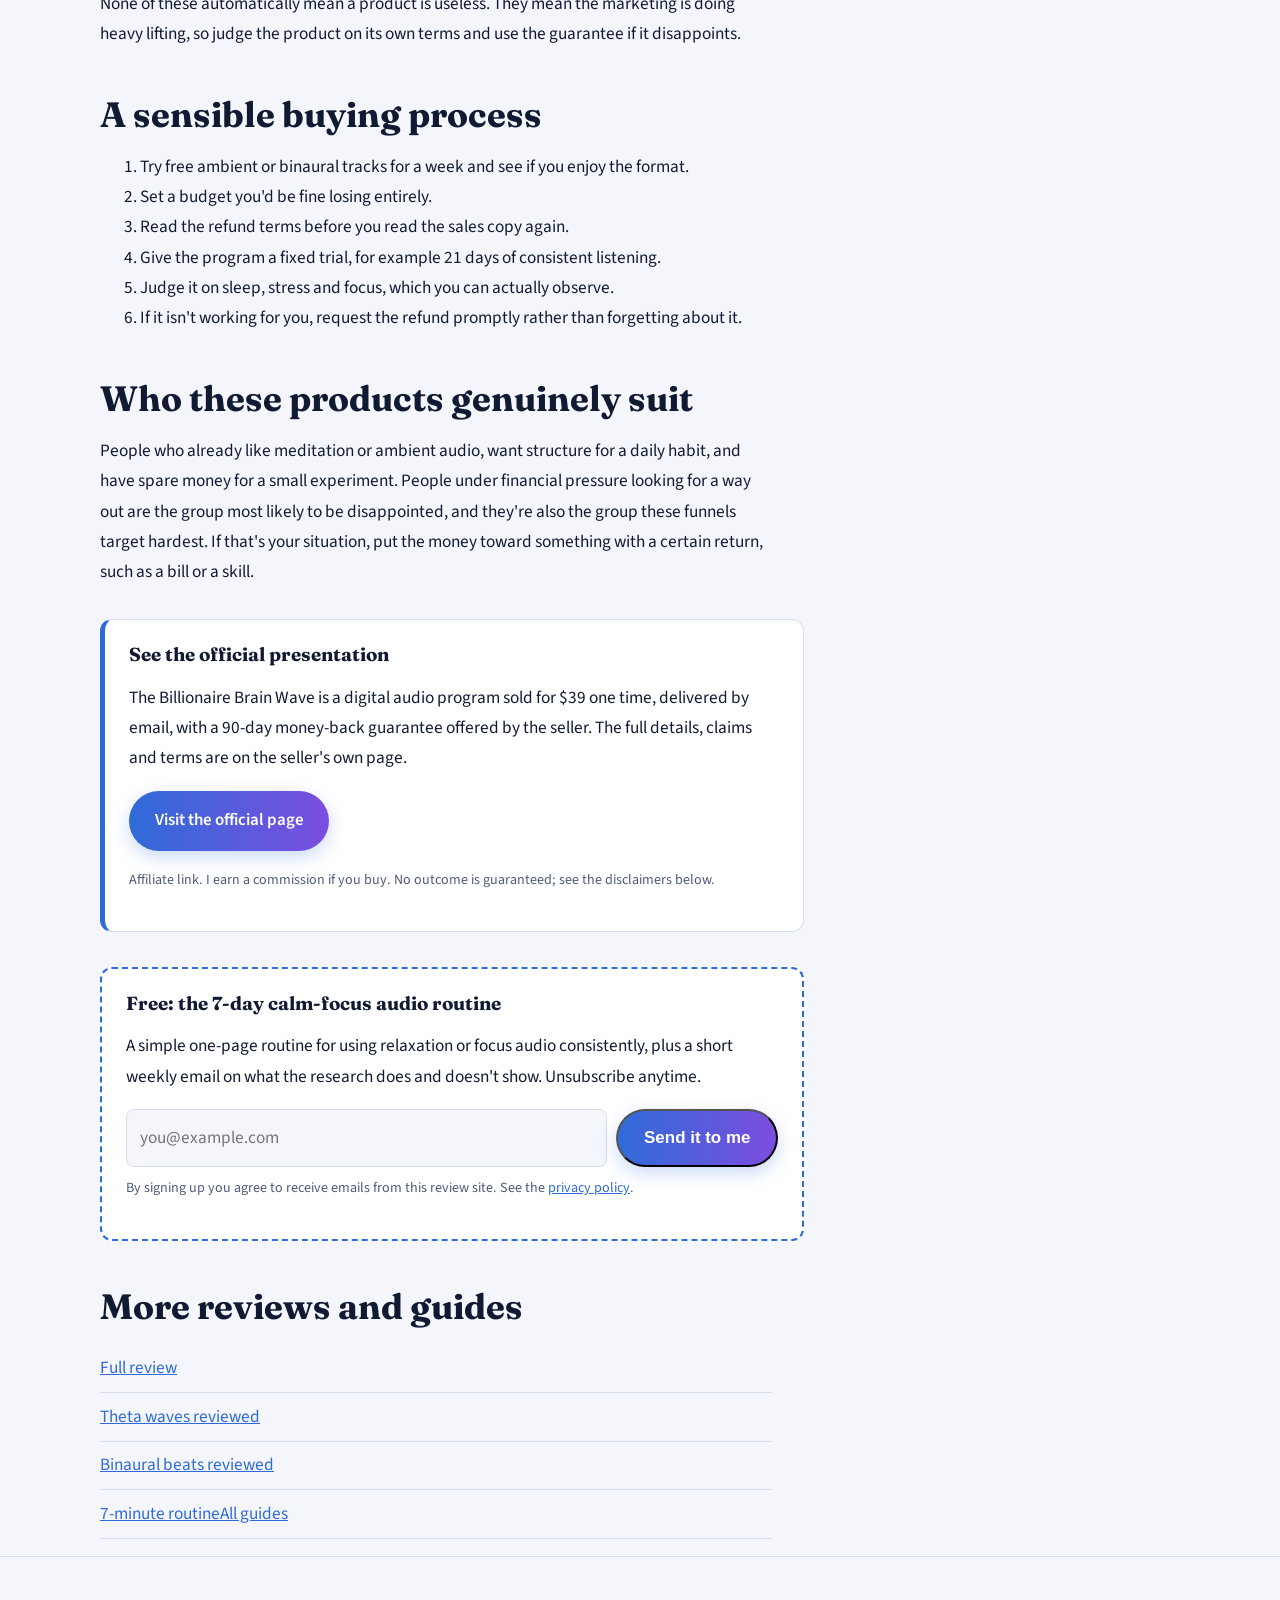
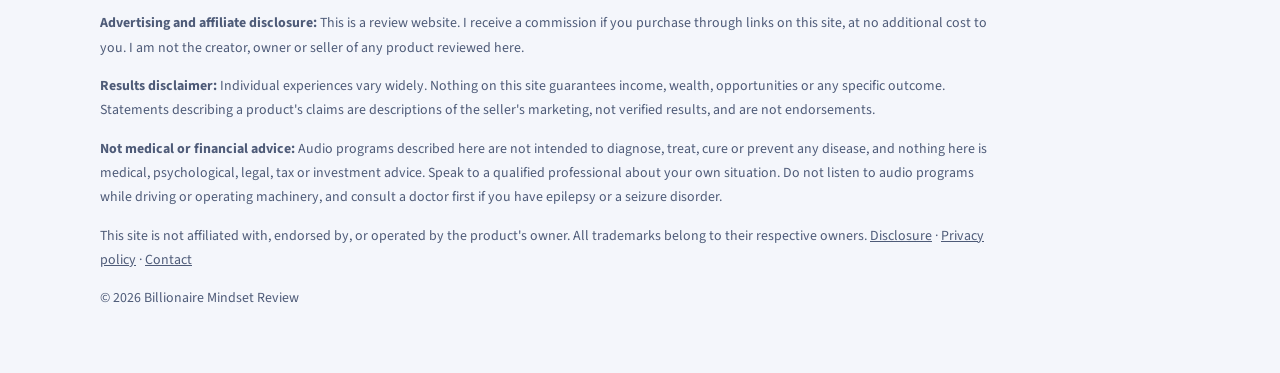
<file: manifestation-audio-programs-review/index.html>
<!DOCTYPE html>
<html lang="en-US">
<head>
<meta charset="utf-8">
<meta name="viewport" content="width=device-width, initial-scale=1">
<title>Manifestation Audio Programs Review: How to Choose One Safely</title>
<meta name="description" content="A buyer&#x27;s review guide to manifestation and brainwave audio programs: red flags, fair pricing, refund terms, and questions to ask before you pay.">
<meta name="robots" content="index, follow, max-image-preview:large">
<link rel="canonical" href="https://billionairemindsetreview.vercel.app/manifestation-audio-programs-review/">
<meta property="og:type" content="article">
<meta property="og:title" content="Manifestation Audio Programs Review: How to Choose One Safely">
<meta property="og:description" content="A buyer&#x27;s review guide to manifestation and brainwave audio programs: red flags, fair pricing, refund terms, and questions to ask before you pay.">
<meta property="og:url" content="https://billionairemindsetreview.vercel.app/manifestation-audio-programs-review/">
<meta property="og:image" content="https://billionairemindsetreview.vercel.app/images/review-cover.png">
<meta property="og:site_name" content="Billionaire Mindset Review">
<meta name="twitter:card" content="summary_large_image">
<link rel="icon" href="/favicon.svg" type="image/svg+xml">
<link rel="preconnect" href="https://fonts.googleapis.com">
<link rel="preconnect" href="https://fonts.gstatic.com" crossorigin>
<link href="https://fonts.googleapis.com/css2?family=Fraunces:opsz,wght@9..144,700&family=Source+Sans+3:wght@400;600&display=swap" rel="stylesheet">
<link rel="stylesheet" href="/styles.css">
<script type="application/ld+json">{"@context": "https://schema.org", "@type": "Article", "headline": "Manifestation Audio Programs Review: How to Choose One Safely", "description": "A buyer's review guide to manifestation and brainwave audio programs: red flags, fair pricing, refund terms, and questions to ask before you pay.", "datePublished": "2026-09-23", "dateModified": "2026-09-23", "mainEntityOfPage": "https://billionairemindsetreview.vercel.app/manifestation-audio-programs-review/", "image": "https://billionairemindsetreview.vercel.app/images/review-cover.png", "author": {"@type": "Person", "name": "Billionaire Mindset Review editor"}, "publisher": {"@type": "Organization", "name": "Billionaire Mindset Review"}}</script>
</head>
<body>
<div class="disc"><div class="wrap"><p><strong>Advertising disclosure:</strong> This is an independent REVIEW page. I am compensated if you buy through my links, at no extra cost to you. <a href="/disclosure/" style="color:inherit">Full disclosure</a></p></div></div>
<header class="wrap top"><a class="brand" href="/">Billionaire Mindset <span class="tag">REVIEW</span></a><nav aria-label="Main"><a href="/theta-waves-and-money-mindset-review/">Theta waves reviewed</a><a href="/binaural-beats-benefits-review/">Binaural beats reviewed</a><a href="/manifestation-audio-programs-review/">Choosing a program</a><a href="/7-minute-morning-audio-routine-review/">7-minute routine</a><a href="/review-guides/">All guides</a></nav></header>
<main class="wrap"><article class="narrow">
<h1>Manifestation audio programs, reviewed: how to choose one without regret</h1>
<p class="meta">Updated September 2026 &middot; Review page &middot; contains affiliate links</p>
<p class="lede">There are dozens of wealth-and-mindset audio programs online, and the marketing often sounds identical. Here's a practical way to judge them.</p>
<div class="wavebox"><svg viewBox="0 0 900 90" preserveAspectRatio="none" role="img" aria-label="Sound wave illustration" style="height:90px">
<defs><linearGradient id="g1" x1="0" x2="1"><stop offset="0" stop-color="var(--wave)"/><stop offset="1" stop-color="var(--wave2)"/></linearGradient></defs>
<g fill="none" stroke="url(#g1)" stroke-linecap="round">
<path d="M0 45 Q 56 7 112 45 T 225 45 T 337 45 T 450 45 T 562 45 T 675 45 T 787 45 T 900 45" stroke-width="3" opacity=".9"/>
<path d="M0 45 Q 40 71 80 45 T 160 45 T 240 45 T 320 45 T 400 45 T 480 45 T 560 45 T 640 45 T 720 45 T 800 45 T 900 45" stroke-width="2" opacity=".5"/>
</g></svg></div>

<h2>Start with what you're actually buying</h2>
<p>Almost all of these products are digital: one or more audio tracks, sometimes PDFs, delivered by email. That means production cost is low and pricing is a marketing decision, not a reflection of value. It also means delivery is instant and refunds are usually straightforward, since there's nothing to ship back.</p>

<h2>Five things to check before paying</h2>
<ol>
<li><strong>The refund window, in writing.</strong> 30 days is common, 60 to 90 days is generous. Check who handles refunds; on marketplaces such as ClickBank, the retailer processes them, which is usually simpler than dealing with a small seller alone.</li>
<li><strong>What the price actually includes.</strong> Is it one track or a library? Are the bonuses real guides or filler? Is there a subscription hidden in the checkout?</li>
<li><strong>Whether extra offers appear after purchase.</strong> Many funnels present optional upgrades after you pay. That's normal, but decide in advance whether you'll decline them.</li>
<li><strong>How the claims are worded.</strong> "May help you relax" is a fair claim. "Guaranteed to attract money" is not something anyone can support.</li>
<li><strong>Whether you'd use it.</strong> The most common waste isn't a bad product; it's a fine product that sits unused after week one.</li>
</ol>

<h2>Marketing signals to treat carefully</h2>
<ul>
<li>A dramatic origin story with a secret that powerful people supposedly want hidden</li>
<li>A countdown or "this page may come down" pressure to decide immediately</li>
<li>Screenshots of large sums of money presented as typical results</li>
<li>Research citations that sound impressive but study something adjacent to the product</li>
<li>Any suggestion that you should skip work, planning or professional advice because the audio will handle it</li>
</ul>
<p>None of these automatically mean a product is useless. They mean the marketing is doing heavy lifting, so judge the product on its own terms and use the guarantee if it disappoints.</p>

<h2>A sensible buying process</h2>
<ol>
<li>Try free ambient or binaural tracks for a week and see if you enjoy the format.</li>
<li>Set a budget you'd be fine losing entirely.</li>
<li>Read the refund terms before you read the sales copy again.</li>
<li>Give the program a fixed trial, for example 21 days of consistent listening.</li>
<li>Judge it on sleep, stress and focus, which you can actually observe.</li>
<li>If it isn't working for you, request the refund promptly rather than forgetting about it.</li>
</ol>

<h2>Who these products genuinely suit</h2>
<p>People who already like meditation or ambient audio, want structure for a daily habit, and have spare money for a small experiment. People under financial pressure looking for a way out are the group most likely to be disappointed, and they're also the group these funnels target hardest. If that's your situation, put the money toward something with a certain return, such as a bill or a skill.</p>

<div class="cta"><h3>See the official presentation</h3>
<p>The Billionaire Brain Wave is a digital audio program sold for $39 one time, delivered by email, with a 90-day money-back guarantee offered by the seller. The full details, claims and terms are on the seller's own page.</p>
<p><a class="btn" href="https://c82d9rkpfu7yfv2-2f63pnkc72.hop.clickbank.net/?&amp;traffic_source=Google&amp;traffic_type=organic&amp;campaign=BM-choose" rel="sponsored nofollow noopener" target="_blank">Visit the official page</a></p>
<p class="fine">Affiliate link. I earn a commission if you buy. No outcome is guaranteed; see the disclaimers below.</p></div>

<div class="signup">
  <h3>Free: the 7-day calm-focus audio routine</h3>
  <p>A simple one-page routine for using relaxation or focus audio consistently, plus a short weekly email on what the research does and doesn't show. Unsubscribe anytime.</p>
  <form class="js-signup" action="REPLACE_WITH_MAILERLITE" method="post">
    <label for="em" style="position:absolute;left:-9999px">Email address</label>
    <input id="em" type="email" name="fields[email]" placeholder="you@example.com" required autocomplete="email">
    <button class="btn" type="submit">Send it to me</button>
  </form>
  <p class="fine">By signing up you agree to receive emails from this review site. See the <a href="/privacy/">privacy policy</a>.</p>
</div>
<h2>More reviews and guides</h2><ul class="related"><li><a href="/">Full review</a></li><li><a href="/theta-waves-and-money-mindset-review/">Theta waves reviewed</a></li><li><a href="/binaural-beats-benefits-review/">Binaural beats reviewed</a></li><li><a href="/7-minute-morning-audio-routine-review/">7-minute routine</a><a href="/review-guides/">All guides</a></li></ul>
</article></main>
<footer><div class="wrap">
<p><strong>Advertising and affiliate disclosure:</strong> This is a review website. I receive a commission if you purchase through links on this site, at no additional cost to you. I am not the creator, owner or seller of any product reviewed here.</p>
<p><strong>Results disclaimer:</strong> Individual experiences vary widely. Nothing on this site guarantees income, wealth, opportunities or any specific outcome. Statements describing a product's claims are descriptions of the seller's marketing, not verified results, and are not endorsements.</p>
<p><strong>Not medical or financial advice:</strong> Audio programs described here are not intended to diagnose, treat, cure or prevent any disease, and nothing here is medical, psychological, legal, tax or investment advice. Speak to a qualified professional about your own situation. Do not listen to audio programs while driving or operating machinery, and consult a doctor first if you have epilepsy or a seizure disorder.</p>
<p>This site is not affiliated with, endorsed by, or operated by the product's owner. All trademarks belong to their respective owners. <a href="/disclosure/">Disclosure</a> &middot; <a href="/privacy/">Privacy policy</a> &middot; <a href="/contact/">Contact</a></p>
<p>&copy; 2026 Billionaire Mindset Review</p>
</div></footer>
<script>
document.querySelectorAll('.js-signup').forEach(function(f){if(f.getAttribute('action').indexOf('REPLACE')===0){f.addEventListener('submit',function(e){e.preventDefault();window.location.href='/free-routine/';});}});
</script>
</body></html>
</file>
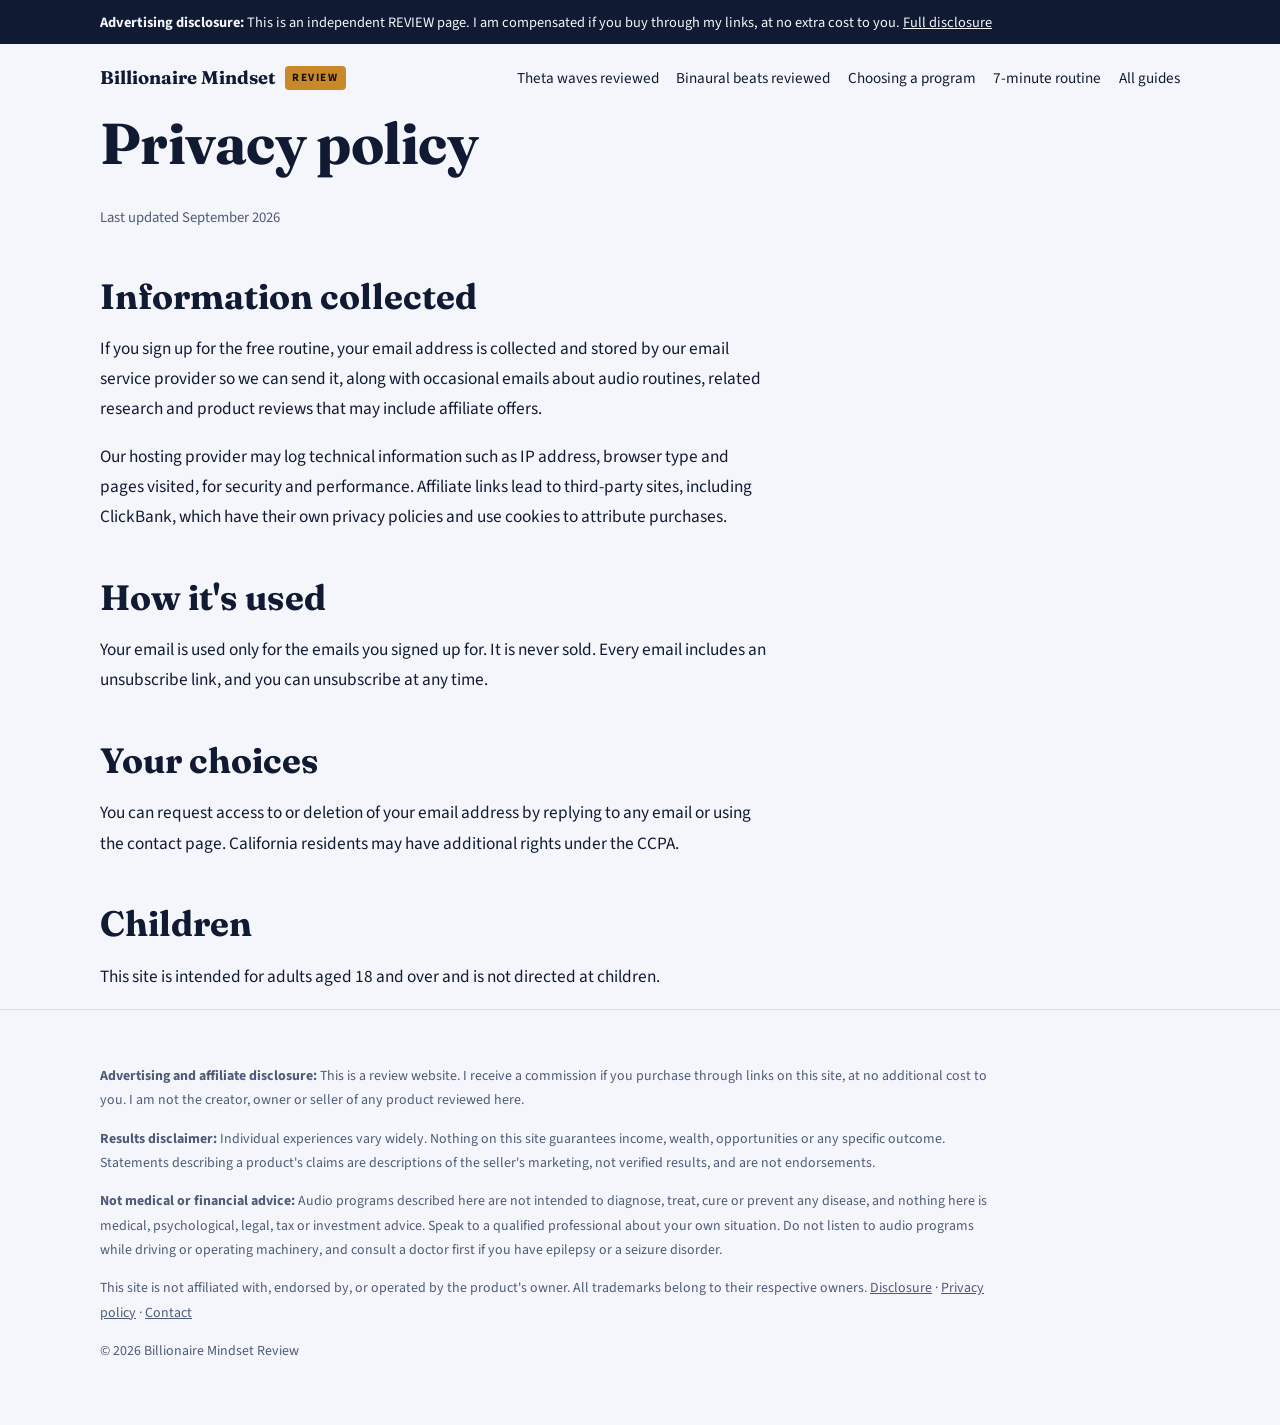
<file: privacy/index.html>
<!DOCTYPE html>
<html lang="en-US">
<head>
<meta charset="utf-8">
<meta name="viewport" content="width=device-width, initial-scale=1">
<title>Privacy Policy | Billionaire Mindset Review</title>
<meta name="description" content="How this review site handles your information.">
<meta name="robots" content="index, follow, max-image-preview:large">
<link rel="canonical" href="https://billionairemindsetreview.vercel.app/privacy/">
<meta property="og:type" content="article">
<meta property="og:title" content="Privacy Policy | Billionaire Mindset Review">
<meta property="og:description" content="How this review site handles your information.">
<meta property="og:url" content="https://billionairemindsetreview.vercel.app/privacy/">
<meta property="og:image" content="https://billionairemindsetreview.vercel.app/images/review-cover.png">
<meta property="og:site_name" content="Billionaire Mindset Review">
<meta name="twitter:card" content="summary_large_image">
<link rel="icon" href="/favicon.svg" type="image/svg+xml">
<link rel="preconnect" href="https://fonts.googleapis.com">
<link rel="preconnect" href="https://fonts.gstatic.com" crossorigin>
<link href="https://fonts.googleapis.com/css2?family=Fraunces:opsz,wght@9..144,700&family=Source+Sans+3:wght@400;600&display=swap" rel="stylesheet">
<link rel="stylesheet" href="/styles.css">

</head>
<body>
<div class="disc"><div class="wrap"><p><strong>Advertising disclosure:</strong> This is an independent REVIEW page. I am compensated if you buy through my links, at no extra cost to you. <a href="/disclosure/" style="color:inherit">Full disclosure</a></p></div></div>
<header class="wrap top"><a class="brand" href="/">Billionaire Mindset <span class="tag">REVIEW</span></a><nav aria-label="Main"><a href="/theta-waves-and-money-mindset-review/">Theta waves reviewed</a><a href="/binaural-beats-benefits-review/">Binaural beats reviewed</a><a href="/manifestation-audio-programs-review/">Choosing a program</a><a href="/7-minute-morning-audio-routine-review/">7-minute routine</a><a href="/review-guides/">All guides</a></nav></header>
<main class="wrap"><article class="narrow">
<h1>Privacy policy</h1>
<p class="meta">Last updated September 2026</p>
<h2>Information collected</h2>
<p>If you sign up for the free routine, your email address is collected and stored by our email service provider so we can send it, along with occasional emails about audio routines, related research and product reviews that may include affiliate offers.</p>
<p>Our hosting provider may log technical information such as IP address, browser type and pages visited, for security and performance. Affiliate links lead to third-party sites, including ClickBank, which have their own privacy policies and use cookies to attribute purchases.</p>
<h2>How it's used</h2>
<p>Your email is used only for the emails you signed up for. It is never sold. Every email includes an unsubscribe link, and you can unsubscribe at any time.</p>
<h2>Your choices</h2>
<p>You can request access to or deletion of your email address by replying to any email or using the contact page. California residents may have additional rights under the CCPA.</p>
<h2>Children</h2>
<p>This site is intended for adults aged 18 and over and is not directed at children.</p>
</article></main>
<footer><div class="wrap">
<p><strong>Advertising and affiliate disclosure:</strong> This is a review website. I receive a commission if you purchase through links on this site, at no additional cost to you. I am not the creator, owner or seller of any product reviewed here.</p>
<p><strong>Results disclaimer:</strong> Individual experiences vary widely. Nothing on this site guarantees income, wealth, opportunities or any specific outcome. Statements describing a product's claims are descriptions of the seller's marketing, not verified results, and are not endorsements.</p>
<p><strong>Not medical or financial advice:</strong> Audio programs described here are not intended to diagnose, treat, cure or prevent any disease, and nothing here is medical, psychological, legal, tax or investment advice. Speak to a qualified professional about your own situation. Do not listen to audio programs while driving or operating machinery, and consult a doctor first if you have epilepsy or a seizure disorder.</p>
<p>This site is not affiliated with, endorsed by, or operated by the product's owner. All trademarks belong to their respective owners. <a href="/disclosure/">Disclosure</a> &middot; <a href="/privacy/">Privacy policy</a> &middot; <a href="/contact/">Contact</a></p>
<p>&copy; 2026 Billionaire Mindset Review</p>
</div></footer>
<script>
document.querySelectorAll('.js-signup').forEach(function(f){if(f.getAttribute('action').indexOf('REPLACE')===0){f.addEventListener('submit',function(e){e.preventDefault();window.location.href='/free-routine/';});}});
</script>
</body></html>
</file>
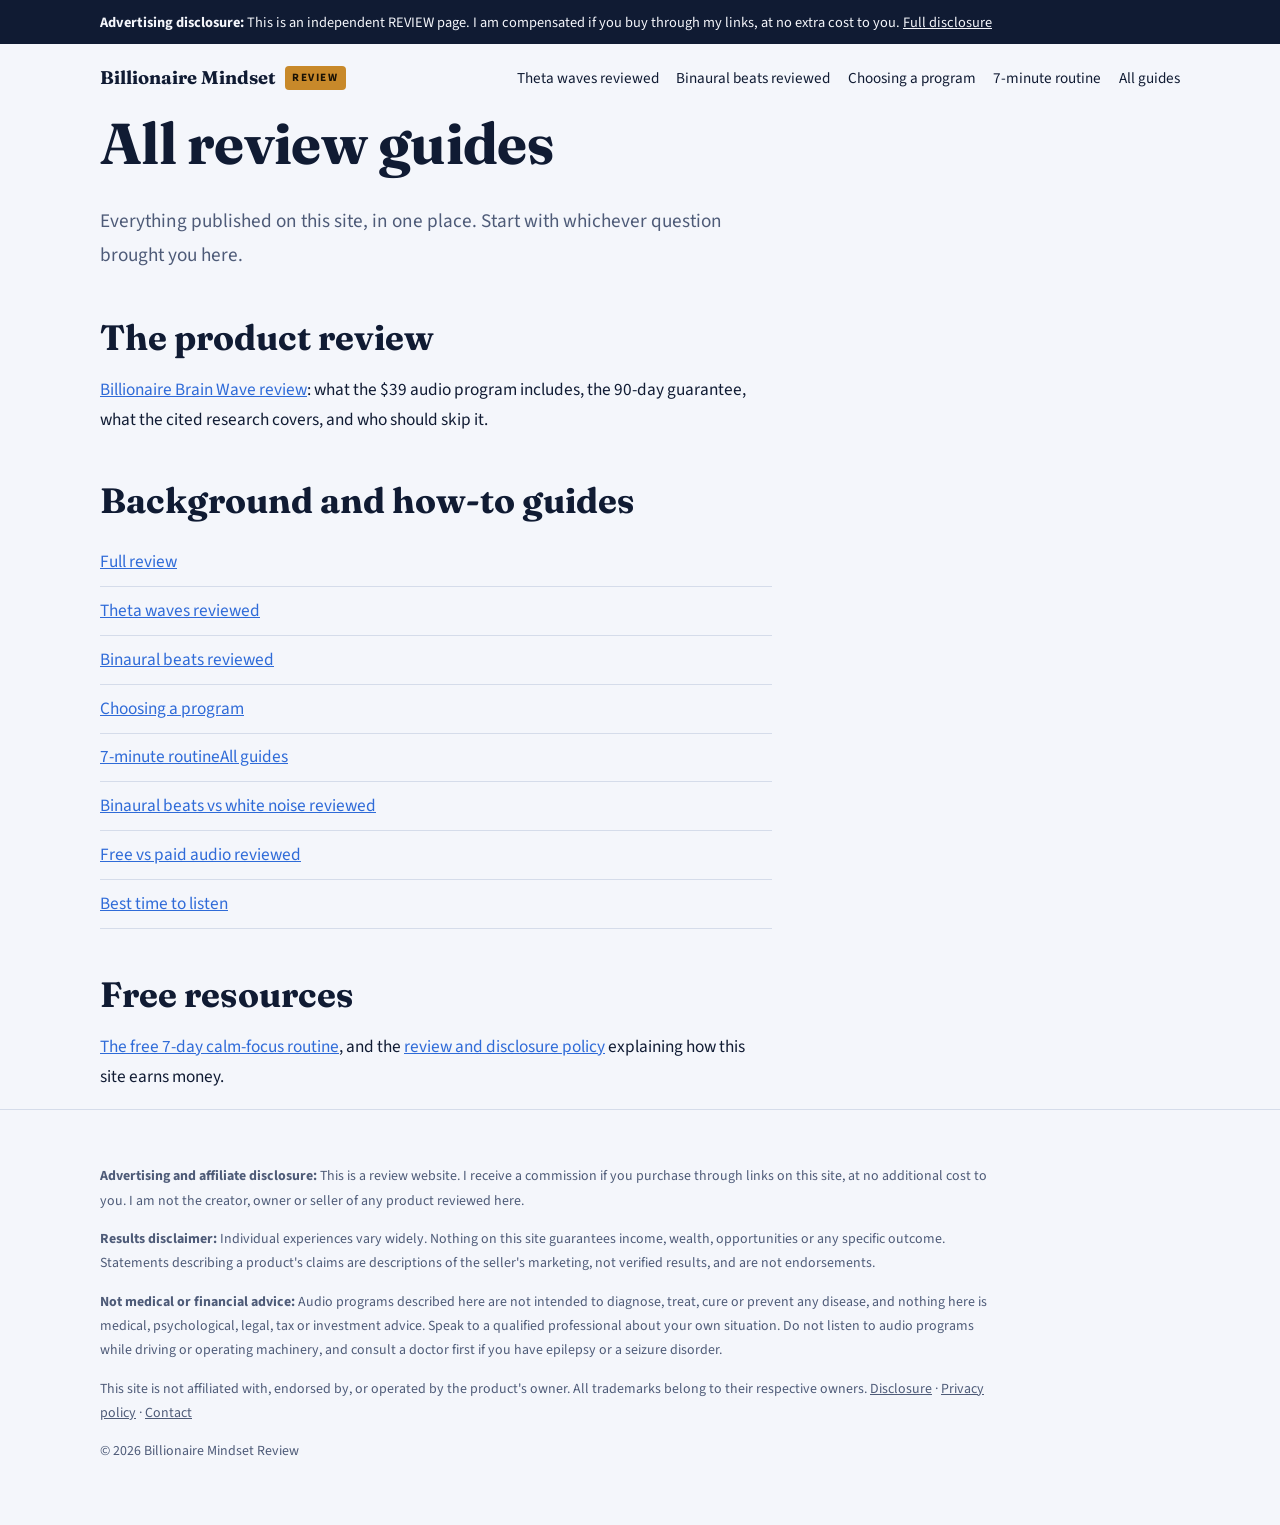
<file: review-guides/index.html>
<!DOCTYPE html>
<html lang="en-US">
<head>
<meta charset="utf-8">
<meta name="viewport" content="width=device-width, initial-scale=1">
<title>All Review Guides: Binaural Audio, Theta Waves and Routines</title>
<meta name="description" content="Every review and guide on this site: binaural beats, theta waves, manifestation audio programs, daily routines and the full product review.">
<meta name="robots" content="index, follow, max-image-preview:large">
<link rel="canonical" href="https://billionairemindsetreview.vercel.app/review-guides/">
<meta property="og:type" content="article">
<meta property="og:title" content="All Review Guides: Binaural Audio, Theta Waves and Routines">
<meta property="og:description" content="Every review and guide on this site: binaural beats, theta waves, manifestation audio programs, daily routines and the full product review.">
<meta property="og:url" content="https://billionairemindsetreview.vercel.app/review-guides/">
<meta property="og:image" content="https://billionairemindsetreview.vercel.app/images/review-cover.png">
<meta property="og:site_name" content="Billionaire Mindset Review">
<meta name="twitter:card" content="summary_large_image">
<link rel="icon" href="/favicon.svg" type="image/svg+xml">
<link rel="preconnect" href="https://fonts.googleapis.com">
<link rel="preconnect" href="https://fonts.gstatic.com" crossorigin>
<link href="https://fonts.googleapis.com/css2?family=Fraunces:opsz,wght@9..144,700&family=Source+Sans+3:wght@400;600&display=swap" rel="stylesheet">
<link rel="stylesheet" href="/styles.css">

</head>
<body>
<div class="disc"><div class="wrap"><p><strong>Advertising disclosure:</strong> This is an independent REVIEW page. I am compensated if you buy through my links, at no extra cost to you. <a href="/disclosure/" style="color:inherit">Full disclosure</a></p></div></div>
<header class="wrap top"><a class="brand" href="/">Billionaire Mindset <span class="tag">REVIEW</span></a><nav aria-label="Main"><a href="/theta-waves-and-money-mindset-review/">Theta waves reviewed</a><a href="/binaural-beats-benefits-review/">Binaural beats reviewed</a><a href="/manifestation-audio-programs-review/">Choosing a program</a><a href="/7-minute-morning-audio-routine-review/">7-minute routine</a><a href="/review-guides/">All guides</a></nav></header>
<main class="wrap"><article class="narrow">
<h1>All review guides</h1>
<p class="lede">Everything published on this site, in one place. Start with whichever question brought you here.</p>
<h2>The product review</h2>
<p><a href="/">Billionaire Brain Wave review</a>: what the $39 audio program includes, the 90-day guarantee, what the cited research covers, and who should skip it.</p>
<h2>Background and how-to guides</h2>
<ul class="related"><li><a href="/">Full review</a></li><li><a href="/theta-waves-and-money-mindset-review/">Theta waves reviewed</a></li><li><a href="/binaural-beats-benefits-review/">Binaural beats reviewed</a></li><li><a href="/manifestation-audio-programs-review/">Choosing a program</a></li><li><a href="/7-minute-morning-audio-routine-review/">7-minute routine</a><a href="/review-guides/">All guides</a></li><li><a href="/binaural-beats-vs-white-noise-review/">Binaural beats vs white noise reviewed</a></li><li><a href="/free-vs-paid-binaural-beats-review/">Free vs paid audio reviewed</a></li><li><a href="/best-time-to-listen-focus-audio-review/">Best time to listen</a></li></ul>
<h2>Free resources</h2>
<p><a href="/free-routine/">The free 7-day calm-focus routine</a>, and the <a href="/disclosure/">review and disclosure policy</a> explaining how this site earns money.</p>
</article></main>
<footer><div class="wrap">
<p><strong>Advertising and affiliate disclosure:</strong> This is a review website. I receive a commission if you purchase through links on this site, at no additional cost to you. I am not the creator, owner or seller of any product reviewed here.</p>
<p><strong>Results disclaimer:</strong> Individual experiences vary widely. Nothing on this site guarantees income, wealth, opportunities or any specific outcome. Statements describing a product's claims are descriptions of the seller's marketing, not verified results, and are not endorsements.</p>
<p><strong>Not medical or financial advice:</strong> Audio programs described here are not intended to diagnose, treat, cure or prevent any disease, and nothing here is medical, psychological, legal, tax or investment advice. Speak to a qualified professional about your own situation. Do not listen to audio programs while driving or operating machinery, and consult a doctor first if you have epilepsy or a seizure disorder.</p>
<p>This site is not affiliated with, endorsed by, or operated by the product's owner. All trademarks belong to their respective owners. <a href="/disclosure/">Disclosure</a> &middot; <a href="/privacy/">Privacy policy</a> &middot; <a href="/contact/">Contact</a></p>
<p>&copy; 2026 Billionaire Mindset Review</p>
</div></footer>
<script>
document.querySelectorAll('.js-signup').forEach(function(f){if(f.getAttribute('action').indexOf('REPLACE')===0){f.addEventListener('submit',function(e){e.preventDefault();window.location.href='/free-routine/';});}});
</script>
</body></html>
</file>
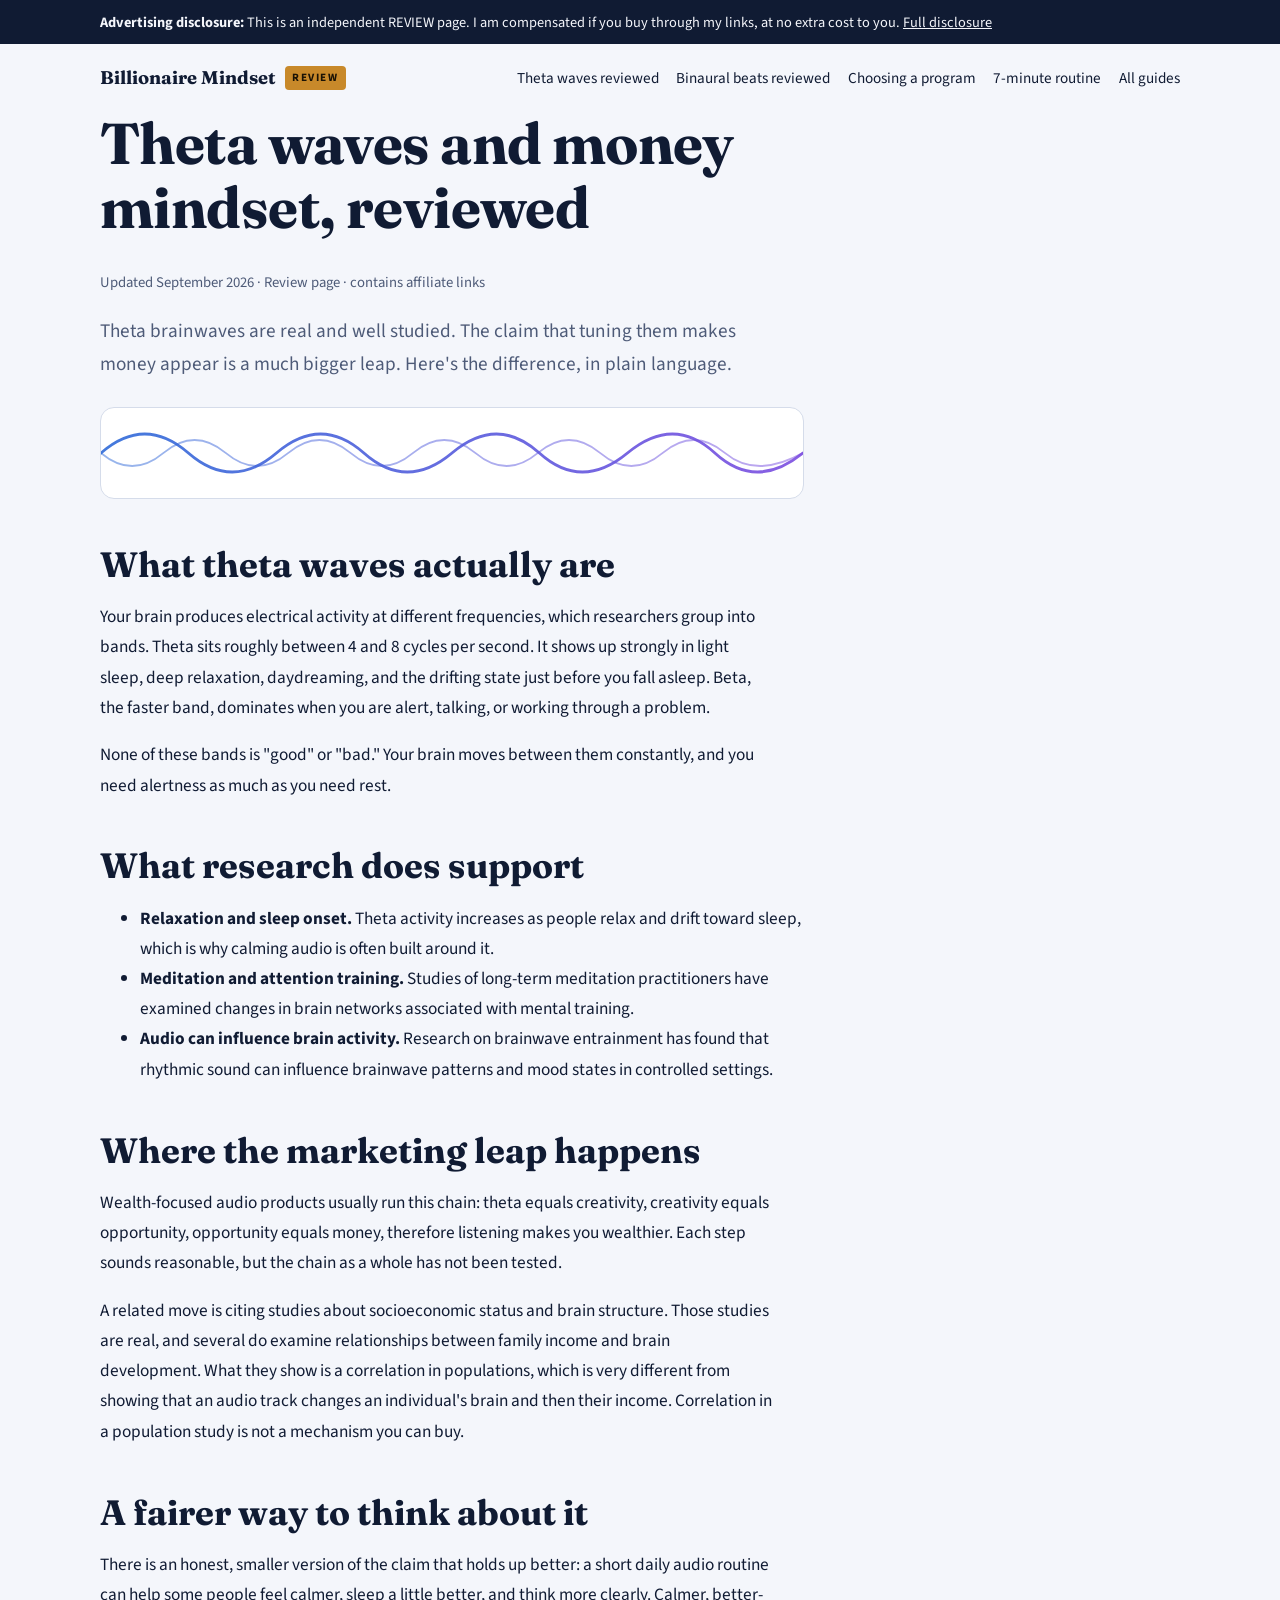
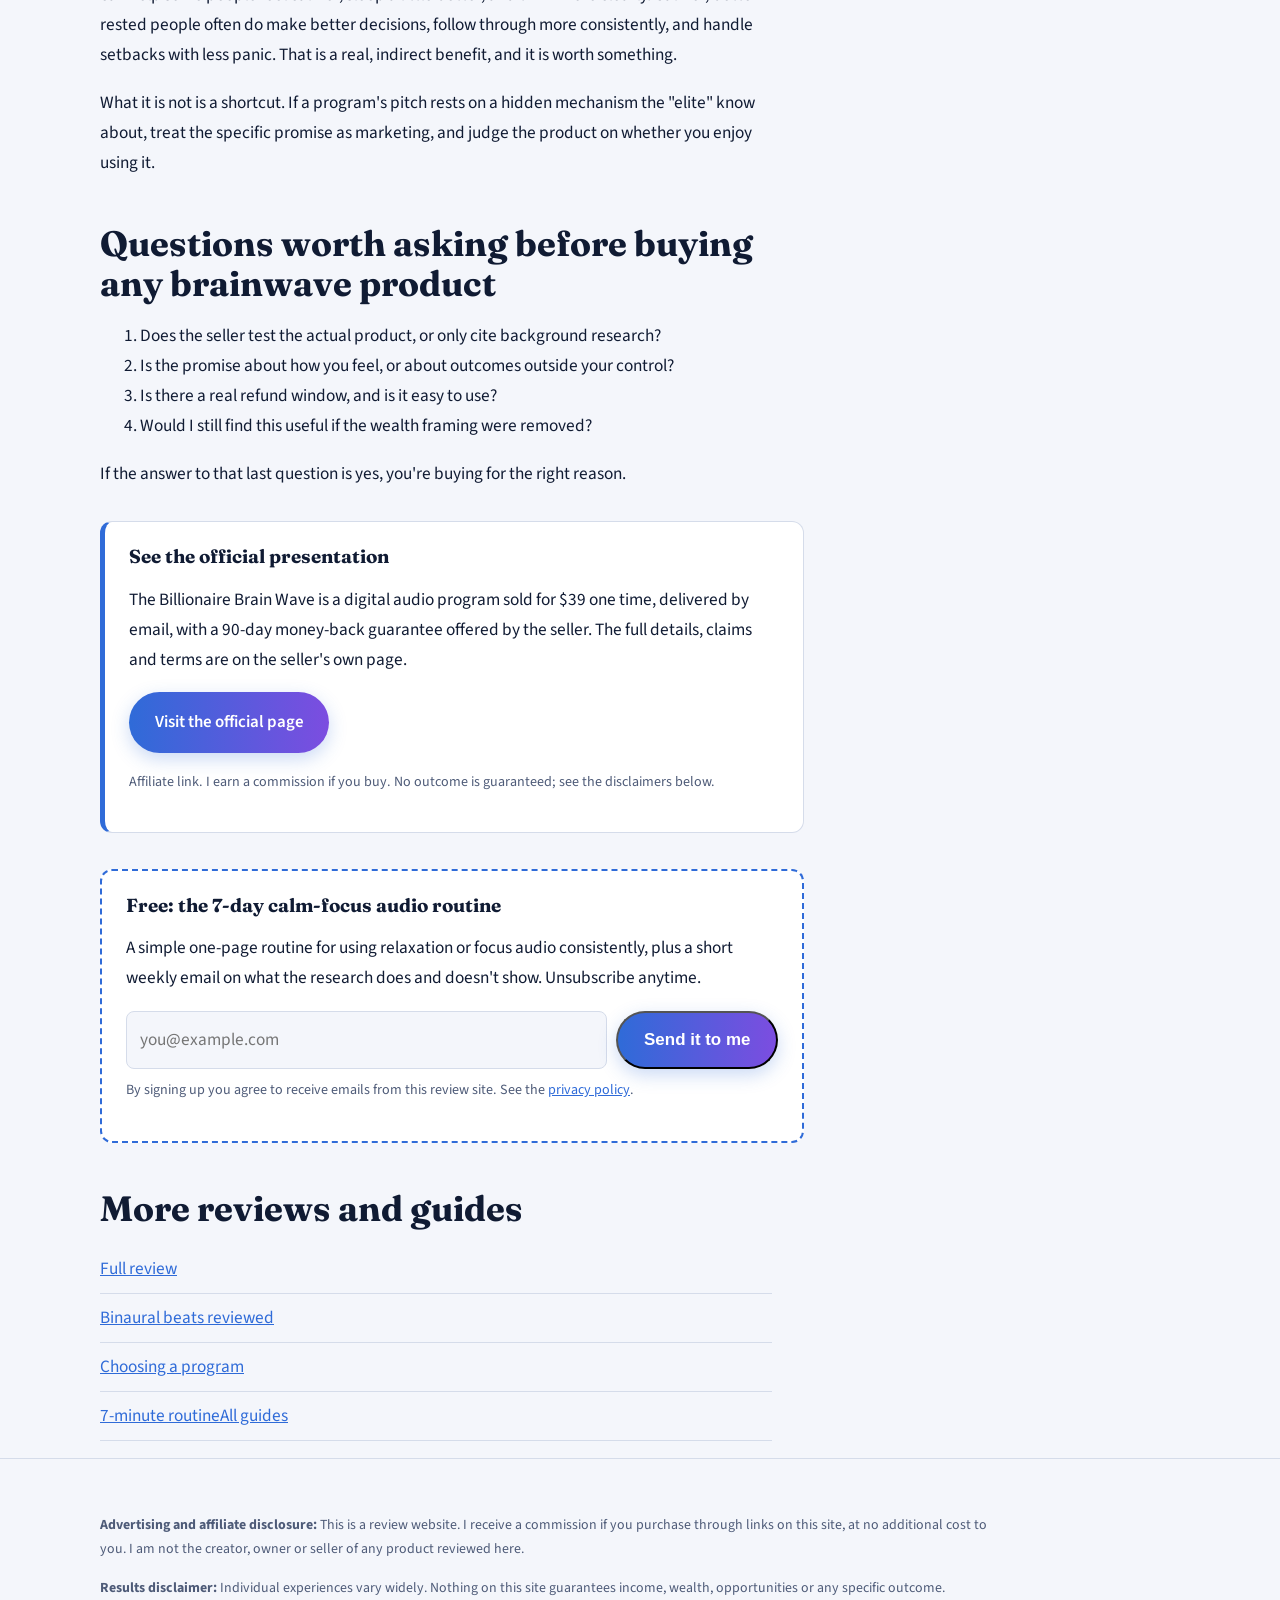
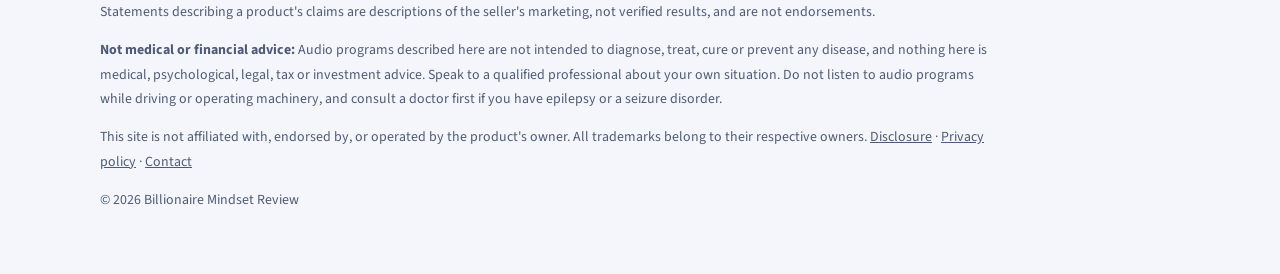
<file: theta-waves-and-money-mindset-review/index.html>
<!DOCTYPE html>
<html lang="en-US">
<head>
<meta charset="utf-8">
<meta name="viewport" content="width=device-width, initial-scale=1">
<title>Theta Waves and Money Mindset: A Review of What Research Shows</title>
<meta name="description" content="A plain-English review of theta brainwaves, what research links them to, and why claims connecting brainwaves directly to wealth go further than the evidence.">
<meta name="robots" content="index, follow, max-image-preview:large">
<link rel="canonical" href="https://billionairemindsetreview.vercel.app/theta-waves-and-money-mindset-review/">
<meta property="og:type" content="article">
<meta property="og:title" content="Theta Waves and Money Mindset: A Review of What Research Shows">
<meta property="og:description" content="A plain-English review of theta brainwaves, what research links them to, and why claims connecting brainwaves directly to wealth go further than the evidence.">
<meta property="og:url" content="https://billionairemindsetreview.vercel.app/theta-waves-and-money-mindset-review/">
<meta property="og:image" content="https://billionairemindsetreview.vercel.app/images/review-cover.png">
<meta property="og:site_name" content="Billionaire Mindset Review">
<meta name="twitter:card" content="summary_large_image">
<link rel="icon" href="/favicon.svg" type="image/svg+xml">
<link rel="preconnect" href="https://fonts.googleapis.com">
<link rel="preconnect" href="https://fonts.gstatic.com" crossorigin>
<link href="https://fonts.googleapis.com/css2?family=Fraunces:opsz,wght@9..144,700&family=Source+Sans+3:wght@400;600&display=swap" rel="stylesheet">
<link rel="stylesheet" href="/styles.css">
<script type="application/ld+json">{"@context": "https://schema.org", "@type": "Article", "headline": "Theta Waves and Money Mindset: A Review of What Research Shows", "description": "A plain-English review of theta brainwaves, what research links them to, and why claims connecting brainwaves directly to wealth go further than the evidence.", "datePublished": "2026-09-23", "dateModified": "2026-09-23", "mainEntityOfPage": "https://billionairemindsetreview.vercel.app/theta-waves-and-money-mindset-review/", "image": "https://billionairemindsetreview.vercel.app/images/review-cover.png", "author": {"@type": "Person", "name": "Billionaire Mindset Review editor"}, "publisher": {"@type": "Organization", "name": "Billionaire Mindset Review"}}</script>
</head>
<body>
<div class="disc"><div class="wrap"><p><strong>Advertising disclosure:</strong> This is an independent REVIEW page. I am compensated if you buy through my links, at no extra cost to you. <a href="/disclosure/" style="color:inherit">Full disclosure</a></p></div></div>
<header class="wrap top"><a class="brand" href="/">Billionaire Mindset <span class="tag">REVIEW</span></a><nav aria-label="Main"><a href="/theta-waves-and-money-mindset-review/">Theta waves reviewed</a><a href="/binaural-beats-benefits-review/">Binaural beats reviewed</a><a href="/manifestation-audio-programs-review/">Choosing a program</a><a href="/7-minute-morning-audio-routine-review/">7-minute routine</a><a href="/review-guides/">All guides</a></nav></header>
<main class="wrap"><article class="narrow">
<h1>Theta waves and money mindset, reviewed</h1>
<p class="meta">Updated September 2026 &middot; Review page &middot; contains affiliate links</p>
<p class="lede">Theta brainwaves are real and well studied. The claim that tuning them makes money appear is a much bigger leap. Here's the difference, in plain language.</p>
<div class="wavebox"><svg viewBox="0 0 900 90" preserveAspectRatio="none" role="img" aria-label="Sound wave illustration" style="height:90px">
<defs><linearGradient id="g1" x1="0" x2="1"><stop offset="0" stop-color="var(--wave)"/><stop offset="1" stop-color="var(--wave2)"/></linearGradient></defs>
<g fill="none" stroke="url(#g1)" stroke-linecap="round">
<path d="M0 45 Q 56 7 112 45 T 225 45 T 337 45 T 450 45 T 562 45 T 675 45 T 787 45 T 900 45" stroke-width="3" opacity=".9"/>
<path d="M0 45 Q 40 71 80 45 T 160 45 T 240 45 T 320 45 T 400 45 T 480 45 T 560 45 T 640 45 T 720 45 T 800 45 T 900 45" stroke-width="2" opacity=".5"/>
</g></svg></div>

<h2>What theta waves actually are</h2>
<p>Your brain produces electrical activity at different frequencies, which researchers group into bands. Theta sits roughly between 4 and 8 cycles per second. It shows up strongly in light sleep, deep relaxation, daydreaming, and the drifting state just before you fall asleep. Beta, the faster band, dominates when you are alert, talking, or working through a problem.</p>
<p>None of these bands is "good" or "bad." Your brain moves between them constantly, and you need alertness as much as you need rest.</p>

<h2>What research does support</h2>
<ul>
<li><strong>Relaxation and sleep onset.</strong> Theta activity increases as people relax and drift toward sleep, which is why calming audio is often built around it.</li>
<li><strong>Meditation and attention training.</strong> Studies of long-term meditation practitioners have examined changes in brain networks associated with mental training.</li>
<li><strong>Audio can influence brain activity.</strong> Research on brainwave entrainment has found that rhythmic sound can influence brainwave patterns and mood states in controlled settings.</li>
</ul>

<h2>Where the marketing leap happens</h2>
<p>Wealth-focused audio products usually run this chain: theta equals creativity, creativity equals opportunity, opportunity equals money, therefore listening makes you wealthier. Each step sounds reasonable, but the chain as a whole has not been tested.</p>
<p>A related move is citing studies about socioeconomic status and brain structure. Those studies are real, and several do examine relationships between family income and brain development. What they show is a correlation in populations, which is very different from showing that an audio track changes an individual's brain and then their income. Correlation in a population study is not a mechanism you can buy.</p>

<h2>A fairer way to think about it</h2>
<p>There is an honest, smaller version of the claim that holds up better: a short daily audio routine can help some people feel calmer, sleep a little better, and think more clearly. Calmer, better-rested people often do make better decisions, follow through more consistently, and handle setbacks with less panic. That is a real, indirect benefit, and it is worth something.</p>
<p>What it is not is a shortcut. If a program's pitch rests on a hidden mechanism the "elite" know about, treat the specific promise as marketing, and judge the product on whether you enjoy using it.</p>

<h2>Questions worth asking before buying any brainwave product</h2>
<ol>
<li>Does the seller test the actual product, or only cite background research?</li>
<li>Is the promise about how you feel, or about outcomes outside your control?</li>
<li>Is there a real refund window, and is it easy to use?</li>
<li>Would I still find this useful if the wealth framing were removed?</li>
</ol>
<p>If the answer to that last question is yes, you're buying for the right reason.</p>

<div class="cta"><h3>See the official presentation</h3>
<p>The Billionaire Brain Wave is a digital audio program sold for $39 one time, delivered by email, with a 90-day money-back guarantee offered by the seller. The full details, claims and terms are on the seller's own page.</p>
<p><a class="btn" href="https://c82d9rkpfu7yfv2-2f63pnkc72.hop.clickbank.net/?&amp;traffic_source=Google&amp;traffic_type=organic&amp;campaign=BM-theta" rel="sponsored nofollow noopener" target="_blank">Visit the official page</a></p>
<p class="fine">Affiliate link. I earn a commission if you buy. No outcome is guaranteed; see the disclaimers below.</p></div>

<div class="signup">
  <h3>Free: the 7-day calm-focus audio routine</h3>
  <p>A simple one-page routine for using relaxation or focus audio consistently, plus a short weekly email on what the research does and doesn't show. Unsubscribe anytime.</p>
  <form class="js-signup" action="REPLACE_WITH_MAILERLITE" method="post">
    <label for="em" style="position:absolute;left:-9999px">Email address</label>
    <input id="em" type="email" name="fields[email]" placeholder="you@example.com" required autocomplete="email">
    <button class="btn" type="submit">Send it to me</button>
  </form>
  <p class="fine">By signing up you agree to receive emails from this review site. See the <a href="/privacy/">privacy policy</a>.</p>
</div>
<h2>More reviews and guides</h2><ul class="related"><li><a href="/">Full review</a></li><li><a href="/binaural-beats-benefits-review/">Binaural beats reviewed</a></li><li><a href="/manifestation-audio-programs-review/">Choosing a program</a></li><li><a href="/7-minute-morning-audio-routine-review/">7-minute routine</a><a href="/review-guides/">All guides</a></li></ul>
</article></main>
<footer><div class="wrap">
<p><strong>Advertising and affiliate disclosure:</strong> This is a review website. I receive a commission if you purchase through links on this site, at no additional cost to you. I am not the creator, owner or seller of any product reviewed here.</p>
<p><strong>Results disclaimer:</strong> Individual experiences vary widely. Nothing on this site guarantees income, wealth, opportunities or any specific outcome. Statements describing a product's claims are descriptions of the seller's marketing, not verified results, and are not endorsements.</p>
<p><strong>Not medical or financial advice:</strong> Audio programs described here are not intended to diagnose, treat, cure or prevent any disease, and nothing here is medical, psychological, legal, tax or investment advice. Speak to a qualified professional about your own situation. Do not listen to audio programs while driving or operating machinery, and consult a doctor first if you have epilepsy or a seizure disorder.</p>
<p>This site is not affiliated with, endorsed by, or operated by the product's owner. All trademarks belong to their respective owners. <a href="/disclosure/">Disclosure</a> &middot; <a href="/privacy/">Privacy policy</a> &middot; <a href="/contact/">Contact</a></p>
<p>&copy; 2026 Billionaire Mindset Review</p>
</div></footer>
<script>
document.querySelectorAll('.js-signup').forEach(function(f){if(f.getAttribute('action').indexOf('REPLACE')===0){f.addEventListener('submit',function(e){e.preventDefault();window.location.href='/free-routine/';});}});
</script>
</body></html>
</file>
<file: styles.css>
:root{--bg:#F4F6FB;--panel:#FFFFFF;--ink:#101B33;--muted:#4E5B78;--wave:#2F6BD8;--wave2:#7C4DE0;--gold:#C8892A;--gold-soft:#FBF0DC;--line:#D5DCEA}
@media (prefers-color-scheme: dark){:root:not([data-theme="light"]){--bg:#0C1224;--panel:#141C34;--ink:#E9EDF7;--muted:#A6B1C9;--wave:#7FA9FF;--wave2:#B49BFF;--gold:#E8B45F;--gold-soft:#332711;--line:#27324F}}
:root[data-theme="dark"]{--bg:#0C1224;--panel:#141C34;--ink:#E9EDF7;--muted:#A6B1C9;--wave:#7FA9FF;--wave2:#B49BFF;--gold:#E8B45F;--gold-soft:#332711;--line:#27324F}
*{box-sizing:border-box}
body{margin:0;background:var(--bg);color:var(--ink);font:400 1.08rem/1.75 "Source Sans 3",system-ui,-apple-system,"Segoe UI",sans-serif}
img,svg{max-width:100%;height:auto;display:block}
a{color:var(--wave)}
:focus-visible{outline:3px solid var(--wave);outline-offset:3px}
.wrap{max-width:70rem;margin:0 auto;padding:0 1.25rem}
.narrow{max-width:44rem}
.disc{background:var(--ink);color:var(--bg);font-size:.9rem;padding:.6rem 0}
.disc p{margin:0;max-width:none}
.top{display:flex;justify-content:space-between;align-items:center;gap:1rem;padding:1.1rem 1.25rem;flex-wrap:wrap}
.top a{color:var(--ink);text-decoration:none}
.brand{font-family:"Fraunces",Georgia,serif;font-weight:700;font-size:1.15rem;display:flex;align-items:center;gap:.55rem}
.brand .tag{font-family:"Source Sans 3",sans-serif;font-size:.7rem;letter-spacing:.14em;background:var(--gold);color:#1a1205;border-radius:4px;padding:.12rem .45rem;font-weight:700}
.top nav{display:flex;gap:1.1rem;flex-wrap:wrap;font-size:.95rem}
h1,h2,h3{font-family:"Fraunces",Georgia,serif;margin:0 0 .5em;line-height:1.12;font-weight:700}
h1{font-size:clamp(2.1rem,5vw,3.6rem);letter-spacing:-.01em}
h2{font-size:clamp(1.5rem,3.1vw,2.2rem);margin-top:1.3em}
h3{font-size:1.18rem;margin-top:1.2em}
p,li{max-width:42rem}
.lede{font-size:1.2rem;color:var(--muted)}
.meta{font-size:.92rem;color:var(--muted)}
.btn{display:inline-block;background:linear-gradient(90deg,var(--wave),var(--wave2));color:#fff;text-decoration:none;font-weight:600;padding:.95rem 1.6rem;border-radius:999px;font-size:1.06rem;box-shadow:0 6px 18px rgba(47,107,216,.25)}
.btn:hover{filter:brightness(1.07)}
.fine{font-size:.88rem;color:var(--muted);margin-top:.6rem}
.hero{padding:2.5rem 0 1rem}
.wavebox{margin:1.6rem 0 0;border-radius:14px;overflow:hidden;border:1px solid var(--line);background:var(--panel)}
.wavebox svg{width:100%;display:block}
.pillrow{display:flex;flex-wrap:wrap;gap:.6rem;list-style:none;padding:0;margin:1.4rem 0 0}
.pillrow li{background:var(--panel);border:1px solid var(--line);border-radius:999px;padding:.4rem 1rem;font-size:.95rem;max-width:none}
section{padding:2.8rem 0;border-top:1px solid var(--line)}
.grid3{display:grid;grid-template-columns:repeat(3,1fr);gap:1.2rem;margin-top:1.4rem}
.grid3 div{background:var(--panel);border:1px solid var(--line);border-radius:12px;padding:1.2rem}
.grid3 h3{margin:0 0 .3rem}
.grid3 p{margin:0;color:var(--muted);font-size:.97rem}
.two{display:grid;grid-template-columns:1fr 1fr;gap:2.4rem}
.panel{background:var(--panel);border:1px solid var(--line);border-radius:12px;padding:1.6rem}
.panel h2{margin-top:0}
.panel ul{padding-left:1.15rem}
.price{font-family:"Fraunces",serif;font-size:3.2rem;font-weight:700;line-height:1}
.tablewrap{overflow-x:auto;margin:1.2rem 0}
table{border-collapse:collapse;min-width:33rem;background:var(--panel)}
th,td{border:1px solid var(--line);padding:.6rem .85rem;text-align:left;vertical-align:top}
th{background:var(--bg)}
.balance{background:var(--gold-soft);border:1px solid var(--gold);border-radius:12px;padding:1.5rem;margin:1.6rem 0}
.balance h2,.balance h3{margin-top:0}
.quiz label{display:flex;gap:.7rem;align-items:flex-start;padding:.55rem 0;border-bottom:1px solid var(--line);cursor:pointer;max-width:none}
.quiz input{width:1.15rem;height:1.15rem;margin-top:.35rem;accent-color:var(--wave)}
.result{margin-top:1rem;padding:1rem;border-radius:8px;background:var(--bg);font-weight:600}
.cta{background:var(--panel);border:1px solid var(--line);border-left:5px solid var(--wave);border-radius:12px;padding:1.5rem;margin:2rem 0;max-width:44rem}
.cta h3{margin-top:0}
.signup{background:var(--panel);border:2px dashed var(--wave);border-radius:12px;padding:1.5rem;margin:2.2rem 0;max-width:44rem}
.signup h3{margin-top:0}
.signup form{display:flex;gap:.6rem;flex-wrap:wrap;margin-top:.8rem}
.signup input[type=email]{flex:1 1 15rem;font:inherit;padding:.8rem;border:1px solid var(--line);border-radius:8px;background:var(--bg);color:var(--ink)}
details{border-bottom:1px solid var(--line);padding:.95rem 0}
summary{cursor:pointer;font-weight:600}
details p{margin:.5rem 0 0;color:var(--muted)}
.related{list-style:none;padding:0}
.related li{padding:.55rem 0;border-bottom:1px solid var(--line)}
footer{padding:2.5rem 0 3rem;font-size:.87rem;color:var(--muted);border-top:1px solid var(--line)}
footer p{max-width:56rem}
footer a{color:var(--muted)}
@media (max-width:54rem){.two,.grid3{grid-template-columns:1fr}}
</file>
